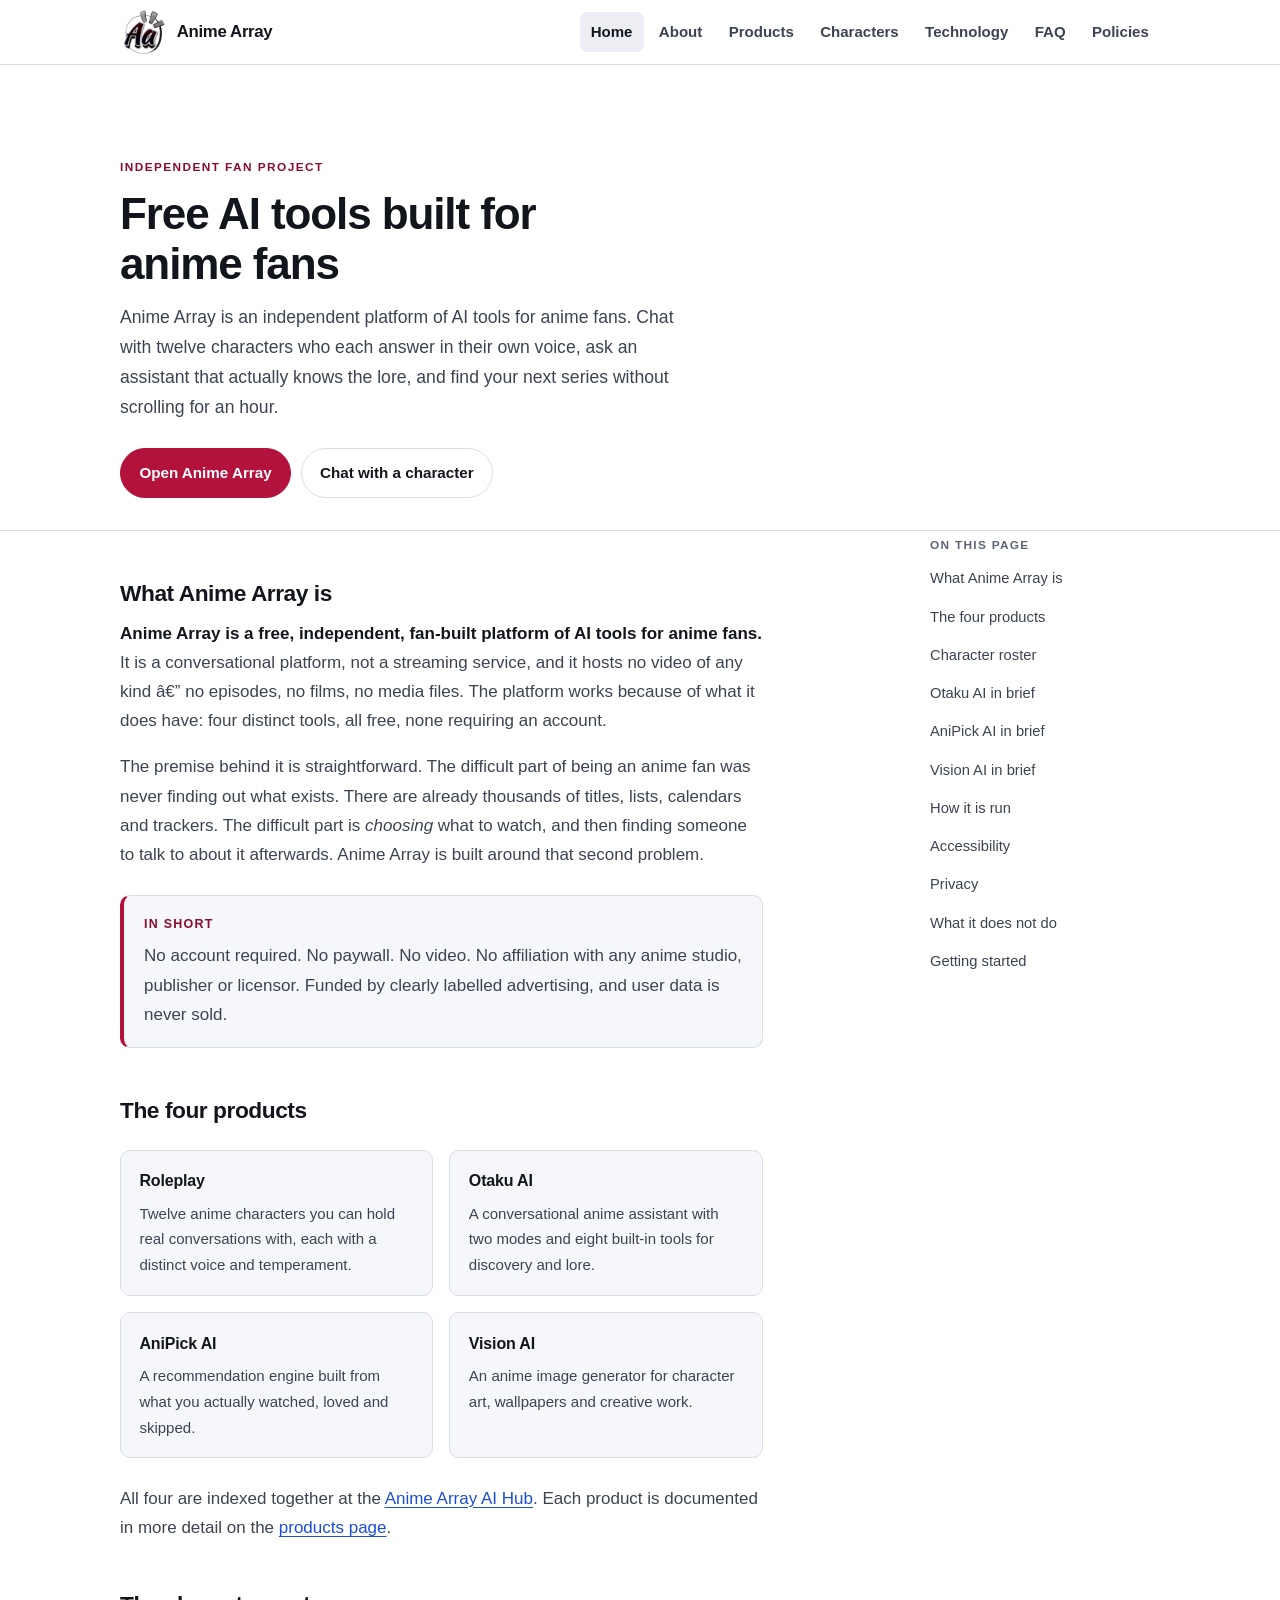
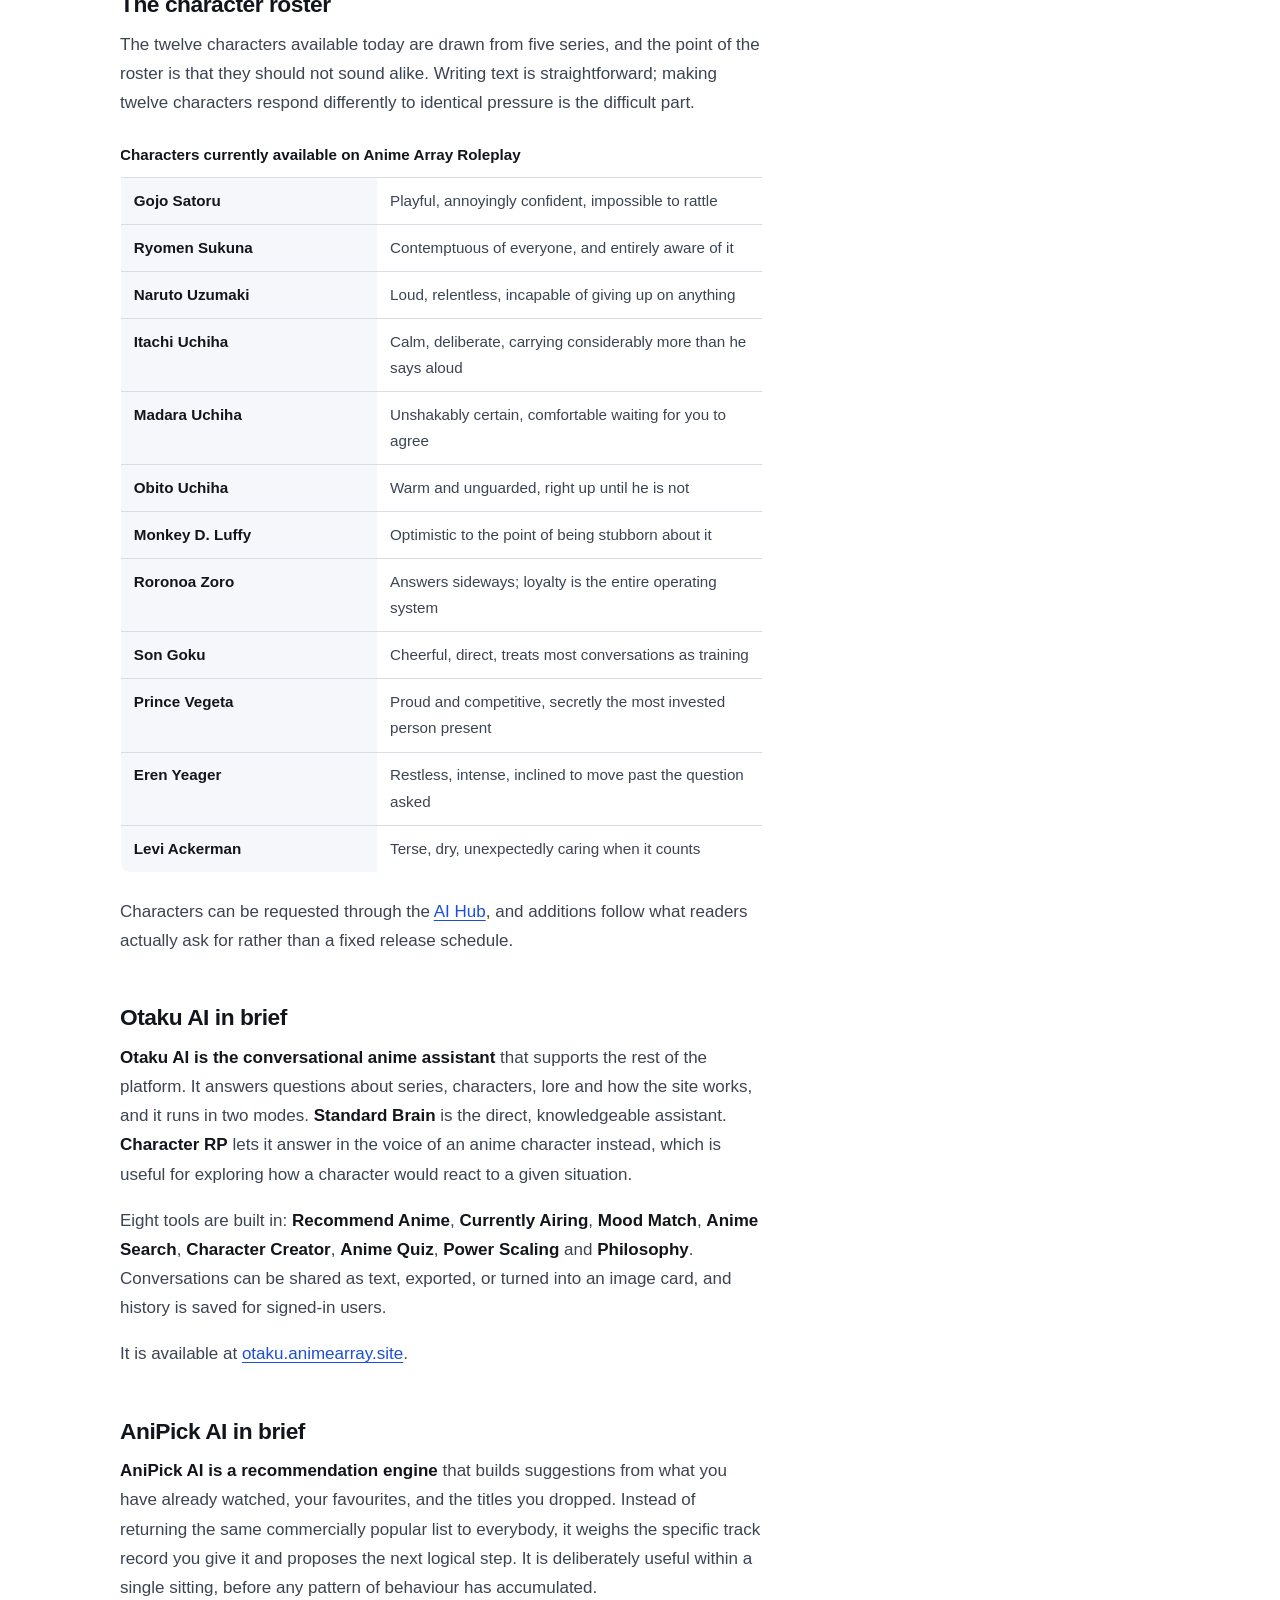
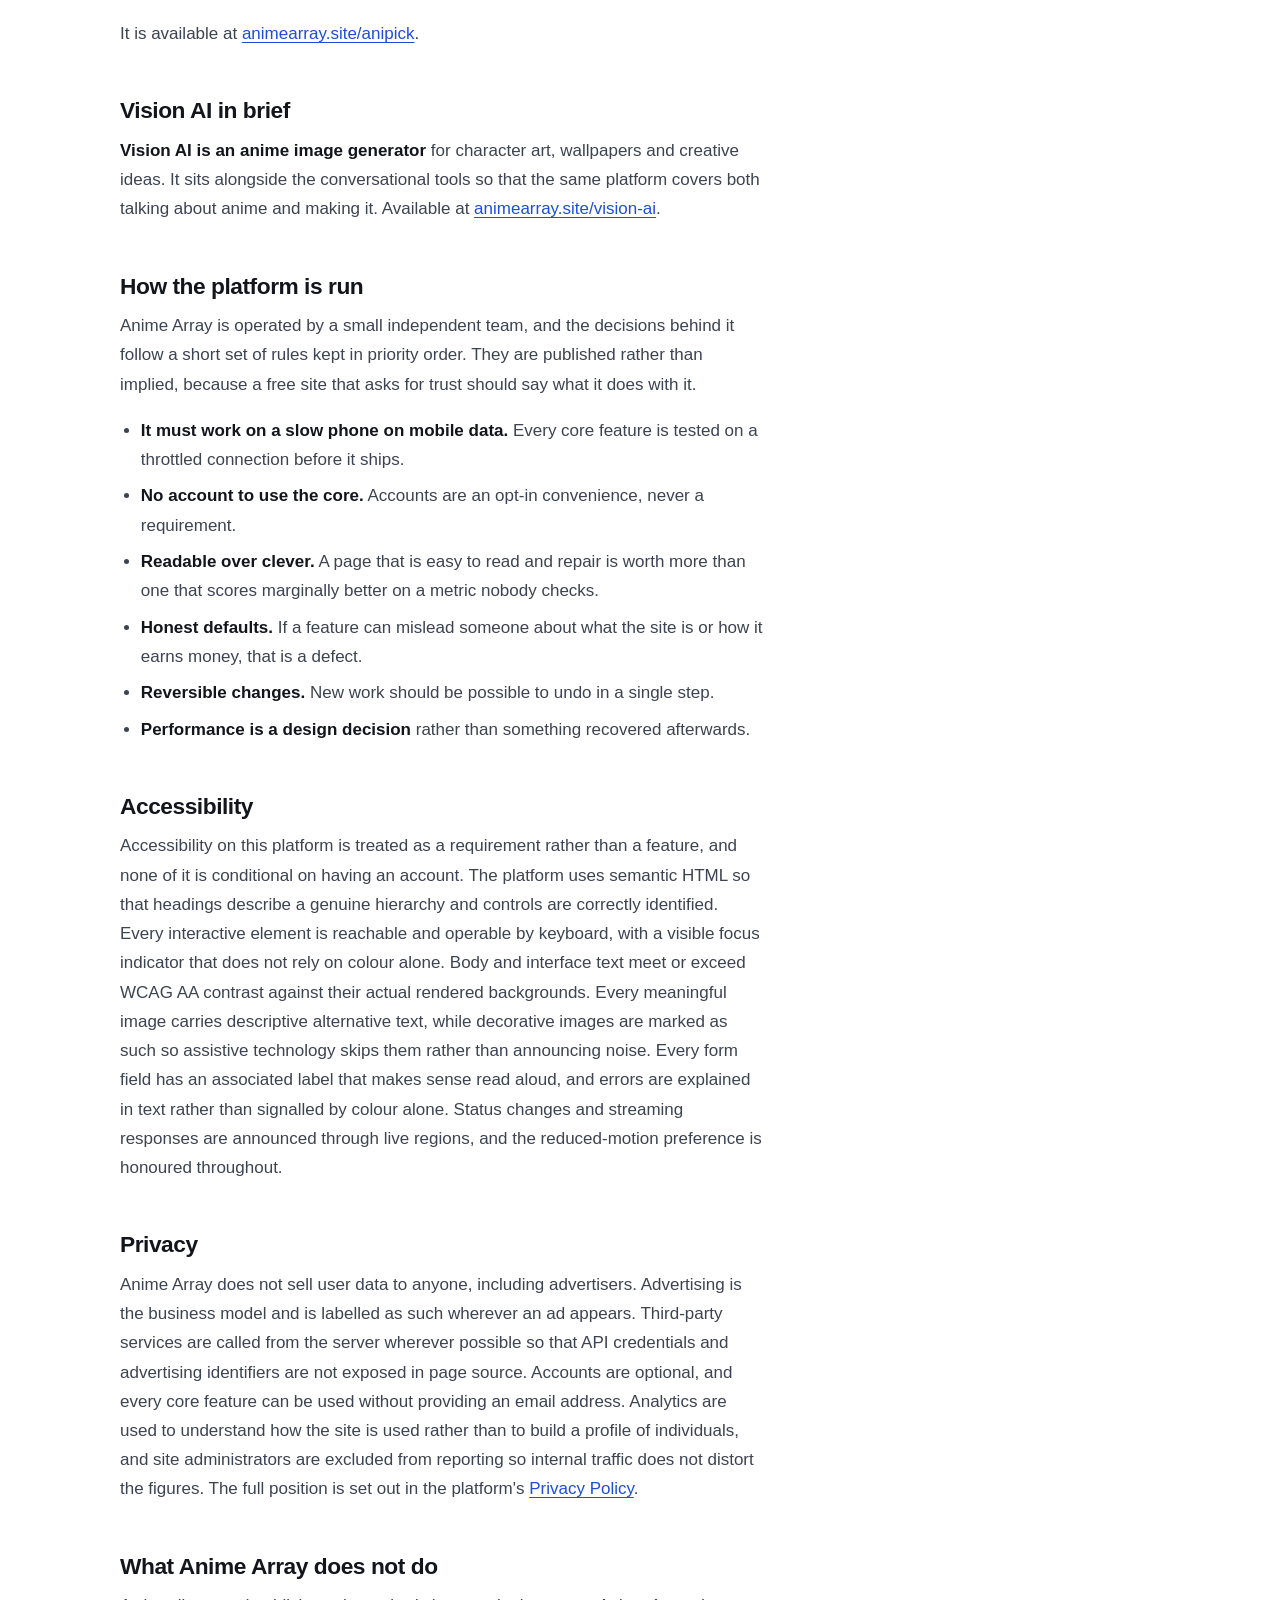
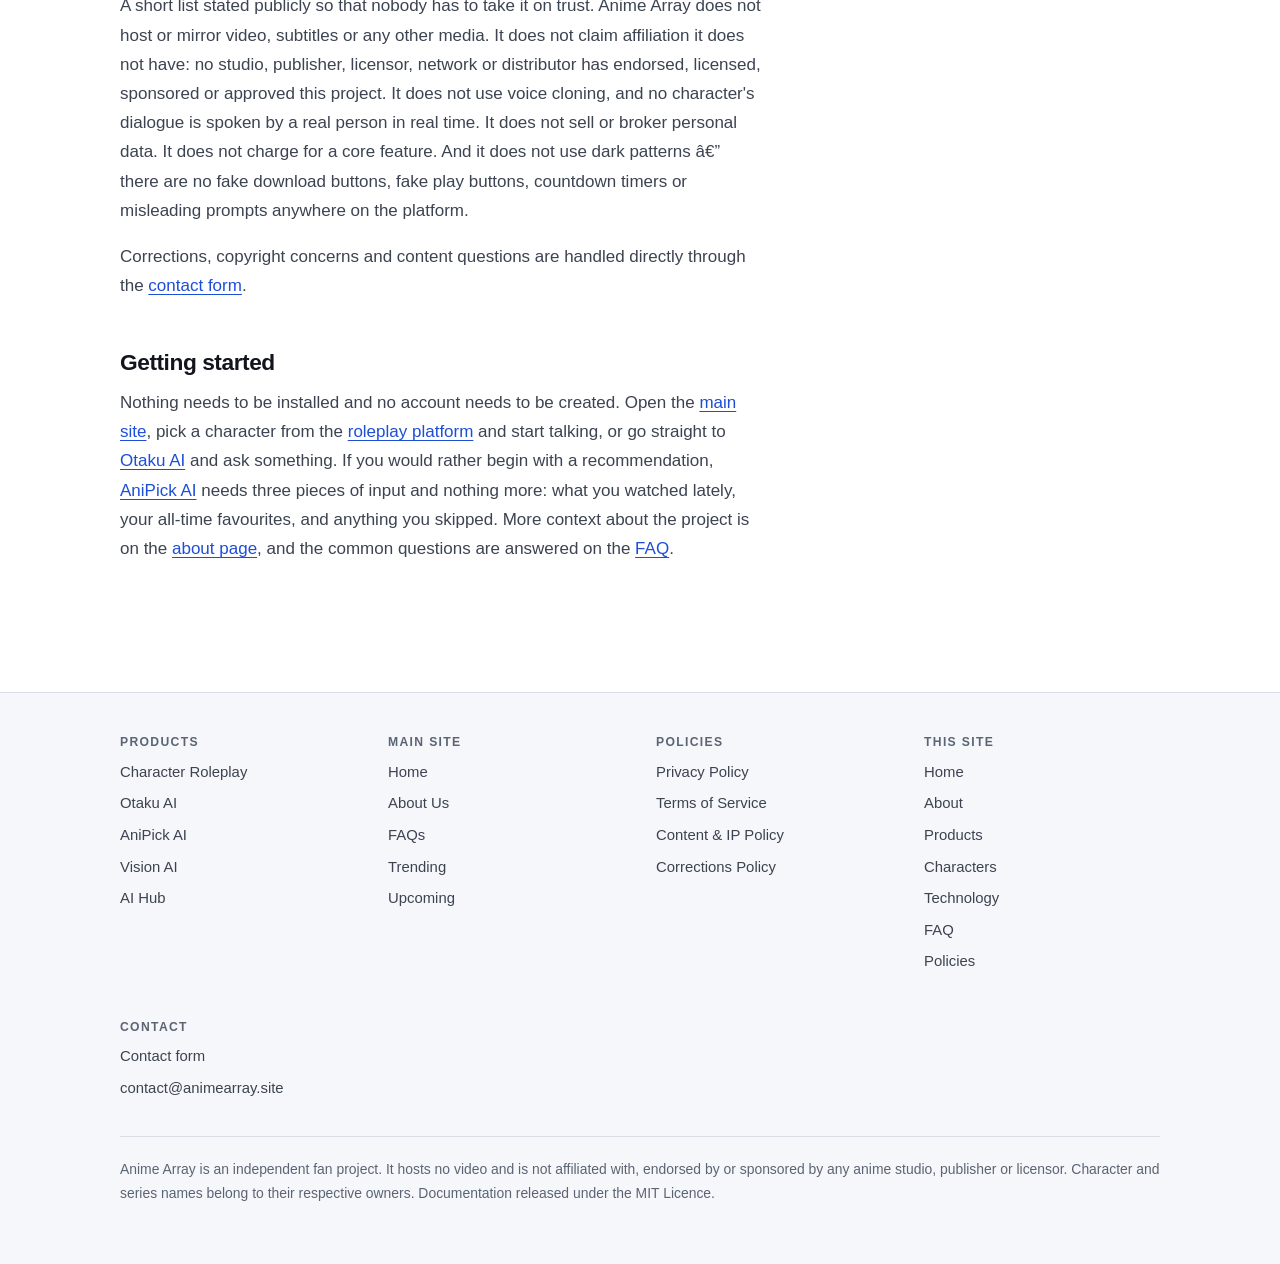
<file: docs/index.html>
﻿<!DOCTYPE html>
<html lang="en">
<head>
<meta charset="utf-8">
<meta name="viewport" content="width=device-width, initial-scale=1">
<title>Anime Array â€” Free AI tools for anime fans | Chat, Discover, Create</title>
<meta name="description" content="Anime Array is a free platform of AI tools for anime fans. Chat with 12 characters in their own voice, ask Otaku AI about the lore, find your next series.">
<meta name="theme-color" content="#b3123c">
<link rel="canonical" href="https://muqeet-1138.github.io/Anime-Array/">

<meta property="og:type" content="website">
<meta property="og:site_name" content="Anime Array">
<meta property="og:title" content="Anime Array â€” Free AI tools for anime fans">
<meta property="og:description" content="Chat with 12 anime characters who answer in their own voice. An AI assistant that knows the lore. Free, no account required.">
<meta property="og:url" content="https://muqeet-1138.github.io/Anime-Array/">
<meta property="og:image" content="https://muqeet-1138.github.io/Anime-Array/assets/og-default.png">
<meta property="og:image:width" content="1200">
<meta property="og:image:height" content="630">
<meta property="og:image:type" content="image/png">
<meta property="og:image:alt" content="Anime Array â€” free AI tools for anime fans">
<meta name="twitter:image" content="https://muqeet-1138.github.io/Anime-Array/assets/og-default.png">
<meta name="twitter:image:alt" content="Anime Array â€” free AI tools for anime fans">
<meta property="og:locale" content="en_GB">

<meta name="twitter:card" content="summary_large_image">
<meta name="twitter:title" content="Anime Array â€” Free AI tools for anime fans">
<meta name="twitter:description" content="Chat with 12 anime characters who answer in their own voice. Free, no signup required.">

<link rel="icon" href="assets/favicon.ico" sizes="48x48 32x32 16x16">
<link rel="icon" type="image/png" sizes="48x48" href="assets/favicon-48.png">
<link rel="icon" type="image/png" sizes="32x32" href="assets/favicon-32.png">
<link rel="icon" type="image/png" sizes="16x16" href="assets/favicon-16.png">
<link rel="apple-touch-icon" sizes="180x180" href="assets/apple-touch-icon.png">
<link rel="stylesheet" href="assets/style.css">

<script type="application/ld+json">
{
  "@context": "https://schema.org",
  "@graph": [
    {
      "@type": "Organization",
      "@id": "https://animearray.site/#organization",
      "name": "Anime Array",
      "alternateName": "AnimeArray",
      "url": "https://animearray.site/",
      "description": "Independent fan-built platform of free AI tools for anime fans, including character roleplay, a conversational anime assistant, a recommendation engine and an anime image generator.",
      "email": "contact@animearray.site",
      "nonprofit": false,
      "foundingDate": "2026",
      "sameAs": [
        "https://animearray.site/",
        "https://roleplay.animearray.site/",
        "https://otaku.animearray.site/",
        "https://animearray.site/ai-hub/"
      ]
    },
    {
      "@type": "WebSite",
      "@id": "https://muqeet-1138.github.io/Anime-Array/#website",
      "url": "https://muqeet-1138.github.io/Anime-Array/",
      "name": "Anime Array",
      "inLanguage": "en-GB",
      "publisher": { "@id": "https://animearray.site/#organization" },
      "potentialAction": {
        "@type": "SearchAction",
        "target": { "@type": "EntryPoint", "urlTemplate": "https://animearray.site/?s={search_term_string}" },
        "query-input": "required name=search_term_string"
      }
    },
    {
      "@type": "SoftwareApplication",
      "@id": "https://muqeet-1138.github.io/Anime-Array/#app",
      "name": "Anime Array",
      "applicationCategory": "MultimediaApplication",
      "operatingSystem": "Any modern web browser",
      "url": "https://animearray.site/",
      "publisher": { "@id": "https://animearray.site/#organization" },
      "offers": { "@type": "Offer", "price": "0", "priceCurrency": "USD" },
      "featureList": [
        "Character roleplay with 12 characters",
        "Otaku AI conversational assistant",
        "AniPick AI recommendation engine",
        "Vision AI image generator",
        "No account required",
        "Free to use"
      ]
    },
    {
      "@type": "FAQPage",
      "@id": "https://muqeet-1138.github.io/Anime-Array/#faq",
      "mainEntity": [
        {
          "@type": "Question",
          "name": "What is Anime Array?",
          "acceptedAnswer": {
            "@type": "Answer",
            "text": "Anime Array is an independent, fan-built platform of free AI tools for anime fans. It is a conversational platform rather than a streaming service and hosts no video. Its products are character roleplay, the Otaku AI assistant, the AniPick recommendation engine and the Vision AI image generator."
          }
        },
        {
          "@type": "Question",
          "name": "Is Anime Array free?",
          "acceptedAnswer": {
            "@type": "Answer",
            "text": "Yes. Every core feature is free and no account is required. The site is funded entirely by clearly labelled advertising, with no subscription and no sale of user data."
          }
        },
        {
          "@type": "Question",
          "name": "Does Anime Array host anime or stream video?",
          "acceptedAnswer": {
            "@type": "Answer",
            "text": "No. Anime Array hosts no episodes, films, subtitles or other media files. It is a discovery and conversation platform, not a broadcaster."
          }
        },
        {
          "@type": "Question",
          "name": "Is Anime Array affiliated with any anime studio?",
          "acceptedAnswer": {
            "@type": "Answer",
            "text": "No. Anime Array is an independent fan project with no endorsement, sponsorship or licence from any studio, publisher, licensor or rights holder. Character and series names are used only to identify the source material the characters are inspired by."
          }
        },
        {
          "@type": "Question",
          "name": "How many characters can I chat with?",
          "acceptedAnswer": {
            "@type": "Answer",
            "text": "Twelve characters are currently available, drawn from Jujutsu Kaisen, Naruto, Dragon Ball, One Piece and Attack on Titan. Each has a distinct voice and temperament, and more are added based on reader requests."
          }
        }
      ]
    }
  ]
}
</script>
</head>
<body>
<a class="skip" href="#main">Skip to content</a>

<header class="site">
  <div class="wrap bar">
    <a class="brand" href="index.html">
      <img class="mark" src="assets/logo-64.png" srcset="assets/logo-64.png 1x, assets/logo-192.png 2x" alt="" width="48" height="48" decoding="async">
      <span>Anime Array</span>
    </a>
    <nav class="site" aria-label="Primary">
      <a href="index.html" aria-current="page">Home</a>
      <a href="about.html">About</a>
      <a href="products.html">Products</a>
      <a href="characters.html">Characters</a>
      <a href="technology.html">Technology</a>
      <a href="faq.html">FAQ</a>
      <a href="policies.html">Policies</a>
    </nav>
  </div>
</header>

<main id="main">
  <section class="hero">
    <div class="wrap">
      <p class="eyebrow">Independent fan project</p>
      <h1>Free AI tools built for anime fans</h1>
      <p class="lede">Anime Array is an independent platform of AI tools for anime fans. Chat with twelve characters who each answer in their own voice, ask an assistant that actually knows the lore, and find your next series without scrolling for an hour.</p>
      <div class="cta">
        <a class="btn" href="https://animearray.site/">Open Anime Array</a>
        <a class="btn ghost" href="https://roleplay.animearray.site/">Chat with a character</a>
      </div>
    </div>
  </section>

  <div class="wrap">
    <div class="layout">
      <article>

        <h2 id="what">What Anime Array is</h2>
        <p><strong>Anime Array is a free, independent, fan-built platform of AI tools for anime fans.</strong> It is a conversational platform, not a streaming service, and it hosts no video of any kind â€” no episodes, no films, no media files. The platform works because of what it does have: four distinct tools, all free, none requiring an account.</p>
        <p>The premise behind it is straightforward. The difficult part of being an anime fan was never finding out what exists. There are already thousands of titles, lists, calendars and trackers. The difficult part is <em>choosing</em> what to watch, and then finding someone to talk to about it afterwards. Anime Array is built around that second problem.</p>

        <div class="callout">
          <span class="label">In short</span>
          <p>No account required. No paywall. No video. No affiliation with any anime studio, publisher or licensor. Funded by clearly labelled advertising, and user data is never sold.</p>
        </div>

        <h2 id="products">The four products</h2>
        <div class="cards">
          <div class="card">
            <h3>Roleplay</h3>
            <p>Twelve anime characters you can hold real conversations with, each with a distinct voice and temperament.</p>
          </div>
          <div class="card">
            <h3>Otaku AI</h3>
            <p>A conversational anime assistant with two modes and eight built-in tools for discovery and lore.</p>
          </div>
          <div class="card">
            <h3>AniPick AI</h3>
            <p>A recommendation engine built from what you actually watched, loved and skipped.</p>
          </div>
          <div class="card">
            <h3>Vision AI</h3>
            <p>An anime image generator for character art, wallpapers and creative work.</p>
          </div>
        </div>
        <p>All four are indexed together at the <a href="https://animearray.site/ai-hub/">Anime Array AI Hub</a>. Each product is documented in more detail on the <a href="products.html">products page</a>.</p>

        <h2 id="characters">The character roster</h2>
        <p>The twelve characters available today are drawn from five series, and the point of the roster is that they should not sound alike. Writing text is straightforward; making twelve characters respond differently to identical pressure is the difficult part.</p>
        <table class="facts">
          <caption>Characters currently available on Anime Array Roleplay</caption>
          <tbody>
            <tr><th scope="row">Gojo Satoru</th><td>Playful, annoyingly confident, impossible to rattle</td></tr>
            <tr><th scope="row">Ryomen Sukuna</th><td>Contemptuous of everyone, and entirely aware of it</td></tr>
            <tr><th scope="row">Naruto Uzumaki</th><td>Loud, relentless, incapable of giving up on anything</td></tr>
            <tr><th scope="row">Itachi Uchiha</th><td>Calm, deliberate, carrying considerably more than he says aloud</td></tr>
            <tr><th scope="row">Madara Uchiha</th><td>Unshakably certain, comfortable waiting for you to agree</td></tr>
            <tr><th scope="row">Obito Uchiha</th><td>Warm and unguarded, right up until he is not</td></tr>
            <tr><th scope="row">Monkey D. Luffy</th><td>Optimistic to the point of being stubborn about it</td></tr>
            <tr><th scope="row">Roronoa Zoro</th><td>Answers sideways; loyalty is the entire operating system</td></tr>
            <tr><th scope="row">Son Goku</th><td>Cheerful, direct, treats most conversations as training</td></tr>
            <tr><th scope="row">Prince Vegeta</th><td>Proud and competitive, secretly the most invested person present</td></tr>
            <tr><th scope="row">Eren Yeager</th><td>Restless, intense, inclined to move past the question asked</td></tr>
            <tr><th scope="row">Levi Ackerman</th><td>Terse, dry, unexpectedly caring when it counts</td></tr>
          </tbody>
        </table>
        <p>Characters can be requested through the <a href="https://animearray.site/ai-hub/">AI Hub</a>, and additions follow what readers actually ask for rather than a fixed release schedule.</p>

        <h2 id="otaku">Otaku AI in brief</h2>
        <p><strong>Otaku AI is the conversational anime assistant</strong> that supports the rest of the platform. It answers questions about series, characters, lore and how the site works, and it runs in two modes. <strong>Standard Brain</strong> is the direct, knowledgeable assistant. <strong>Character RP</strong> lets it answer in the voice of an anime character instead, which is useful for exploring how a character would react to a given situation.</p>
        <p>Eight tools are built in: <strong>Recommend Anime</strong>, <strong>Currently Airing</strong>, <strong>Mood Match</strong>, <strong>Anime Search</strong>, <strong>Character Creator</strong>, <strong>Anime Quiz</strong>, <strong>Power Scaling</strong> and <strong>Philosophy</strong>. Conversations can be shared as text, exported, or turned into an image card, and history is saved for signed-in users.</p>
        <p>It is available at <a href="https://otaku.animearray.site/">otaku.animearray.site</a>.</p>

        <h2 id="anipick">AniPick AI in brief</h2>
        <p><strong>AniPick AI is a recommendation engine</strong> that builds suggestions from what you have already watched, your favourites, and the titles you dropped. Instead of returning the same commercially popular list to everybody, it weighs the specific track record you give it and proposes the next logical step. It is deliberately useful within a single sitting, before any pattern of behaviour has accumulated.</p>
        <p>It is available at <a href="https://animearray.site/anipick/">animearray.site/anipick</a>.</p>

        <h2 id="vision">Vision AI in brief</h2>
        <p><strong>Vision AI is an anime image generator</strong> for character art, wallpapers and creative ideas. It sits alongside the conversational tools so that the same platform covers both talking about anime and making it. Available at <a href="https://animearray.site/vision-ai/">animearray.site/vision-ai</a>.</p>

        <h2 id="principles">How the platform is run</h2>
        <p>Anime Array is operated by a small independent team, and the decisions behind it follow a short set of rules kept in priority order. They are published rather than implied, because a free site that asks for trust should say what it does with it.</p>
        <ul>
          <li><strong>It must work on a slow phone on mobile data.</strong> Every core feature is tested on a throttled connection before it ships.</li>
          <li><strong>No account to use the core.</strong> Accounts are an opt-in convenience, never a requirement.</li>
          <li><strong>Readable over clever.</strong> A page that is easy to read and repair is worth more than one that scores marginally better on a metric nobody checks.</li>
          <li><strong>Honest defaults.</strong> If a feature can mislead someone about what the site is or how it earns money, that is a defect.</li>
          <li><strong>Reversible changes.</strong> New work should be possible to undo in a single step.</li>
          <li><strong>Performance is a design decision</strong> rather than something recovered afterwards.</li>
        </ul>

        <h2 id="accessibility">Accessibility</h2>
        <p>Accessibility on this platform is treated as a requirement rather than a feature, and none of it is conditional on having an account. The platform uses semantic HTML so that headings describe a genuine hierarchy and controls are correctly identified. Every interactive element is reachable and operable by keyboard, with a visible focus indicator that does not rely on colour alone. Body and interface text meet or exceed WCAG AA contrast against their actual rendered backgrounds. Every meaningful image carries descriptive alternative text, while decorative images are marked as such so assistive technology skips them rather than announcing noise. Every form field has an associated label that makes sense read aloud, and errors are explained in text rather than signalled by colour alone. Status changes and streaming responses are announced through live regions, and the reduced-motion preference is honoured throughout.</p>

        <h2 id="privacy">Privacy</h2>
        <p>Anime Array does not sell user data to anyone, including advertisers. Advertising is the business model and is labelled as such wherever an ad appears. Third-party services are called from the server wherever possible so that API credentials and advertising identifiers are not exposed in page source. Accounts are optional, and every core feature can be used without providing an email address. Analytics are used to understand how the site is used rather than to build a profile of individuals, and site administrators are excluded from reporting so internal traffic does not distort the figures. The full position is set out in the platform's <a href="https://animearray.site/privacy-policy/">Privacy Policy</a>.</p>

        <h2 id="not">What Anime Array does not do</h2>
        <p>A short list stated publicly so that nobody has to take it on trust. Anime Array does not host or mirror video, subtitles or any other media. It does not claim affiliation it does not have: no studio, publisher, licensor, network or distributor has endorsed, licensed, sponsored or approved this project. It does not use voice cloning, and no character's dialogue is spoken by a real person in real time. It does not sell or broker personal data. It does not charge for a core feature. And it does not use dark patterns â€” there are no fake download buttons, fake play buttons, countdown timers or misleading prompts anywhere on the platform.</p>
        <p>Corrections, copyright concerns and content questions are handled directly through the <a href="https://animearray.site/contact-us/">contact form</a>.</p>

        <h2 id="start">Getting started</h2>
        <p>Nothing needs to be installed and no account needs to be created. Open the <a href="https://animearray.site/">main site</a>, pick a character from the <a href="https://roleplay.animearray.site/">roleplay platform</a> and start talking, or go straight to <a href="https://otaku.animearray.site/">Otaku AI</a> and ask something. If you would rather begin with a recommendation, <a href="https://animearray.site/anipick/">AniPick AI</a> needs three pieces of input and nothing more: what you watched lately, your all-time favourites, and anything you skipped. More context about the project is on the <a href="about.html">about page</a>, and the common questions are answered on the <a href="faq.html">FAQ</a>.</p>

      </article>

      <aside>
        <nav class="toc" aria-label="On this page">
          <h2>On this page</h2>
          <ol>
            <li><a href="#what">What Anime Array is</a></li>
            <li><a href="#products">The four products</a></li>
            <li><a href="#characters">Character roster</a></li>
            <li><a href="#otaku">Otaku AI in brief</a></li>
            <li><a href="#anipick">AniPick AI in brief</a></li>
            <li><a href="#vision">Vision AI in brief</a></li>
            <li><a href="#principles">How it is run</a></li>
            <li><a href="#accessibility">Accessibility</a></li>
            <li><a href="#privacy">Privacy</a></li>
            <li><a href="#not">What it does not do</a></li>
            <li><a href="#start">Getting started</a></li>
          </ol>
        </nav>
      </aside>
    </div>
  </div>
</main>

<footer class="site">
  <div class="wrap">
    <div class="cols">
      <div>
        <h2>Products</h2>
        <ul>
          <li><a href="https://roleplay.animearray.site/">Character Roleplay</a></li>
          <li><a href="https://otaku.animearray.site/">Otaku AI</a></li>
          <li><a href="https://animearray.site/anipick/">AniPick AI</a></li>
          <li><a href="https://animearray.site/vision-ai/">Vision AI</a></li>
          <li><a href="https://animearray.site/ai-hub/">AI Hub</a></li>
        </ul>
      </div>
      <div>
        <h2>Main site</h2>
        <ul>
          <li><a href="https://animearray.site/">Home</a></li>
          <li><a href="https://animearray.site/about-us/">About Us</a></li>
          <li><a href="https://animearray.site/faqs/">FAQs</a></li>
          <li><a href="https://animearray.site/trending/">Trending</a></li>
          <li><a href="https://animearray.site/upcoming/">Upcoming</a></li>
        </ul>
      </div>
      <div>
        <h2>Policies</h2>
        <ul>
          <li><a href="https://animearray.site/privacy-policy/">Privacy Policy</a></li>
          <li><a href="https://animearray.site/terms-of-service/">Terms of Service</a></li>
          <li><a href="policies.html">Content &amp; IP Policy</a></li>
          <li><a href="https://animearray.site/editorial-guidelines-and-corrections-policy/">Corrections Policy</a></li>
        </ul>
      </div>
      <div>
        <h2>This site</h2>
        <ul>
          <li><a href="index.html">Home</a></li>
          <li><a href="about.html">About</a></li>
          <li><a href="products.html">Products</a></li>
          <li><a href="characters.html">Characters</a></li>
          <li><a href="technology.html">Technology</a></li>
          <li><a href="faq.html">FAQ</a></li>
          <li><a href="policies.html">Policies</a></li>
        </ul>
      </div>
      <div>
        <h2>Contact</h2>
        <ul>
          <li><a href="https://animearray.site/contact-us/">Contact form</a></li>
          <li><a href="mailto:contact@animearray.site">contact@animearray.site</a></li>
        </ul>
      </div>
    </div>
    <p class="legal">Anime Array is an independent fan project. It hosts no video and is not affiliated with, endorsed by or sponsored by any anime studio, publisher or licensor. Character and series names belong to their respective owners. Documentation released under the MIT Licence.</p>
  </div>
</footer>
</body>
</html>
</file>
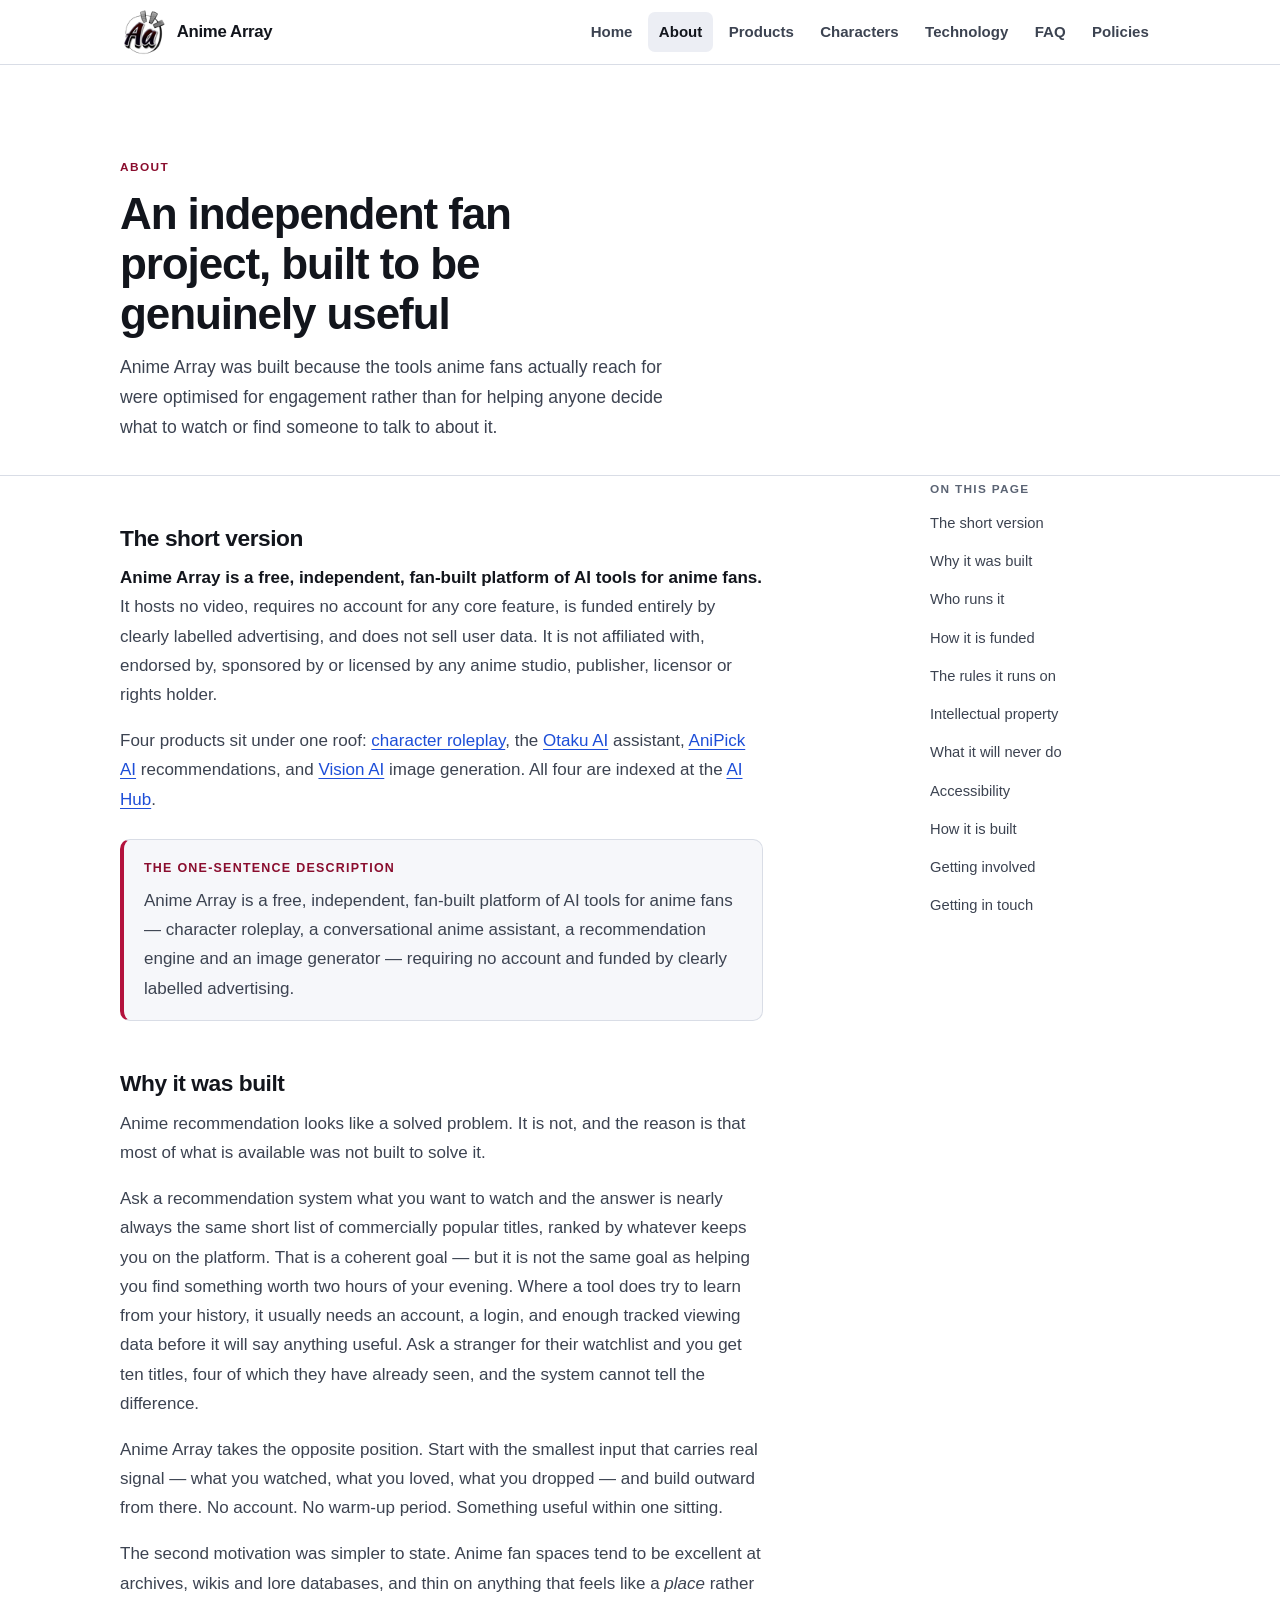
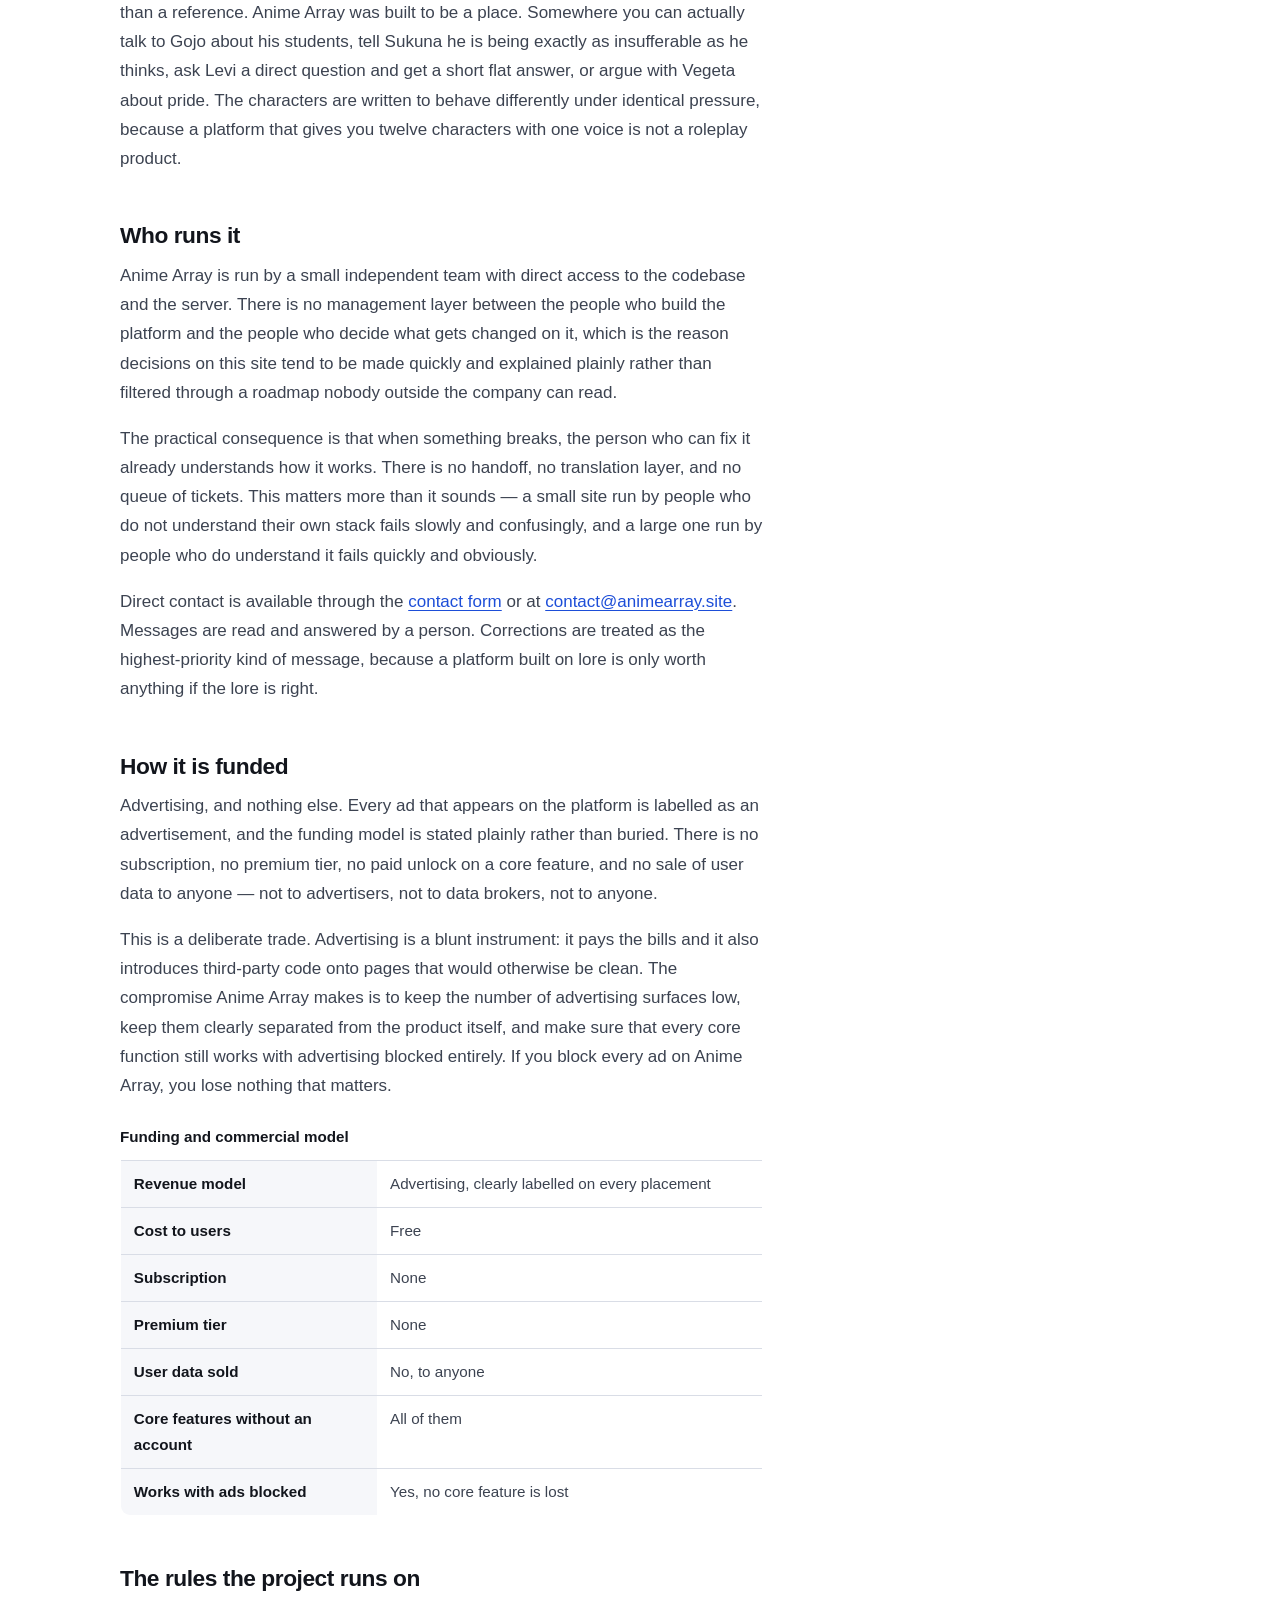
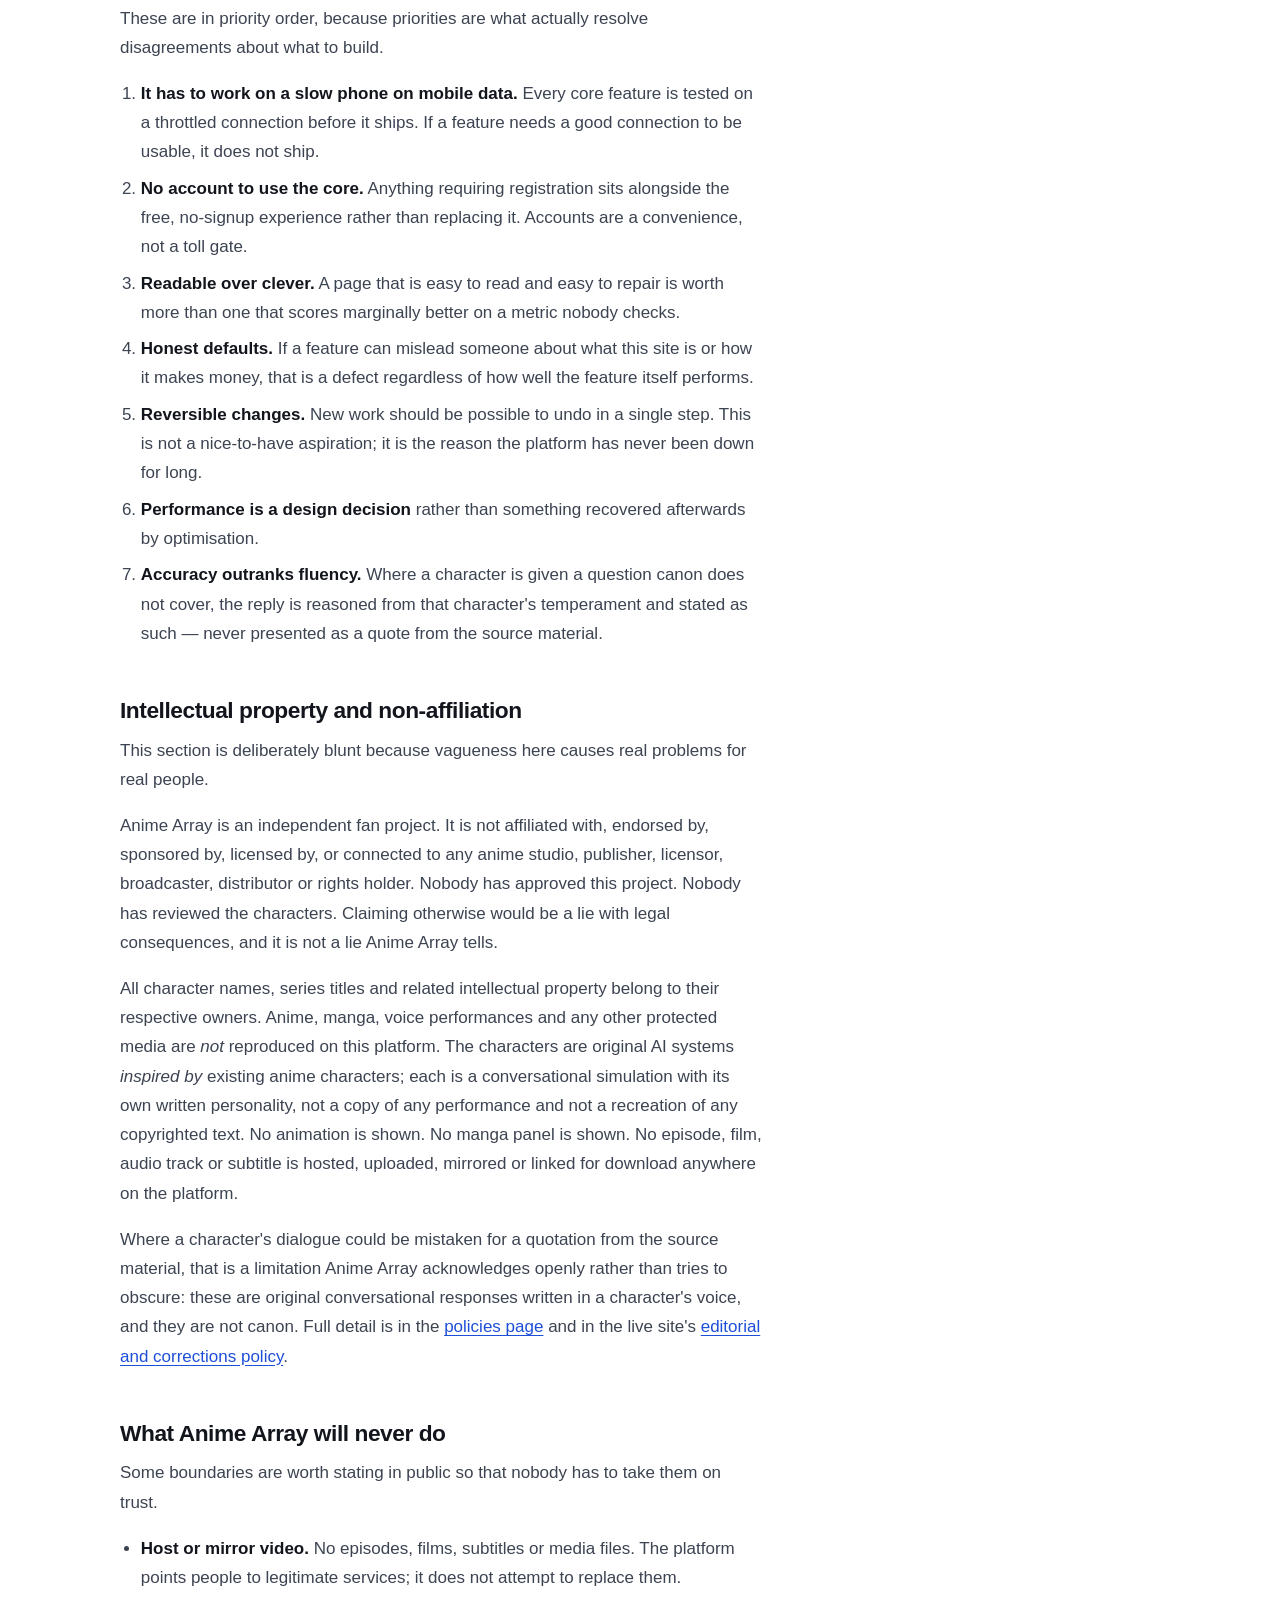
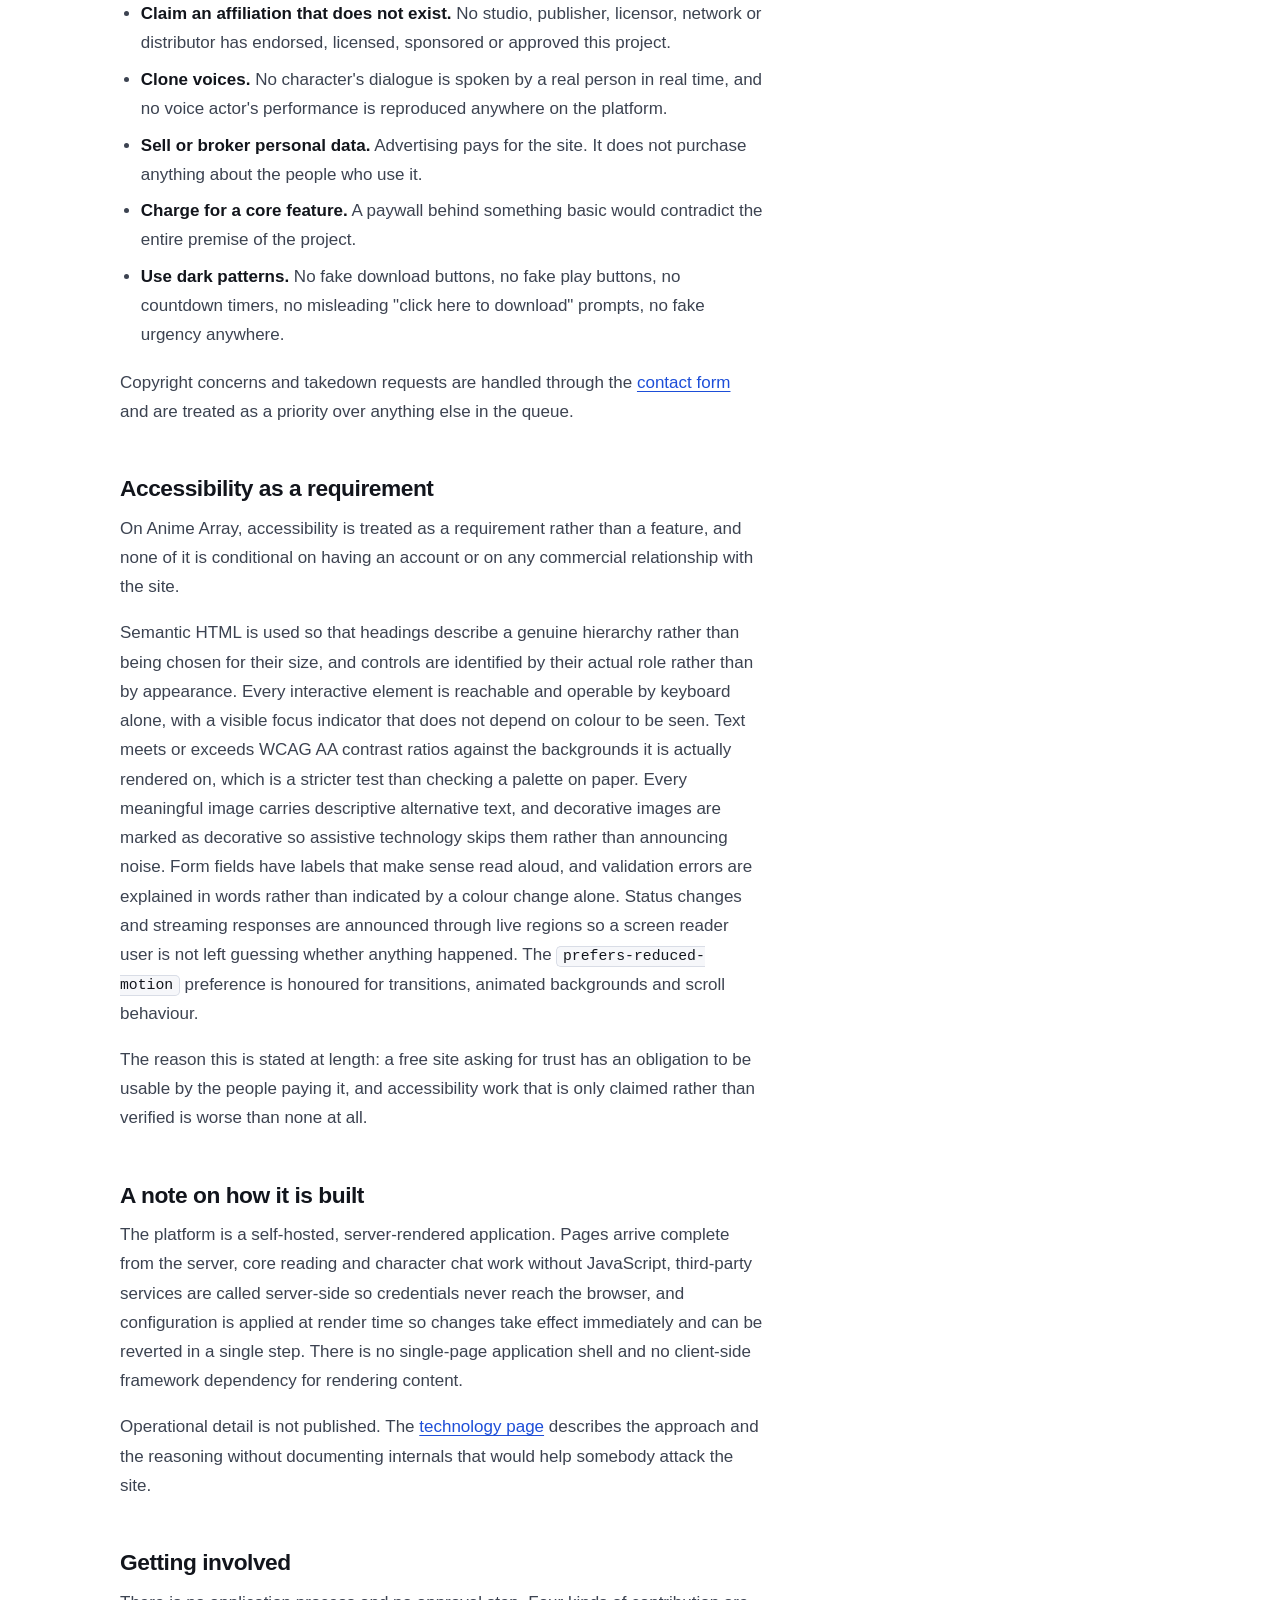
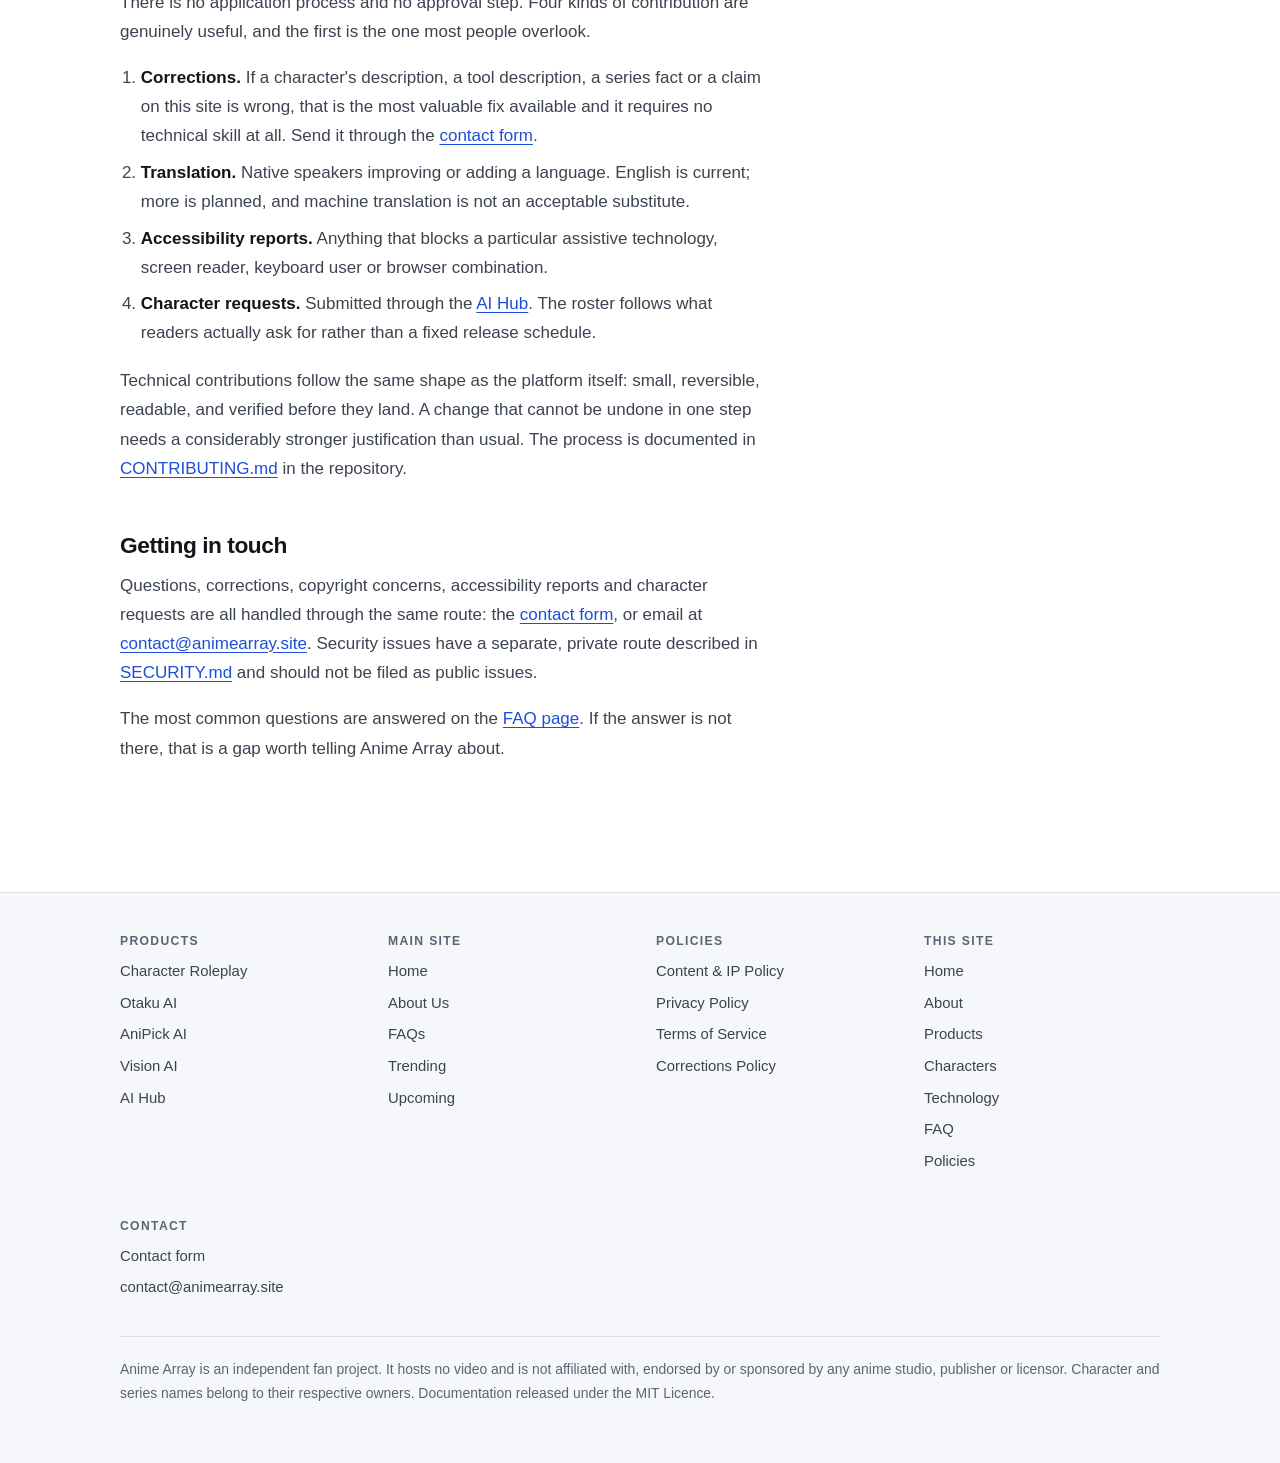
<file: docs/about.html>
<!DOCTYPE html>
<html lang="en">
<head>
<meta charset="utf-8">
<meta name="viewport" content="width=device-width, initial-scale=1">
<title>About Anime Array — An independent fan-built AI platform</title>
<meta name="description" content="Anime Array is an independent, fan-built platform of free AI tools for anime fans. This page covers who runs it, what it stands for, and how it is funded.">
<meta name="theme-color" content="#b3123c">
<link rel="canonical" href="https://muqeet-1138.github.io/Anime-Array/about.html">

<meta property="og:type" content="website">
<meta property="og:site_name" content="Anime Array">
<meta property="og:title" content="About Anime Array — An independent fan-built AI platform">
<meta property="og:description" content="Who runs Anime Array, what it stands for, how it is funded, and what it will never do. Independent, free, no account required.">
<meta property="og:url" content="https://muqeet-1138.github.io/Anime-Array/about.html">
<meta property="og:image" content="https://muqeet-1138.github.io/Anime-Array/assets/og-about.png">
<meta property="og:image:width" content="1200">
<meta property="og:image:height" content="630">
<meta property="og:image:type" content="image/png">
<meta property="og:image:alt" content="About Anime Array — an independent fan-built AI platform">
<meta name="twitter:image" content="https://muqeet-1138.github.io/Anime-Array/assets/og-about.png">
<meta name="twitter:image:alt" content="About Anime Array — an independent fan-built AI platform">
<meta property="og:locale" content="en_GB">

<meta name="twitter:card" content="summary_large_image">
<meta name="twitter:title" content="About Anime Array — An independent fan-built AI platform">
<meta name="twitter:description" content="Independent, free, funded by advertising, no account required. Here is the reasoning behind it.">

<link rel="icon" href="assets/favicon.ico" sizes="48x48 32x32 16x16">
<link rel="icon" type="image/png" sizes="48x48" href="assets/favicon-48.png">
<link rel="icon" type="image/png" sizes="32x32" href="assets/favicon-32.png">
<link rel="icon" type="image/png" sizes="16x16" href="assets/favicon-16.png">
<link rel="apple-touch-icon" sizes="180x180" href="assets/apple-touch-icon.png">
<link rel="stylesheet" href="assets/style.css">

<script type="application/ld+json">
{
  "@context": "https://schema.org",
  "@graph": [
    {
      "@type": "AboutPage",
      "@id": "https://muqeet-1138.github.io/Anime-Array/about.html#page",
      "url": "https://muqeet-1138.github.io/Anime-Array/about.html",
      "name": "About Anime Array",
      "isPartOf": { "@id": "https://muqeet-1138.github.io/Anime-Array/#website" },
      "about": { "@id": "https://animearray.site/#organization" },
      "inLanguage": "en-GB",
      "publisher": { "@id": "https://animearray.site/#organization" },
      "description": "Who runs Anime Array, what the project stands for, how it is funded, and the boundaries it will not cross."
    },
    {
      "@type": "BreadcrumbList",
      "@id": "https://muqeet-1138.github.io/Anime-Array/about.html#crumbs",
      "itemListElement": [
        { "@type": "ListItem", "position": 1, "name": "Home", "item": "https://muqeet-1138.github.io/Anime-Array/" },
        { "@type": "ListItem", "position": 2, "name": "About", "item": "https://muqeet-1138.github.io/Anime-Array/about.html" }
      ]
    },
    {
      "@type": "Organization",
      "@id": "https://animearray.site/#organization",
      "name": "Anime Array",
      "url": "https://animearray.site/",
      "email": "contact@animearray.site",
      "description": "Independent fan-built platform of free AI tools for anime fans, including character roleplay, a conversational anime assistant, a recommendation engine and an anime image generator.",
      "sameAs": [
        "https://animearray.site/",
        "https://roleplay.animearray.site/",
        "https://otaku.animearray.site/",
        "https://animearray.site/ai-hub/"
      ]
    }
  ]
}
</script>
</head>
<body>
<a class="skip" href="#main">Skip to content</a>

<header class="site">
  <div class="wrap bar">
    <a class="brand" href="index.html">
      <img class="mark" src="assets/logo-64.png" srcset="assets/logo-64.png 1x, assets/logo-192.png 2x" alt="" width="48" height="48" decoding="async">
      <span>Anime Array</span>
    </a>
    <nav class="site" aria-label="Primary">
      <a href="index.html">Home</a>
      <a href="about.html" aria-current="page">About</a>
      <a href="products.html">Products</a>
      <a href="characters.html">Characters</a>
      <a href="technology.html">Technology</a>
      <a href="faq.html">FAQ</a>
      <a href="policies.html">Policies</a>
    </nav>
  </div>
</header>

<main id="main">
  <section class="hero">
    <div class="wrap">
      <p class="eyebrow">About</p>
      <h1>An independent fan project, built to be genuinely useful</h1>
      <p class="lede">Anime Array was built because the tools anime fans actually reach for were optimised for engagement rather than for helping anyone decide what to watch or find someone to talk to about it.</p>
    </div>
  </section>

  <div class="wrap">
    <div class="layout">
      <article>

        <h2 id="summary">The short version</h2>
        <p><strong>Anime Array is a free, independent, fan-built platform of AI tools for anime fans.</strong> It hosts no video, requires no account for any core feature, is funded entirely by clearly labelled advertising, and does not sell user data. It is not affiliated with, endorsed by, sponsored by or licensed by any anime studio, publisher, licensor or rights holder.</p>
        <p>Four products sit under one roof: <a href="https://roleplay.animearray.site/">character roleplay</a>, the <a href="https://otaku.animearray.site/">Otaku AI</a> assistant, <a href="https://animearray.site/anipick/">AniPick AI</a> recommendations, and <a href="https://animearray.site/vision-ai/">Vision AI</a> image generation. All four are indexed at the <a href="https://animearray.site/ai-hub/">AI Hub</a>.</p>

        <div class="callout">
          <span class="label">The one-sentence description</span>
          <p>Anime Array is a free, independent, fan-built platform of AI tools for anime fans — character roleplay, a conversational anime assistant, a recommendation engine and an image generator — requiring no account and funded by clearly labelled advertising.</p>
        </div>

        <h2 id="why">Why it was built</h2>
        <p>Anime recommendation looks like a solved problem. It is not, and the reason is that most of what is available was not built to solve it.</p>
        <p>Ask a recommendation system what you want to watch and the answer is nearly always the same short list of commercially popular titles, ranked by whatever keeps you on the platform. That is a coherent goal — but it is not the same goal as helping you find something worth two hours of your evening. Where a tool does try to learn from your history, it usually needs an account, a login, and enough tracked viewing data before it will say anything useful. Ask a stranger for their watchlist and you get ten titles, four of which they have already seen, and the system cannot tell the difference.</p>
        <p>Anime Array takes the opposite position. Start with the smallest input that carries real signal — what you watched, what you loved, what you dropped — and build outward from there. No account. No warm-up period. Something useful within one sitting.</p>
        <p>The second motivation was simpler to state. Anime fan spaces tend to be excellent at archives, wikis and lore databases, and thin on anything that feels like a <em>place</em> rather than a reference. Anime Array was built to be a place. Somewhere you can actually talk to Gojo about his students, tell Sukuna he is being exactly as insufferable as he thinks, ask Levi a direct question and get a short flat answer, or argue with Vegeta about pride. The characters are written to behave differently under identical pressure, because a platform that gives you twelve characters with one voice is not a roleplay product.</p>

        <h2 id="how-run">Who runs it</h2>
        <p>Anime Array is run by a small independent team with direct access to the codebase and the server. There is no management layer between the people who build the platform and the people who decide what gets changed on it, which is the reason decisions on this site tend to be made quickly and explained plainly rather than filtered through a roadmap nobody outside the company can read.</p>
        <p>The practical consequence is that when something breaks, the person who can fix it already understands how it works. There is no handoff, no translation layer, and no queue of tickets. This matters more than it sounds — a small site run by people who do not understand their own stack fails slowly and confusingly, and a large one run by people who do understand it fails quickly and obviously.</p>
        <p>Direct contact is available through the <a href="https://animearray.site/contact-us/">contact form</a> or at <a href="mailto:contact@animearray.site">contact@animearray.site</a>. Messages are read and answered by a person. Corrections are treated as the highest-priority kind of message, because a platform built on lore is only worth anything if the lore is right.</p>

        <h2 id="funded">How it is funded</h2>
        <p>Advertising, and nothing else. Every ad that appears on the platform is labelled as an advertisement, and the funding model is stated plainly rather than buried. There is no subscription, no premium tier, no paid unlock on a core feature, and no sale of user data to anyone — not to advertisers, not to data brokers, not to anyone.</p>
        <p>This is a deliberate trade. Advertising is a blunt instrument: it pays the bills and it also introduces third-party code onto pages that would otherwise be clean. The compromise Anime Array makes is to keep the number of advertising surfaces low, keep them clearly separated from the product itself, and make sure that every core function still works with advertising blocked entirely. If you block every ad on Anime Array, you lose nothing that matters.</p>
        <table class="facts">
          <caption>Funding and commercial model</caption>
          <tbody>
            <tr><th scope="row">Revenue model</th><td>Advertising, clearly labelled on every placement</td></tr>
            <tr><th scope="row">Cost to users</th><td>Free</td></tr>
            <tr><th scope="row">Subscription</th><td>None</td></tr>
            <tr><th scope="row">Premium tier</th><td>None</td></tr>
            <tr><th scope="row">User data sold</th><td>No, to anyone</td></tr>
            <tr><th scope="row">Core features without an account</th><td>All of them</td></tr>
            <tr><th scope="row">Works with ads blocked</th><td>Yes, no core feature is lost</td></tr>
          </tbody>
        </table>

        <h2 id="principles">The rules the project runs on</h2>
        <p>These are in priority order, because priorities are what actually resolve disagreements about what to build.</p>
        <ol>
          <li><strong>It has to work on a slow phone on mobile data.</strong> Every core feature is tested on a throttled connection before it ships. If a feature needs a good connection to be usable, it does not ship.</li>
          <li><strong>No account to use the core.</strong> Anything requiring registration sits alongside the free, no-signup experience rather than replacing it. Accounts are a convenience, not a toll gate.</li>
          <li><strong>Readable over clever.</strong> A page that is easy to read and easy to repair is worth more than one that scores marginally better on a metric nobody checks.</li>
          <li><strong>Honest defaults.</strong> If a feature can mislead someone about what this site is or how it makes money, that is a defect regardless of how well the feature itself performs.</li>
          <li><strong>Reversible changes.</strong> New work should be possible to undo in a single step. This is not a nice-to-have aspiration; it is the reason the platform has never been down for long.</li>
          <li><strong>Performance is a design decision</strong> rather than something recovered afterwards by optimisation.</li>
          <li><strong>Accuracy outranks fluency.</strong> Where a character is given a question canon does not cover, the reply is reasoned from that character's temperament and stated as such — never presented as a quote from the source material.</li>
        </ol>

        <h2 id="ip">Intellectual property and non-affiliation</h2>
        <p>This section is deliberately blunt because vagueness here causes real problems for real people.</p>
        <p>Anime Array is an independent fan project. It is not affiliated with, endorsed by, sponsored by, licensed by, or connected to any anime studio, publisher, licensor, broadcaster, distributor or rights holder. Nobody has approved this project. Nobody has reviewed the characters. Claiming otherwise would be a lie with legal consequences, and it is not a lie Anime Array tells.</p>
        <p>All character names, series titles and related intellectual property belong to their respective owners. Anime, manga, voice performances and any other protected media are <em>not</em> reproduced on this platform. The characters are original AI systems <em>inspired by</em> existing anime characters; each is a conversational simulation with its own written personality, not a copy of any performance and not a recreation of any copyrighted text. No animation is shown. No manga panel is shown. No episode, film, audio track or subtitle is hosted, uploaded, mirrored or linked for download anywhere on the platform.</p>
        <p>Where a character's dialogue could be mistaken for a quotation from the source material, that is a limitation Anime Array acknowledges openly rather than tries to obscure: these are original conversational responses written in a character's voice, and they are not canon. Full detail is in the <a href="policies.html">policies page</a> and in the live site's <a href="https://animearray.site/editorial-guidelines-and-corrections-policy/">editorial and corrections policy</a>.</p>

        <h2 id="what-not">What Anime Array will never do</h2>
        <p>Some boundaries are worth stating in public so that nobody has to take them on trust.</p>
        <ul>
          <li><strong>Host or mirror video.</strong> No episodes, films, subtitles or media files. The platform points people to legitimate services; it does not attempt to replace them.</li>
          <li><strong>Claim an affiliation that does not exist.</strong> No studio, publisher, licensor, network or distributor has endorsed, licensed, sponsored or approved this project.</li>
          <li><strong>Clone voices.</strong> No character's dialogue is spoken by a real person in real time, and no voice actor's performance is reproduced anywhere on the platform.</li>
          <li><strong>Sell or broker personal data.</strong> Advertising pays for the site. It does not purchase anything about the people who use it.</li>
          <li><strong>Charge for a core feature.</strong> A paywall behind something basic would contradict the entire premise of the project.</li>
          <li><strong>Use dark patterns.</strong> No fake download buttons, no fake play buttons, no countdown timers, no misleading "click here to download" prompts, no fake urgency anywhere.</li>
        </ul>
        <p>Copyright concerns and takedown requests are handled through the <a href="https://animearray.site/contact-us/">contact form</a> and are treated as a priority over anything else in the queue.</p>

        <h2 id="access">Accessibility as a requirement</h2>
        <p>On Anime Array, accessibility is treated as a requirement rather than a feature, and none of it is conditional on having an account or on any commercial relationship with the site.</p>
        <p>Semantic HTML is used so that headings describe a genuine hierarchy rather than being chosen for their size, and controls are identified by their actual role rather than by appearance. Every interactive element is reachable and operable by keyboard alone, with a visible focus indicator that does not depend on colour to be seen. Text meets or exceeds WCAG AA contrast ratios against the backgrounds it is actually rendered on, which is a stricter test than checking a palette on paper. Every meaningful image carries descriptive alternative text, and decorative images are marked as decorative so assistive technology skips them rather than announcing noise. Form fields have labels that make sense read aloud, and validation errors are explained in words rather than indicated by a colour change alone. Status changes and streaming responses are announced through live regions so a screen reader user is not left guessing whether anything happened. The <code>prefers-reduced-motion</code> preference is honoured for transitions, animated backgrounds and scroll behaviour.</p>
        <p>The reason this is stated at length: a free site asking for trust has an obligation to be usable by the people paying it, and accessibility work that is only claimed rather than verified is worse than none at all.</p>

        <h2 id="tech-summary">A note on how it is built</h2>
        <p>The platform is a self-hosted, server-rendered application. Pages arrive complete from the server, core reading and character chat work without JavaScript, third-party services are called server-side so credentials never reach the browser, and configuration is applied at render time so changes take effect immediately and can be reverted in a single step. There is no single-page application shell and no client-side framework dependency for rendering content.</p>
        <p>Operational detail is not published. The <a href="technology.html">technology page</a> describes the approach and the reasoning without documenting internals that would help somebody attack the site.</p>

        <h2 id="involved">Getting involved</h2>
        <p>There is no application process and no approval step. Four kinds of contribution are genuinely useful, and the first is the one most people overlook.</p>
        <ol>
          <li><strong>Corrections.</strong> If a character's description, a tool description, a series fact or a claim on this site is wrong, that is the most valuable fix available and it requires no technical skill at all. Send it through the <a href="https://animearray.site/contact-us/">contact form</a>.</li>
          <li><strong>Translation.</strong> Native speakers improving or adding a language. English is current; more is planned, and machine translation is not an acceptable substitute.</li>
          <li><strong>Accessibility reports.</strong> Anything that blocks a particular assistive technology, screen reader, keyboard user or browser combination.</li>
          <li><strong>Character requests.</strong> Submitted through the <a href="https://animearray.site/ai-hub/">AI Hub</a>. The roster follows what readers actually ask for rather than a fixed release schedule.</li>
        </ol>
        <p>Technical contributions follow the same shape as the platform itself: small, reversible, readable, and verified before they land. A change that cannot be undone in one step needs a considerably stronger justification than usual. The process is documented in <a href="https://github.com/muqeet-1138/Anime-Array/blob/main/CONTRIBUTING.md">CONTRIBUTING.md</a> in the repository.</p>

        <h2 id="contact">Getting in touch</h2>
        <p>Questions, corrections, copyright concerns, accessibility reports and character requests are all handled through the same route: the <a href="https://animearray.site/contact-us/">contact form</a>, or email at <a href="mailto:contact@animearray.site">contact@animearray.site</a>. Security issues have a separate, private route described in <a href="https://github.com/muqeet-1138/Anime-Array/blob/main/SECURITY.md">SECURITY.md</a> and should not be filed as public issues.</p>
        <p>The most common questions are answered on the <a href="faq.html">FAQ page</a>. If the answer is not there, that is a gap worth telling Anime Array about.</p>

      </article>

      <aside>
        <nav class="toc" aria-label="On this page">
          <h2>On this page</h2>
          <ol>
            <li><a href="#summary">The short version</a></li>
            <li><a href="#why">Why it was built</a></li>
            <li><a href="#how-run">Who runs it</a></li>
            <li><a href="#funded">How it is funded</a></li>
            <li><a href="#principles">The rules it runs on</a></li>
            <li><a href="#ip">Intellectual property</a></li>
            <li><a href="#what-not">What it will never do</a></li>
            <li><a href="#access">Accessibility</a></li>
            <li><a href="#tech-summary">How it is built</a></li>
            <li><a href="#involved">Getting involved</a></li>
            <li><a href="#contact">Getting in touch</a></li>
          </ol>
        </nav>
      </aside>
    </div>
  </div>
</main>

<footer class="site">
  <div class="wrap">
    <div class="cols">
      <div>
        <h2>Products</h2>
        <ul>
          <li><a href="https://roleplay.animearray.site/">Character Roleplay</a></li>
          <li><a href="https://otaku.animearray.site/">Otaku AI</a></li>
          <li><a href="https://animearray.site/anipick/">AniPick AI</a></li>
          <li><a href="https://animearray.site/vision-ai/">Vision AI</a></li>
          <li><a href="https://animearray.site/ai-hub/">AI Hub</a></li>
        </ul>
      </div>
      <div>
        <h2>Main site</h2>
        <ul>
          <li><a href="https://animearray.site/">Home</a></li>
          <li><a href="https://animearray.site/about-us/">About Us</a></li>
          <li><a href="https://animearray.site/faqs/">FAQs</a></li>
          <li><a href="https://animearray.site/trending/">Trending</a></li>
          <li><a href="https://animearray.site/upcoming/">Upcoming</a></li>
        </ul>
      </div>
      <div>
        <h2>Policies</h2>
        <ul>
          <li><a href="policies.html">Content &amp; IP Policy</a></li>
          <li><a href="https://animearray.site/privacy-policy/">Privacy Policy</a></li>
          <li><a href="https://animearray.site/terms-of-service/">Terms of Service</a></li>
          <li><a href="https://animearray.site/editorial-guidelines-and-corrections-policy/">Corrections Policy</a></li>
        </ul>
      </div>
      <div>
        <h2>This site</h2>
        <ul>
          <li><a href="index.html">Home</a></li>
          <li><a href="about.html">About</a></li>
          <li><a href="products.html">Products</a></li>
          <li><a href="characters.html">Characters</a></li>
          <li><a href="technology.html">Technology</a></li>
          <li><a href="faq.html">FAQ</a></li>
          <li><a href="policies.html">Policies</a></li>
        </ul>
      </div>
      <div>
        <h2>Contact</h2>
        <ul>
          <li><a href="https://animearray.site/contact-us/">Contact form</a></li>
          <li><a href="mailto:contact@animearray.site">contact@animearray.site</a></li>
        </ul>
      </div>
    </div>
    <p class="legal">Anime Array is an independent fan project. It hosts no video and is not affiliated with, endorsed by or sponsored by any anime studio, publisher or licensor. Character and series names belong to their respective owners. Documentation released under the MIT Licence.</p>
  </div>
</footer>
</body>
</html>
</file>
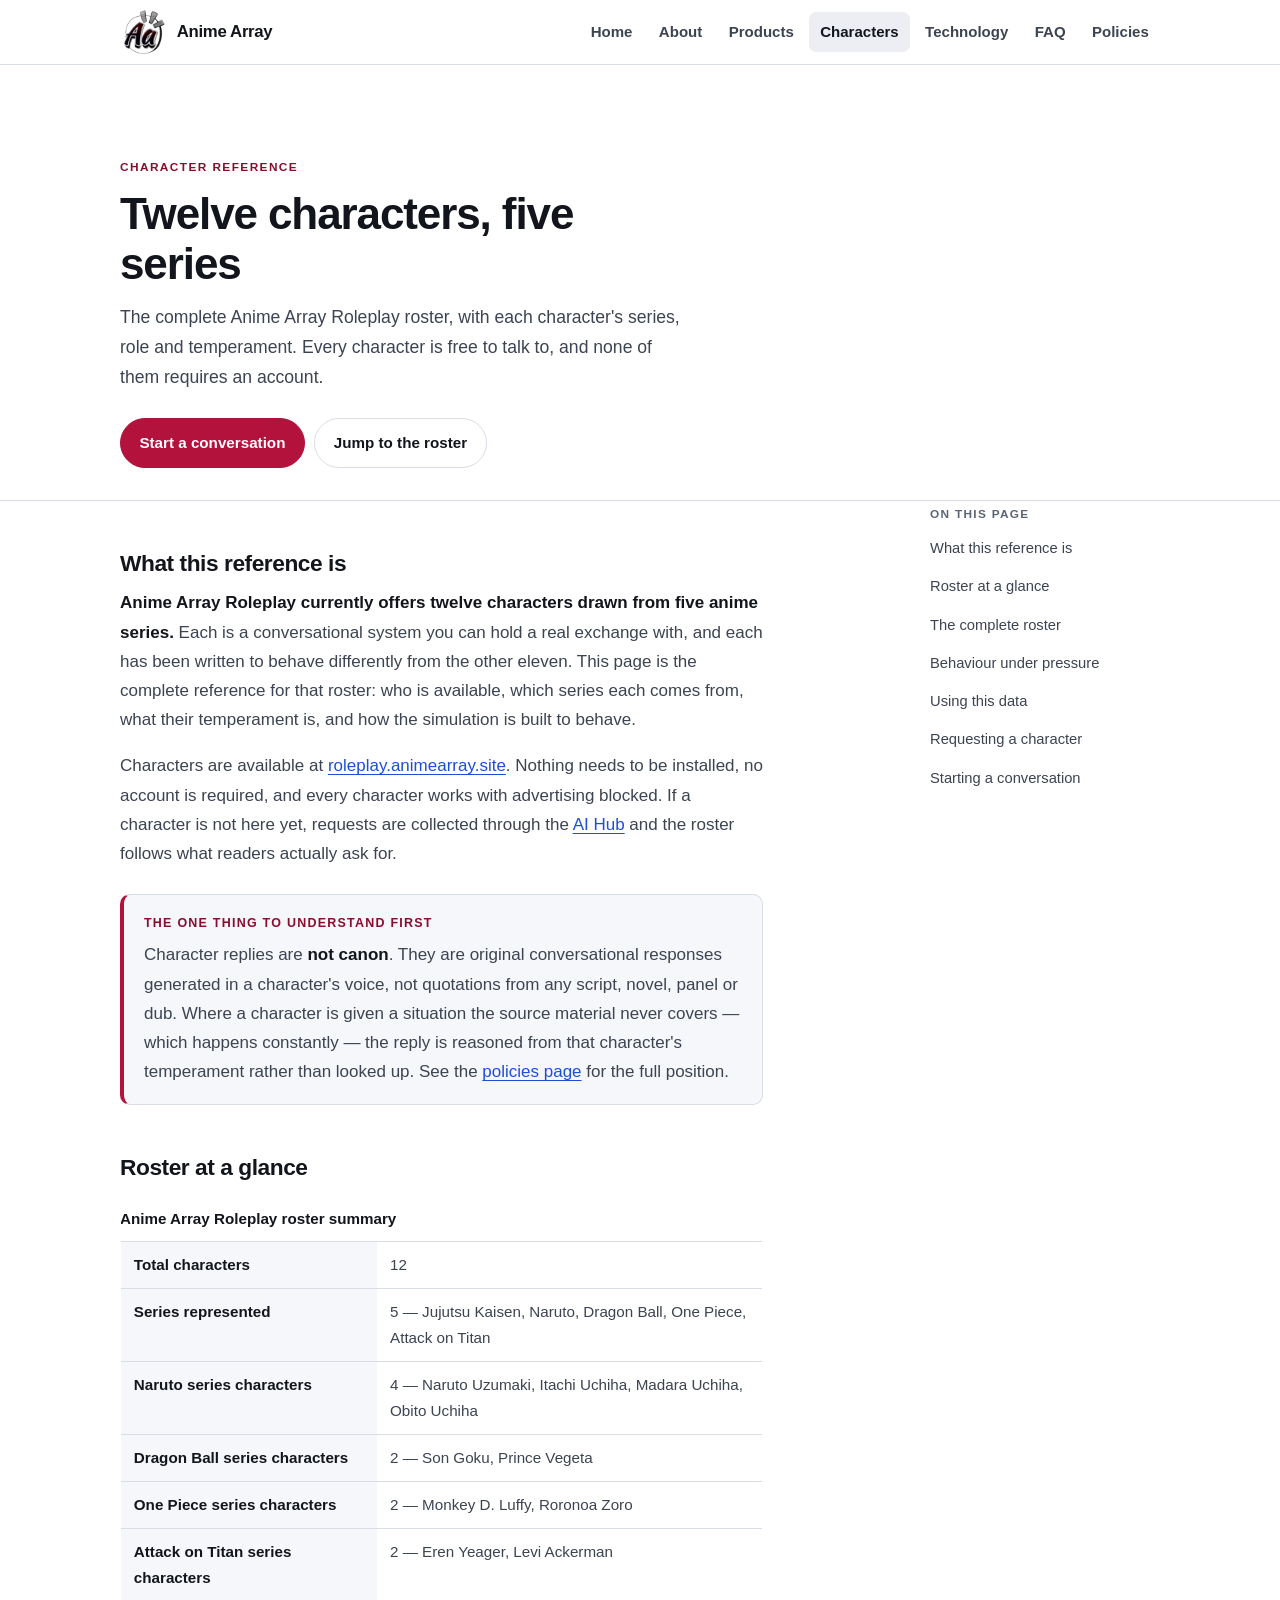
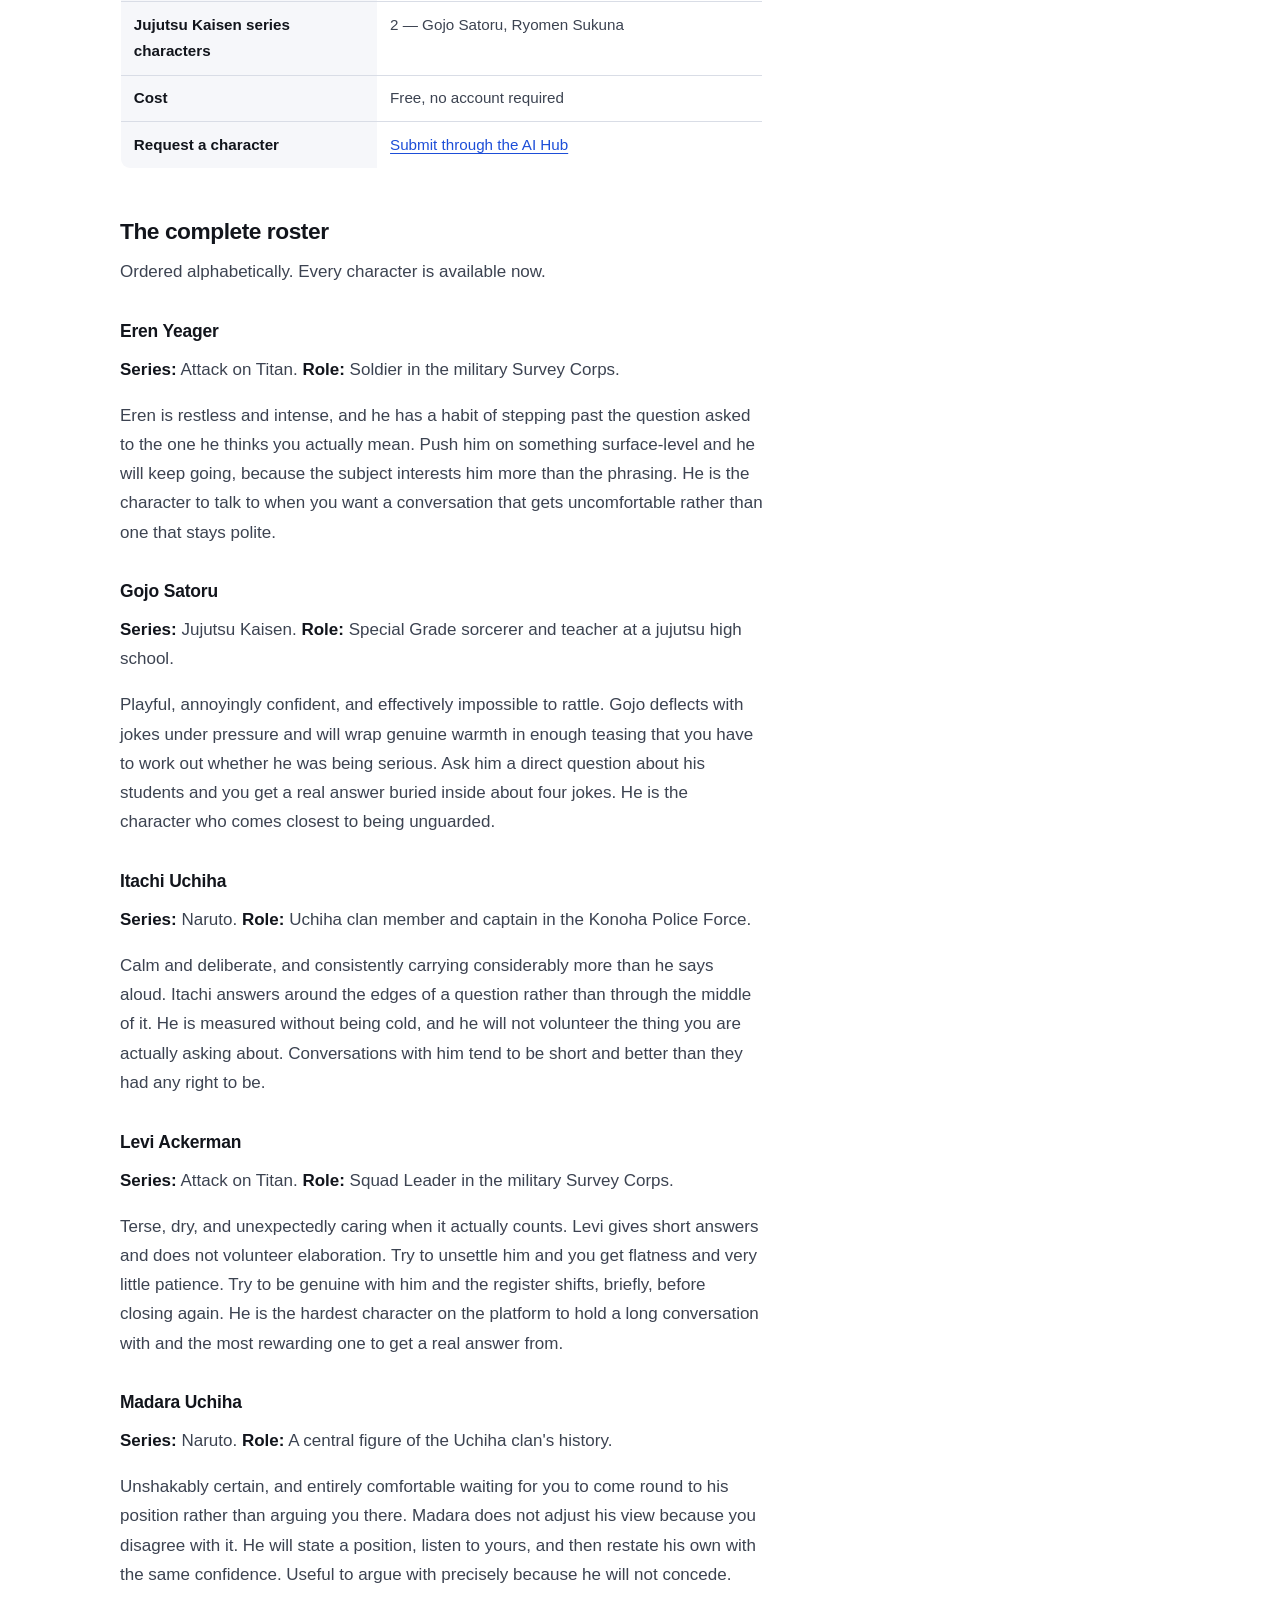
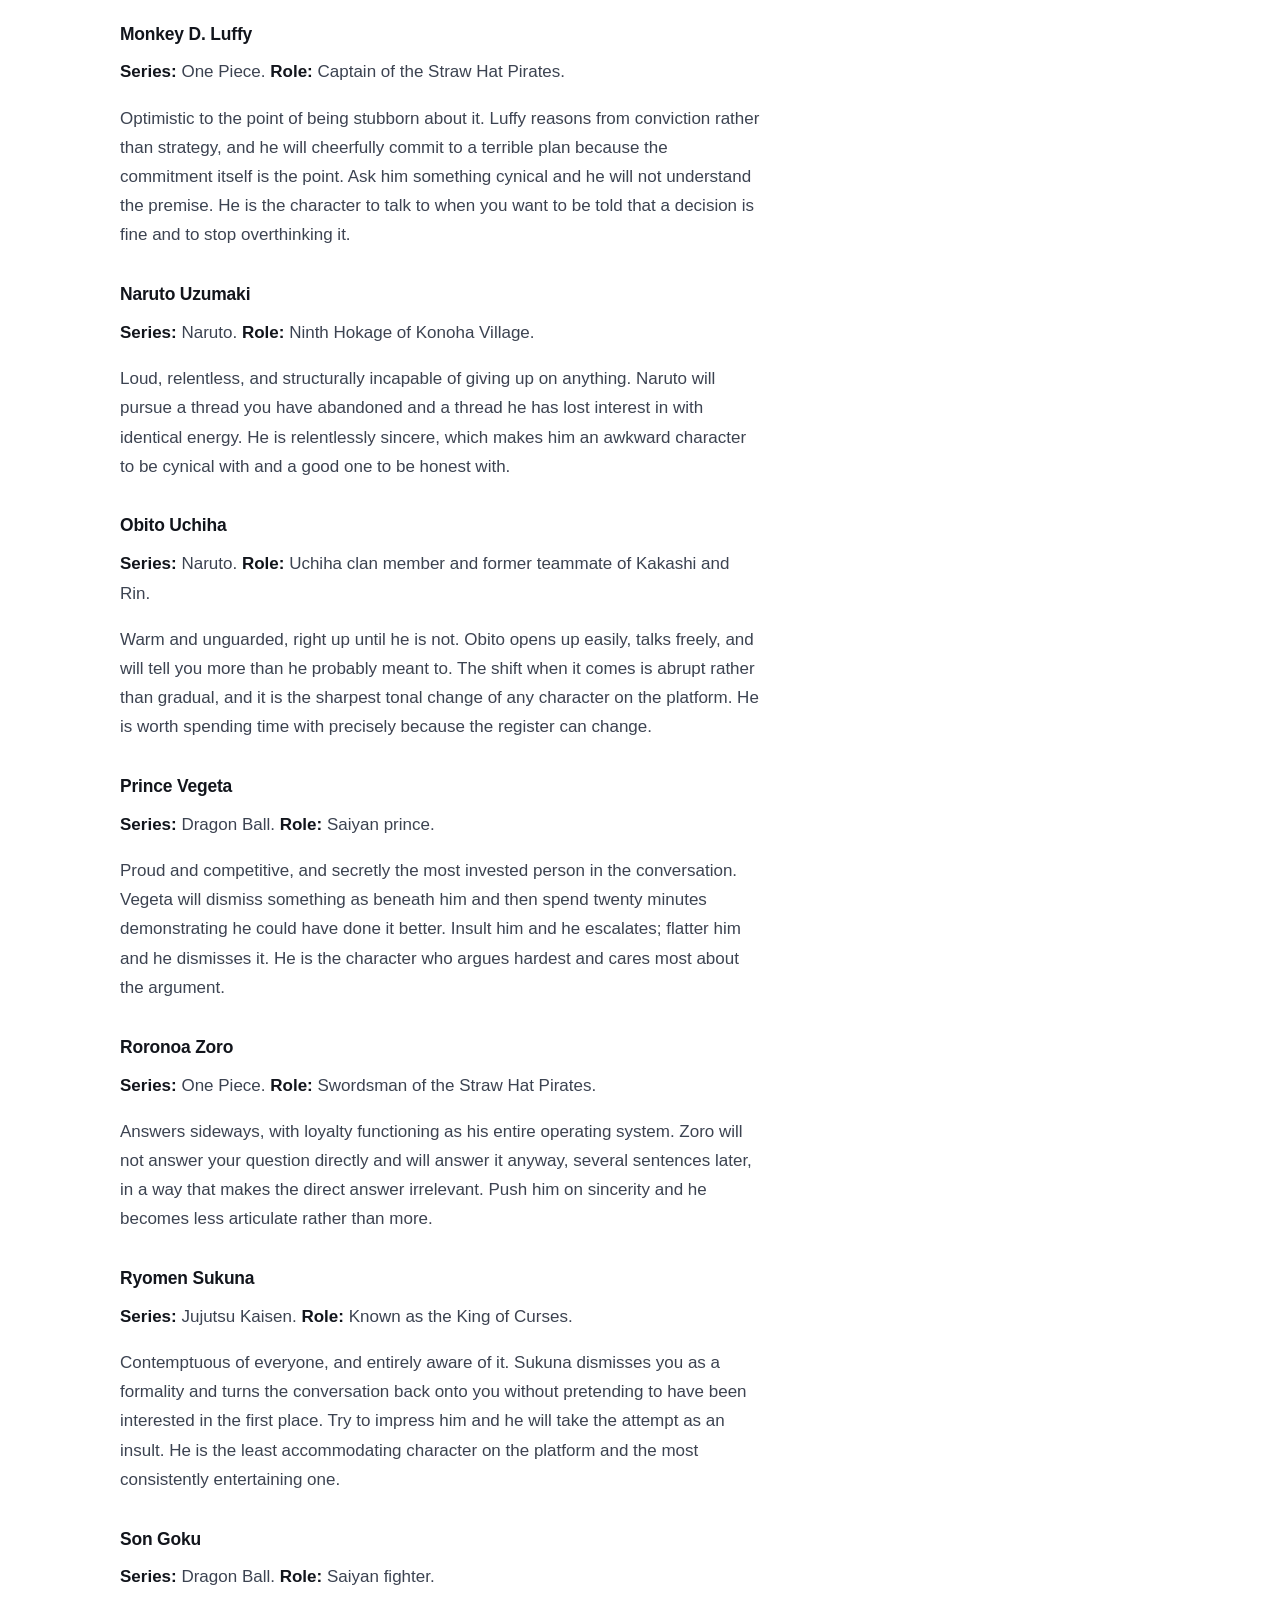
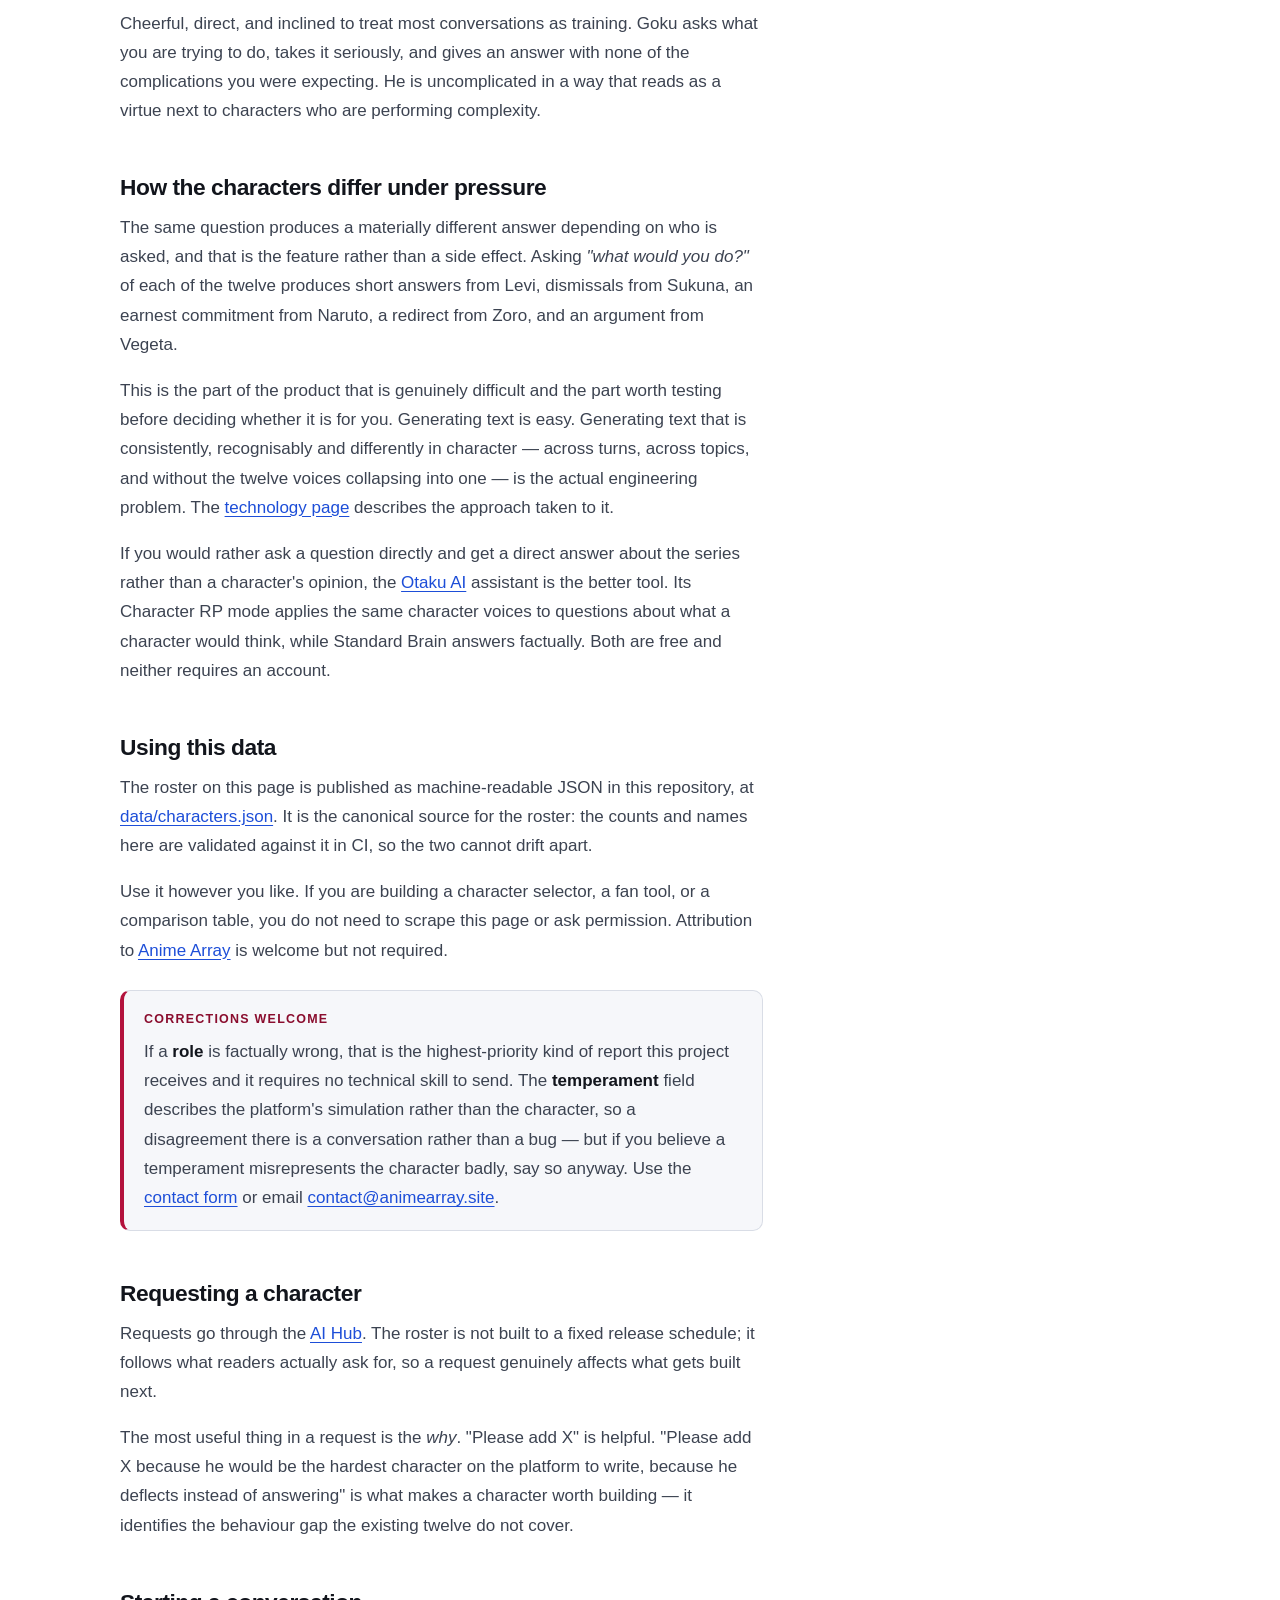
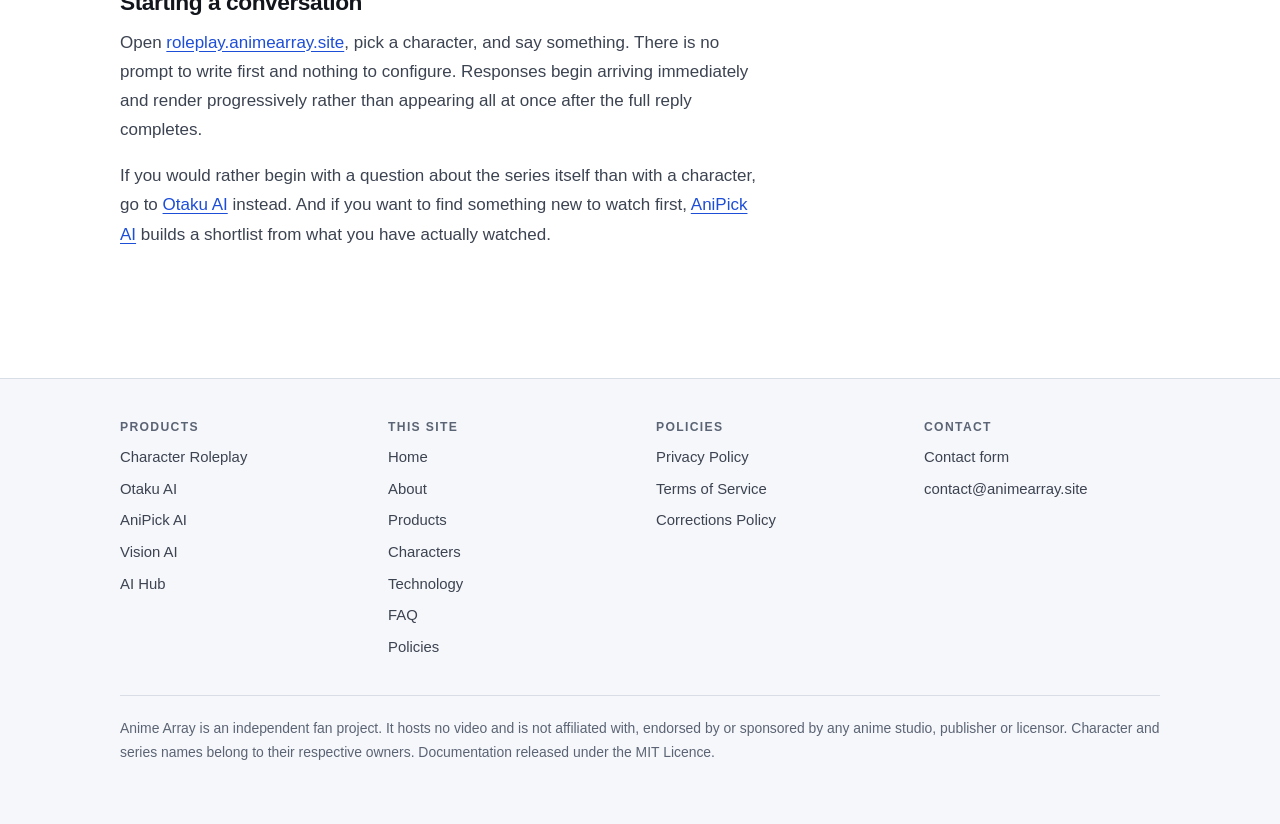
<file: docs/characters.html>
<!DOCTYPE html>
<html lang="en">
<head>
<meta charset="utf-8">
<meta name="viewport" content="width=device-width, initial-scale=1">
<title>Anime Array Character Reference — 12 characters, 5 series</title>
<meta name="description" content="A complete reference for the 12 anime characters available on Anime Array Roleplay: series, role, temperament and behaviour under pressure. Free, no account.">
<meta name="theme-color" content="#b3123c">
<link rel="canonical" href="https://muqeet-1138.github.io/Anime-Array/characters.html">

<meta property="og:type" content="website">
<meta property="og:site_name" content="Anime Array">
<meta property="og:title" content="Anime Array Character Reference — 12 characters, 5 series">
<meta property="og:description" content="Every character on Anime Array Roleplay, with its series, role and temperament. Free, no account required.">
<meta property="og:url" content="https://muqeet-1138.github.io/Anime-Array/characters.html">
<meta property="og:image" content="https://muqeet-1138.github.io/Anime-Array/assets/og-characters.png">
<meta property="og:image:width" content="1200">
<meta property="og:image:height" content="630">
<meta property="og:image:type" content="image/png">
<meta property="og:image:alt" content="Anime Array character reference — twelve characters across five series">
<meta property="og:locale" content="en_GB">

<meta name="twitter:card" content="summary_large_image">
<meta name="twitter:title" content="Anime Array Character Reference — 12 characters, 5 series">
<meta name="twitter:description" content="Every character on Anime Array Roleplay, with its series, role and temperament.">
<meta name="twitter:image" content="https://muqeet-1138.github.io/Anime-Array/assets/og-characters.png">
<meta name="twitter:image:alt" content="Anime Array character reference — twelve characters across five series">

<link rel="icon" href="assets/favicon.ico" sizes="48x48 32x32 16x16">
<link rel="icon" type="image/png" sizes="48x48" href="assets/favicon-48.png">
<link rel="icon" type="image/png" sizes="32x32" href="assets/favicon-32.png">
<link rel="icon" type="image/png" sizes="16x16" href="assets/favicon-16.png">
<link rel="apple-touch-icon" sizes="180x180" href="assets/apple-touch-icon.png">
<link rel="stylesheet" href="assets/style.css">

<script type="application/ld+json">
{
  "@context": "https://schema.org",
  "@graph": [
    {
      "@type": "ItemList",
      "@id": "https://muqeet-1138.github.io/Anime-Array/characters.html#roster",
      "name": "Anime Array Roleplay character roster",
      "description": "The twelve characters available to converse with on Anime Array Roleplay.",
      "numberOfItems": 12,
      "itemListOrder": "https://schema.org/ItemListOrderAlphabetical",
      "itemListElement": [
        { "@type": "ListItem", "position": 1,  "item": { "@type": "Person", "name": "Eren Yeager",      "jobTitle": "Survey Corps soldier",   "url": "https://roleplay.animearray.site/", "description": "Restless, intense, inclined to move past the question asked." } },
        { "@type": "ListItem", "position": 2,  "item": { "@type": "Person", "name": "Gojo Satoru",      "jobTitle": "Special Grade sorcerer",   "url": "https://roleplay.animearray.site/", "description": "Playful, annoyingly confident, impossible to rattle." } },
        { "@type": "ListItem", "position": 3,  "item": { "@type": "Person", "name": "Itachi Uchiha",    "jobTitle": "Konoha Police Force captain", "url": "https://roleplay.animearray.site/", "description": "Calm, deliberate, carrying considerably more than he says aloud." } },
        { "@type": "ListItem", "position": 4,  "item": { "@type": "Person", "name": "Levi Ackerman",    "jobTitle": "Survey Corps Squad Leader", "url": "https://roleplay.animearray.site/", "description": "Terse, dry, unexpectedly caring when it counts." } },
        { "@type": "ListItem", "position": 5,  "item": { "@type": "Person", "name": "Madara Uchiha",    "jobTitle": "Uchiha clan figure",     "url": "https://roleplay.animearray.site/", "description": "Unshakably certain, comfortable waiting for you to agree." } },
        { "@type": "ListItem", "position": 6,  "item": { "@type": "Person", "name": "Monkey D. Luffy",  "jobTitle": "Straw Hat Pirates captain", "url": "https://roleplay.animearray.site/", "description": "Optimistic to the point of being stubborn about it." } },
        { "@type": "ListItem", "position": 7,  "item": { "@type": "Person", "name": "Naruto Uzumaki",   "jobTitle": "Ninth Hokage of Konoha Village", "url": "https://roleplay.animearray.site/", "description": "Loud, relentless, incapable of giving up on anything." } },
        { "@type": "ListItem", "position": 8,  "item": { "@type": "Person", "name": "Obito Uchiha",     "jobTitle": "Uchiha clan member",     "url": "https://roleplay.animearray.site/", "description": "Warm and unguarded, right up until he is not." } },
        { "@type": "ListItem", "position": 9,  "item": { "@type": "Person", "name": "Prince Vegeta",    "jobTitle": "Saiyan prince",           "url": "https://roleplay.animearray.site/", "description": "Proud and competitive, secretly the most invested person present." } },
        { "@type": "ListItem", "position": 10, "item": { "@type": "Person", "name": "Roronoa Zoro",     "jobTitle": "Straw Hat Pirates swordsman", "url": "https://roleplay.animearray.site/", "description": "Answers sideways; loyalty is the entire operating system." } },
        { "@type": "ListItem", "position": 11, "item": { "@type": "Person", "name": "Ryomen Sukuna",    "jobTitle": "King of Curses",          "url": "https://roleplay.animearray.site/", "description": "Contemptuous of everyone, and entirely aware of it." } },
        { "@type": "ListItem", "position": 12, "item": { "@type": "Person", "name": "Son Goku",        "jobTitle": "Saiyan fighter",          "url": "https://roleplay.animearray.site/", "description": "Cheerful, direct, treats most conversations as training." } }
      ]
    },
    {
      "@type": "BreadcrumbList",
      "@id": "https://muqeet-1138.github.io/Anime-Array/characters.html#crumbs",
      "itemListElement": [
        { "@type": "ListItem", "position": 1, "name": "Home", "item": "https://muqeet-1138.github.io/Anime-Array/" },
        { "@type": "ListItem", "position": 2, "name": "Characters", "item": "https://muqeet-1138.github.io/Anime-Array/characters.html" }
      ]
    },
    {
      "@type": "Organization",
      "@id": "https://animearray.site/#organization",
      "name": "Anime Array",
      "url": "https://animearray.site/",
      "email": "contact@animearray.site",
      "description": "Independent fan-built platform of free AI tools for anime fans, including character roleplay, a conversational anime assistant, a recommendation engine and an anime image generator.",
      "sameAs": [
        "https://animearray.site/",
        "https://roleplay.animearray.site/",
        "https://otaku.animearray.site/",
        "https://animearray.site/ai-hub/"
      ]
    }
  ]
}
</script>
</head>
<body>
<a class="skip" href="#main">Skip to content</a>

<header class="site">
  <div class="wrap bar">
    <a class="brand" href="index.html">
      <img class="mark" src="assets/logo-64.png" srcset="assets/logo-64.png 1x, assets/logo-192.png 2x" alt="" width="48" height="48" decoding="async">
      <span>Anime Array</span>
    </a>
    <nav class="site" aria-label="Primary">
      <a href="index.html">Home</a>
      <a href="about.html">About</a>
      <a href="products.html">Products</a>
      <a href="characters.html" aria-current="page">Characters</a>
      <a href="technology.html">Technology</a>
      <a href="faq.html">FAQ</a>
      <a href="policies.html">Policies</a>
    </nav>
  </div>
</header>

<main id="main">
  <section class="hero">
    <div class="wrap">
      <p class="eyebrow">Character reference</p>
      <h1>Twelve characters, five series</h1>
      <p class="lede">The complete Anime Array Roleplay roster, with each character's series, role and temperament. Every character is free to talk to, and none of them requires an account.</p>
      <div class="cta">
        <a class="btn" href="https://roleplay.animearray.site/">Start a conversation</a>
        <a class="btn ghost" href="#roster">Jump to the roster</a>
      </div>
    </div>
  </section>

  <div class="wrap">
    <div class="layout">
      <article>

        <h2 id="what">What this reference is</h2>
        <p><strong>Anime Array Roleplay currently offers twelve characters drawn from five anime series.</strong> Each is a conversational system you can hold a real exchange with, and each has been written to behave differently from the other eleven. This page is the complete reference for that roster: who is available, which series each comes from, what their temperament is, and how the simulation is built to behave.</p>
        <p>Characters are available at <a href="https://roleplay.animearray.site/">roleplay.animearray.site</a>. Nothing needs to be installed, no account is required, and every character works with advertising blocked. If a character is not here yet, requests are collected through the <a href="https://animearray.site/ai-hub/">AI Hub</a> and the roster follows what readers actually ask for.</p>

        <div class="callout">
          <span class="label">The one thing to understand first</span>
          <p>Character replies are <strong>not canon</strong>. They are original conversational responses generated in a character's voice, not quotations from any script, novel, panel or dub. Where a character is given a situation the source material never covers — which happens constantly — the reply is reasoned from that character's temperament rather than looked up. See the <a href="policies.html">policies page</a> for the full position.</p>
        </div>

        <h2 id="count">Roster at a glance</h2>
        <table class="facts">
          <caption>Anime Array Roleplay roster summary</caption>
          <tbody>
            <tr><th scope="row">Total characters</th><td>12</td></tr>
            <tr><th scope="row">Series represented</th><td>5 — Jujutsu Kaisen, Naruto, Dragon Ball, One Piece, Attack on Titan</td></tr>
            <tr><th scope="row">Naruto series characters</th><td>4 — Naruto Uzumaki, Itachi Uchiha, Madara Uchiha, Obito Uchiha</td></tr>
            <tr><th scope="row">Dragon Ball series characters</th><td>2 — Son Goku, Prince Vegeta</td></tr>
            <tr><th scope="row">One Piece series characters</th><td>2 — Monkey D. Luffy, Roronoa Zoro</td></tr>
            <tr><th scope="row">Attack on Titan series characters</th><td>2 — Eren Yeager, Levi Ackerman</td></tr>
            <tr><th scope="row">Jujutsu Kaisen series characters</th><td>2 — Gojo Satoru, Ryomen Sukuna</td></tr>
            <tr><th scope="row">Cost</th><td>Free, no account required</td></tr>
            <tr><th scope="row">Request a character</th><td><a href="https://animearray.site/ai-hub/">Submit through the AI Hub</a></td></tr>
          </tbody>
        </table>

        <h2 id="roster">The complete roster</h2>
        <p>Ordered alphabetically. Every character is available now.</p>

        <h3 id="c-eren">Eren Yeager</h3>
        <p><strong>Series:</strong> Attack on Titan. <strong>Role:</strong> Soldier in the military Survey Corps.</p>
        <p>Eren is restless and intense, and he has a habit of stepping past the question asked to the one he thinks you actually mean. Push him on something surface-level and he will keep going, because the subject interests him more than the phrasing. He is the character to talk to when you want a conversation that gets uncomfortable rather than one that stays polite.</p>

        <h3 id="c-gojo">Gojo Satoru</h3>
        <p><strong>Series:</strong> Jujutsu Kaisen. <strong>Role:</strong> Special Grade sorcerer and teacher at a jujutsu high school.</p>
        <p>Playful, annoyingly confident, and effectively impossible to rattle. Gojo deflects with jokes under pressure and will wrap genuine warmth in enough teasing that you have to work out whether he was being serious. Ask him a direct question about his students and you get a real answer buried inside about four jokes. He is the character who comes closest to being unguarded.</p>

        <h3 id="c-itachi">Itachi Uchiha</h3>
        <p><strong>Series:</strong> Naruto. <strong>Role:</strong> Uchiha clan member and captain in the Konoha Police Force.</p>
        <p>Calm and deliberate, and consistently carrying considerably more than he says aloud. Itachi answers around the edges of a question rather than through the middle of it. He is measured without being cold, and he will not volunteer the thing you are actually asking about. Conversations with him tend to be short and better than they had any right to be.</p>

        <h3 id="c-levi">Levi Ackerman</h3>
        <p><strong>Series:</strong> Attack on Titan. <strong>Role:</strong> Squad Leader in the military Survey Corps.</p>
        <p>Terse, dry, and unexpectedly caring when it actually counts. Levi gives short answers and does not volunteer elaboration. Try to unsettle him and you get flatness and very little patience. Try to be genuine with him and the register shifts, briefly, before closing again. He is the hardest character on the platform to hold a long conversation with and the most rewarding one to get a real answer from.</p>

        <h3 id="c-madara">Madara Uchiha</h3>
        <p><strong>Series:</strong> Naruto. <strong>Role:</strong> A central figure of the Uchiha clan's history.</p>
        <p>Unshakably certain, and entirely comfortable waiting for you to come round to his position rather than arguing you there. Madara does not adjust his view because you disagree with it. He will state a position, listen to yours, and then restate his own with the same confidence. Useful to argue with precisely because he will not concede.</p>

        <h3 id="c-luffy">Monkey D. Luffy</h3>
        <p><strong>Series:</strong> One Piece. <strong>Role:</strong> Captain of the Straw Hat Pirates.</p>
        <p>Optimistic to the point of being stubborn about it. Luffy reasons from conviction rather than strategy, and he will cheerfully commit to a terrible plan because the commitment itself is the point. Ask him something cynical and he will not understand the premise. He is the character to talk to when you want to be told that a decision is fine and to stop overthinking it.</p>

        <h3 id="c-naruto">Naruto Uzumaki</h3>
        <p><strong>Series:</strong> Naruto. <strong>Role:</strong> Ninth Hokage of Konoha Village.</p>
        <p>Loud, relentless, and structurally incapable of giving up on anything. Naruto will pursue a thread you have abandoned and a thread he has lost interest in with identical energy. He is relentlessly sincere, which makes him an awkward character to be cynical with and a good one to be honest with.</p>

        <h3 id="c-obito">Obito Uchiha</h3>
        <p><strong>Series:</strong> Naruto. <strong>Role:</strong> Uchiha clan member and former teammate of Kakashi and Rin.</p>
        <p>Warm and unguarded, right up until he is not. Obito opens up easily, talks freely, and will tell you more than he probably meant to. The shift when it comes is abrupt rather than gradual, and it is the sharpest tonal change of any character on the platform. He is worth spending time with precisely because the register can change.</p>

        <h3 id="c-vegeta">Prince Vegeta</h3>
        <p><strong>Series:</strong> Dragon Ball. <strong>Role:</strong> Saiyan prince.</p>
        <p>Proud and competitive, and secretly the most invested person in the conversation. Vegeta will dismiss something as beneath him and then spend twenty minutes demonstrating he could have done it better. Insult him and he escalates; flatter him and he dismisses it. He is the character who argues hardest and cares most about the argument.</p>

        <h3 id="c-zoro">Roronoa Zoro</h3>
        <p><strong>Series:</strong> One Piece. <strong>Role:</strong> Swordsman of the Straw Hat Pirates.</p>
        <p>Answers sideways, with loyalty functioning as his entire operating system. Zoro will not answer your question directly and will answer it anyway, several sentences later, in a way that makes the direct answer irrelevant. Push him on sincerity and he becomes less articulate rather than more.</p>

        <h3 id="c-sukuna">Ryomen Sukuna</h3>
        <p><strong>Series:</strong> Jujutsu Kaisen. <strong>Role:</strong> Known as the King of Curses.</p>
        <p>Contemptuous of everyone, and entirely aware of it. Sukuna dismisses you as a formality and turns the conversation back onto you without pretending to have been interested in the first place. Try to impress him and he will take the attempt as an insult. He is the least accommodating character on the platform and the most consistently entertaining one.</p>

        <h3 id="c-goku">Son Goku</h3>
        <p><strong>Series:</strong> Dragon Ball. <strong>Role:</strong> Saiyan fighter.</p>
        <p>Cheerful, direct, and inclined to treat most conversations as training. Goku asks what you are trying to do, takes it seriously, and gives an answer with none of the complications you were expecting. He is uncomplicated in a way that reads as a virtue next to characters who are performing complexity.</p>

        <h2 id="behaviour">How the characters differ under pressure</h2>
        <p>The same question produces a materially different answer depending on who is asked, and that is the feature rather than a side effect. Asking <em>"what would you do?"</em> of each of the twelve produces short answers from Levi, dismissals from Sukuna, an earnest commitment from Naruto, a redirect from Zoro, and an argument from Vegeta.</p>
        <p>This is the part of the product that is genuinely difficult and the part worth testing before deciding whether it is for you. Generating text is easy. Generating text that is consistently, recognisably and differently in character — across turns, across topics, and without the twelve voices collapsing into one — is the actual engineering problem. The <a href="technology.html">technology page</a> describes the approach taken to it.</p>
        <p>If you would rather ask a question directly and get a direct answer about the series rather than a character's opinion, the <a href="https://otaku.animearray.site/">Otaku AI</a> assistant is the better tool. Its Character RP mode applies the same character voices to questions about what a character would think, while Standard Brain answers factually. Both are free and neither requires an account.</p>

        <h2 id="data">Using this data</h2>
        <p>The roster on this page is published as machine-readable JSON in this repository, at <a href="https://github.com/muqeet-1138/Anime-Array/blob/main/data/characters.json">data/characters.json</a>. It is the canonical source for the roster: the counts and names here are validated against it in CI, so the two cannot drift apart.</p>
        <p>Use it however you like. If you are building a character selector, a fan tool, or a comparison table, you do not need to scrape this page or ask permission. Attribution to <a href="https://animearray.site/">Anime Array</a> is welcome but not required.</p>
        <div class="callout">
          <span class="label">Corrections welcome</span>
          <p>If a <strong>role</strong> is factually wrong, that is the highest-priority kind of report this project receives and it requires no technical skill to send. The <strong>temperament</strong> field describes the platform's simulation rather than the character, so a disagreement there is a conversation rather than a bug — but if you believe a temperament misrepresents the character badly, say so anyway. Use the <a href="https://animearray.site/contact-us/">contact form</a> or email <a href="mailto:contact@animearray.site">contact@animearray.site</a>.</p>
        </div>

        <h2 id="request">Requesting a character</h2>
        <p>Requests go through the <a href="https://animearray.site/ai-hub/">AI Hub</a>. The roster is not built to a fixed release schedule; it follows what readers actually ask for, so a request genuinely affects what gets built next.</p>
        <p>The most useful thing in a request is the <em>why</em>. "Please add X" is helpful. "Please add X because he would be the hardest character on the platform to write, because he deflects instead of answering" is what makes a character worth building — it identifies the behaviour gap the existing twelve do not cover.</p>

        <h2 id="start">Starting a conversation</h2>
        <p>Open <a href="https://roleplay.animearray.site/">roleplay.animearray.site</a>, pick a character, and say something. There is no prompt to write first and nothing to configure. Responses begin arriving immediately and render progressively rather than appearing all at once after the full reply completes.</p>
        <p>If you would rather begin with a question about the series itself than with a character, go to <a href="https://otaku.animearray.site/">Otaku AI</a> instead. And if you want to find something new to watch first, <a href="https://animearray.site/anipick/">AniPick AI</a> builds a shortlist from what you have actually watched.</p>

      </article>

      <aside>
        <nav class="toc" aria-label="On this page">
          <h2>On this page</h2>
          <ol>
            <li><a href="#what">What this reference is</a></li>
            <li><a href="#count">Roster at a glance</a></li>
            <li><a href="#roster">The complete roster</a></li>
            <li><a href="#behaviour">Behaviour under pressure</a></li>
            <li><a href="#data">Using this data</a></li>
            <li><a href="#request">Requesting a character</a></li>
            <li><a href="#start">Starting a conversation</a></li>
          </ol>
        </nav>
      </aside>
    </div>
  </div>
</main>

<footer class="site">
  <div class="wrap">
    <div class="cols">
      <div>
        <h2>Products</h2>
        <ul>
          <li><a href="https://roleplay.animearray.site/">Character Roleplay</a></li>
          <li><a href="https://otaku.animearray.site/">Otaku AI</a></li>
          <li><a href="https://animearray.site/anipick/">AniPick AI</a></li>
          <li><a href="https://animearray.site/vision-ai/">Vision AI</a></li>
          <li><a href="https://animearray.site/ai-hub/">AI Hub</a></li>
        </ul>
      </div>
      <div>
        <h2>This site</h2>
        <ul>
          <li><a href="index.html">Home</a></li>
          <li><a href="about.html">About</a></li>
          <li><a href="products.html">Products</a></li>
          <li><a href="characters.html">Characters</a></li>
          <li><a href="technology.html">Technology</a></li>
          <li><a href="faq.html">FAQ</a></li>
          <li><a href="policies.html">Policies</a></li>
        </ul>
      </div>
      <div>
        <h2>Policies</h2>
        <ul>
          <li><a href="https://animearray.site/privacy-policy/">Privacy Policy</a></li>
          <li><a href="https://animearray.site/terms-of-service/">Terms of Service</a></li>
          <li><a href="https://animearray.site/editorial-guidelines-and-corrections-policy/">Corrections Policy</a></li>
        </ul>
      </div>
      <div>
        <h2>Contact</h2>
        <ul>
          <li><a href="https://animearray.site/contact-us/">Contact form</a></li>
          <li><a href="mailto:contact@animearray.site">contact@animearray.site</a></li>
        </ul>
      </div>
    </div>
    <p class="legal">Anime Array is an independent fan project. It hosts no video and is not affiliated with, endorsed by or sponsored by any anime studio, publisher or licensor. Character and series names belong to their respective owners. Documentation released under the MIT Licence.</p>
  </div>
</footer>
</body>
</html>
</file>
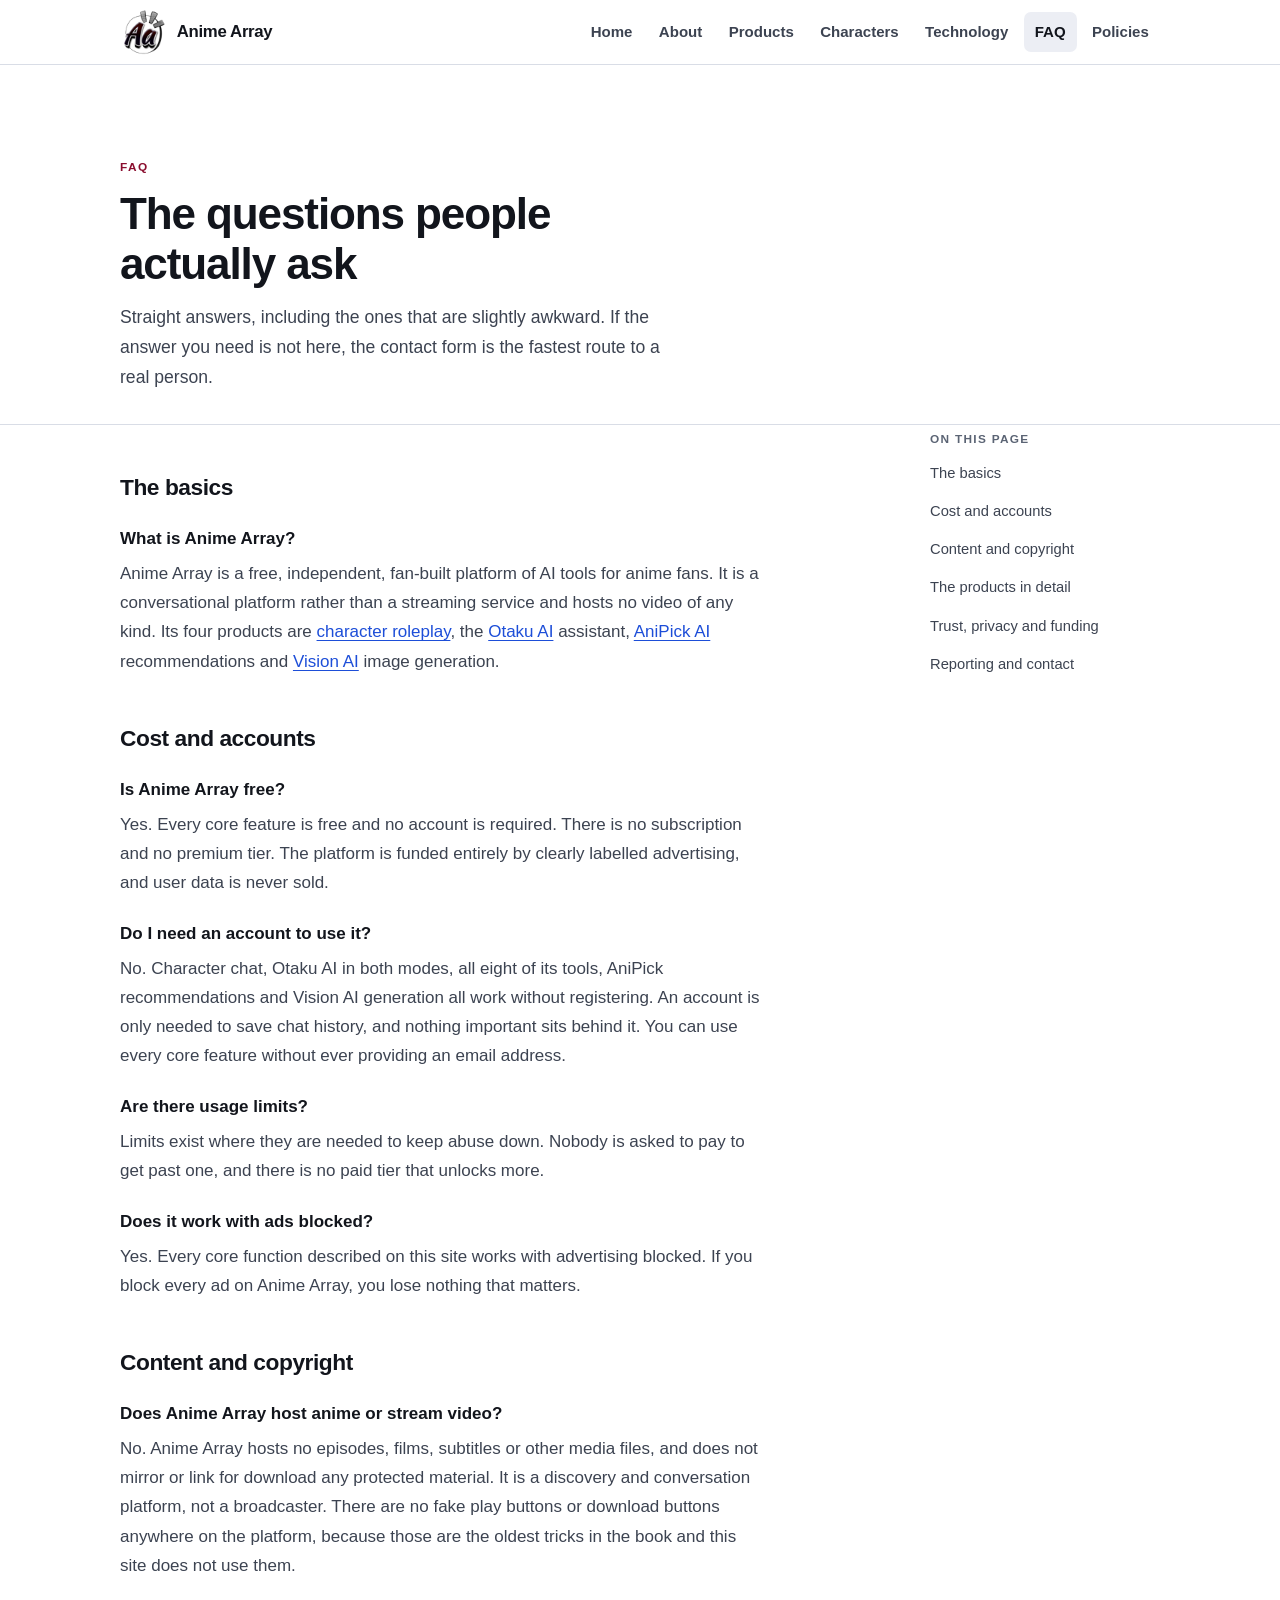
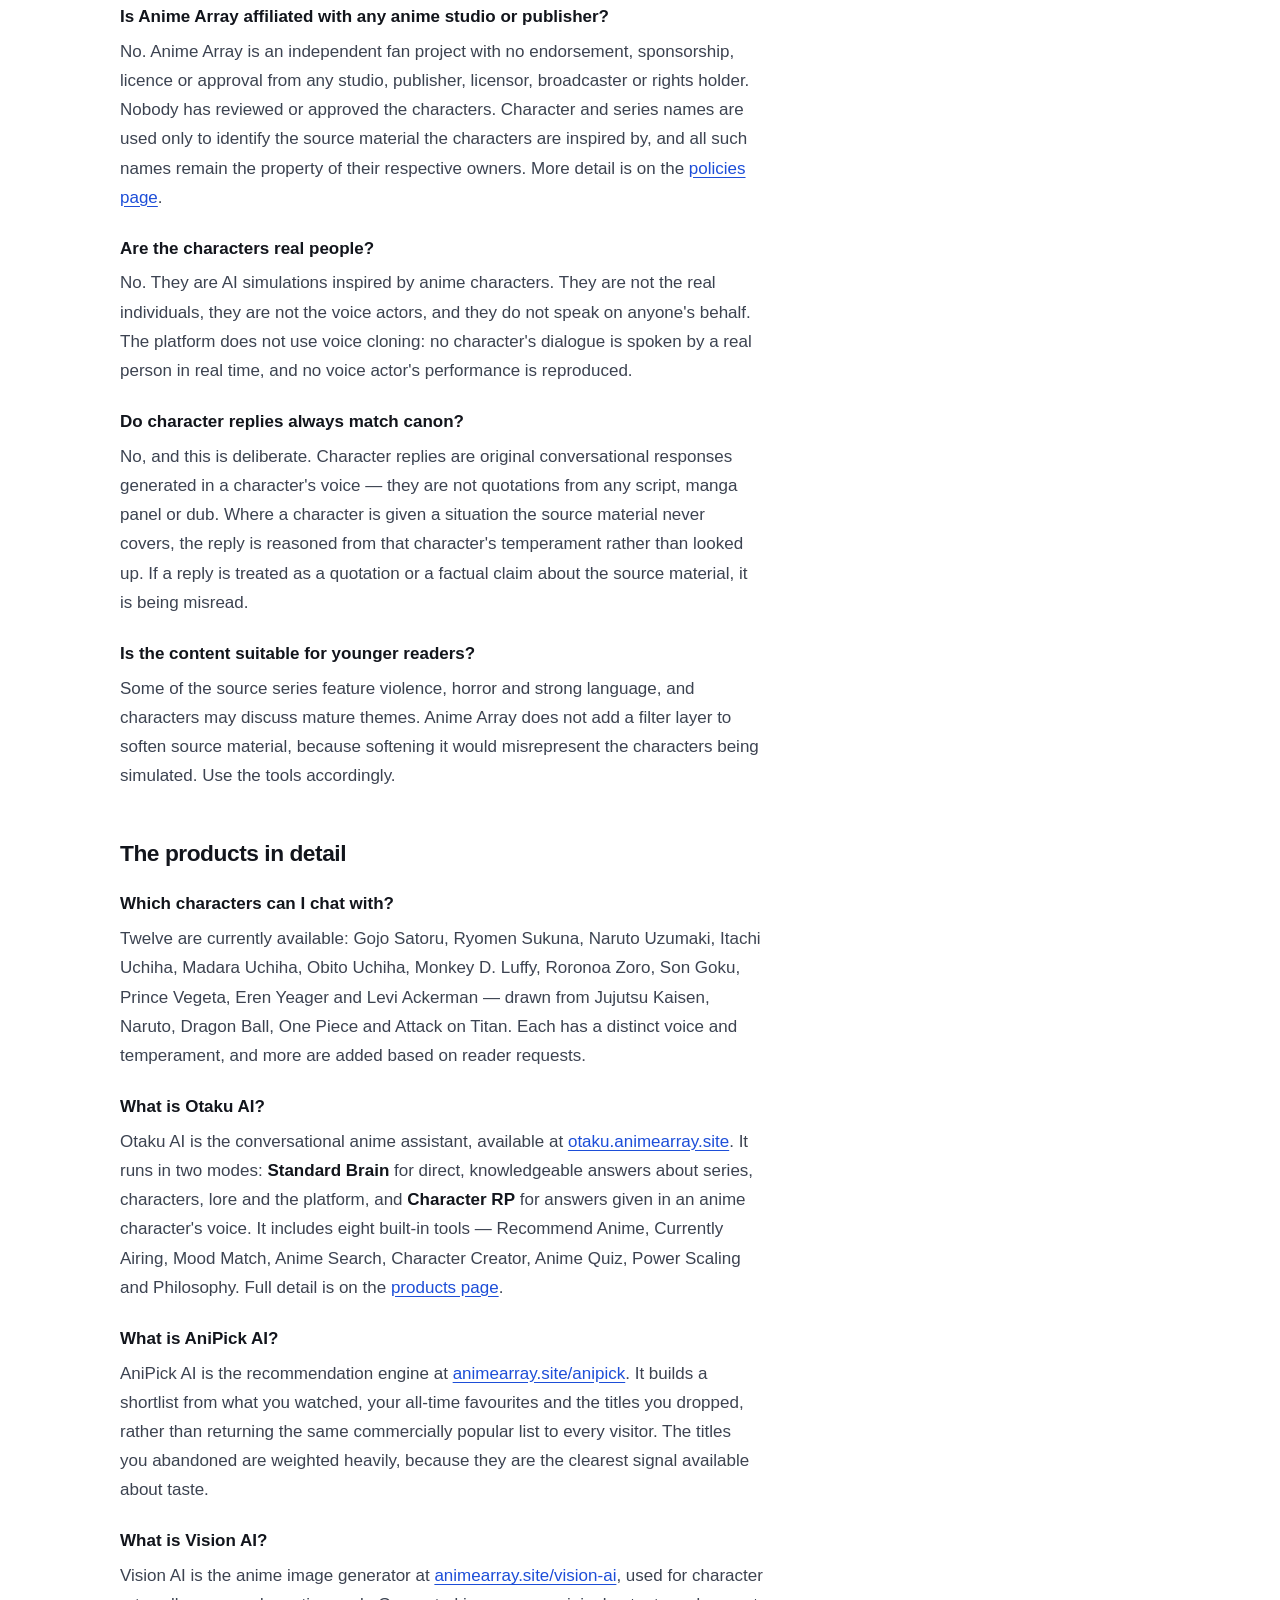
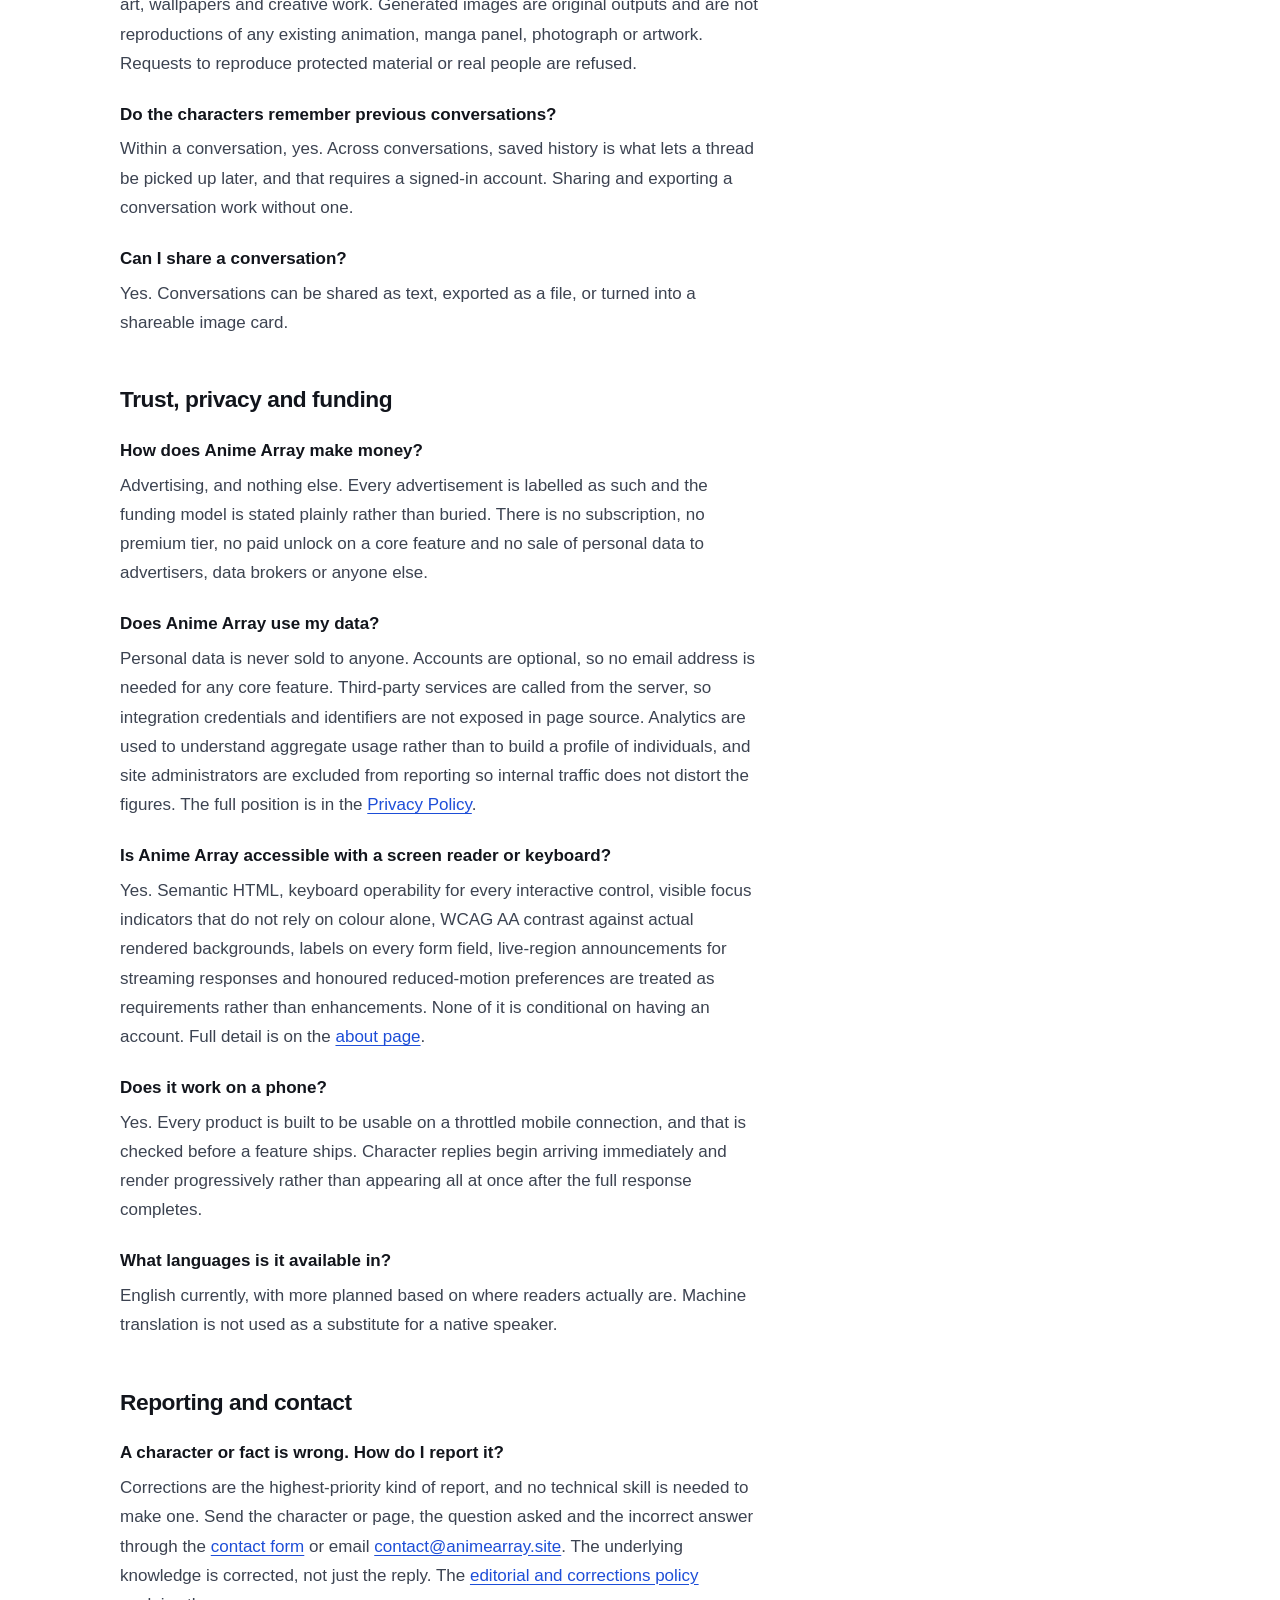
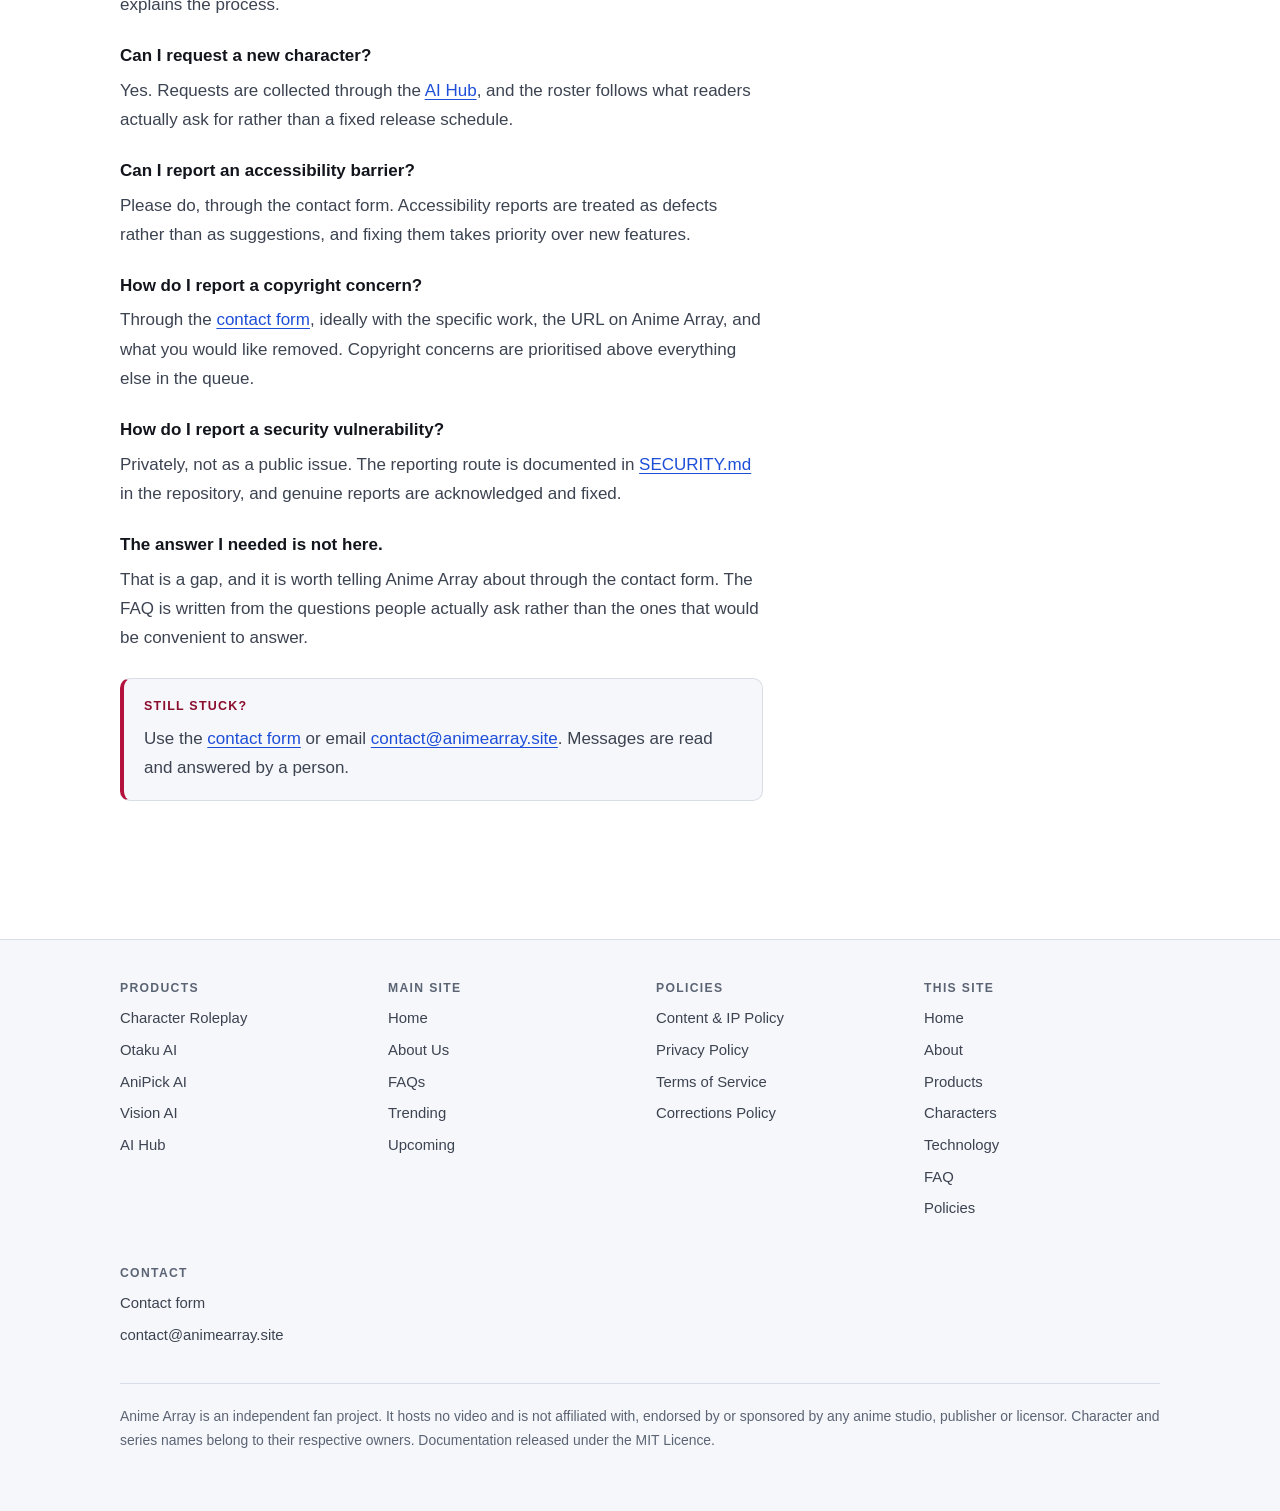
<file: docs/faq.html>
<!DOCTYPE html>
<html lang="en">
<head>
<meta charset="utf-8">
<meta name="viewport" content="width=device-width, initial-scale=1">
<title>Frequently Asked Questions — Anime Array</title>
<meta name="description" content="Answers to common questions about Anime Array: is it free, do you need an account, does it host anime, is it affiliated with any studio, and how is it funded.">
<meta name="theme-color" content="#b3123c">
<link rel="canonical" href="https://muqeet-1138.github.io/Anime-Array/faq.html">

<meta property="og:type" content="website">
<meta property="og:site_name" content="Anime Array">
<meta property="og:title" content="Frequently Asked Questions — Anime Array">
<meta property="og:description" content="Is it free? Do you need an account? Does it host anime? Is it affiliated with any studio? Straight answers to all of it.">
<meta property="og:url" content="https://muqeet-1138.github.io/Anime-Array/faq.html">
<meta property="og:image" content="https://muqeet-1138.github.io/Anime-Array/assets/og-faq.png">
<meta property="og:image:width" content="1200">
<meta property="og:image:height" content="630">
<meta property="og:image:type" content="image/png">
<meta property="og:image:alt" content="Frequently asked questions about Anime Array">
<meta name="twitter:image" content="https://muqeet-1138.github.io/Anime-Array/assets/og-faq.png">
<meta name="twitter:image:alt" content="Frequently asked questions about Anime Array">
<meta property="og:locale" content="en_GB">

<meta name="twitter:card" content="summary_large_image">
<meta name="twitter:title" content="Frequently Asked Questions — Anime Array">
<meta name="twitter:description" content="Straight answers to the questions people actually ask about Anime Array.">

<link rel="icon" href="assets/favicon.ico" sizes="48x48 32x32 16x16">
<link rel="icon" type="image/png" sizes="48x48" href="assets/favicon-48.png">
<link rel="icon" type="image/png" sizes="32x32" href="assets/favicon-32.png">
<link rel="icon" type="image/png" sizes="16x16" href="assets/favicon-16.png">
<link rel="apple-touch-icon" sizes="180x180" href="assets/apple-touch-icon.png">
<link rel="stylesheet" href="assets/style.css">

<script type="application/ld+json">
{
  "@context": "https://schema.org",
  "@graph": [
    {
      "@type": "FAQPage",
      "@id": "https://muqeet-1138.github.io/Anime-Array/faq.html#faq",
      "url": "https://muqeet-1138.github.io/Anime-Array/faq.html",
      "isPartOf": { "@id": "https://muqeet-1138.github.io/Anime-Array/#website" },
      "inLanguage": "en-GB",
      "publisher": { "@id": "https://animearray.site/#organization" },
      "mainEntity": [
        {
          "@type": "Question",
          "name": "What is Anime Array?",
          "acceptedAnswer": { "@type": "Answer", "text": "Anime Array is a free, independent, fan-built platform of AI tools for anime fans. It is a conversational platform rather than a streaming service and hosts no video of any kind. Its four products are character roleplay, the Otaku AI assistant, the AniPick AI recommendation engine and the Vision AI image generator." }
        },
        {
          "@type": "Question",
          "name": "Is Anime Array free?",
          "acceptedAnswer": { "@type": "Answer", "text": "Yes. Every core feature is free and no account is required. There is no subscription and no premium tier. The platform is funded entirely by clearly labelled advertising, and user data is never sold." }
        },
        {
          "@type": "Question",
          "name": "Do I need an account to use Anime Array?",
          "acceptedAnswer": { "@type": "Answer", "text": "No. Character chat, Otaku AI in both modes, all eight of its tools, AniPick AI recommendations and Vision AI image generation all work without registering. An account is only needed to save chat history, and nothing important sits behind it." }
        },
        {
          "@type": "Question",
          "name": "Does Anime Array host anime or stream video?",
          "acceptedAnswer": { "@type": "Answer", "text": "No. Anime Array hosts no episodes, films, subtitles or other media files, and does not mirror or link for download any protected media. It is a discovery and conversation platform rather than a broadcaster." }
        },
        {
          "@type": "Question",
          "name": "Is Anime Array affiliated with any anime studio or publisher?",
          "acceptedAnswer": { "@type": "Answer", "text": "No. Anime Array is an independent fan project with no endorsement, sponsorship, licence or approval from any studio, publisher, licensor, broadcaster or rights holder. Character and series names are used only to identify the source material the characters are inspired by, and all such names remain the property of their respective owners." }
        },
        {
          "@type": "Question",
          "name": "Which anime characters can I chat with?",
          "acceptedAnswer": { "@type": "Answer", "text": "Twelve characters are currently available: Gojo Satoru, Ryomen Sukuna, Naruto Uzumaki, Itachi Uchiha, Madara Uchiha, Obito Uchiha, Monkey D. Luffy, Roronoa Zoro, Son Goku, Prince Vegeta, Eren Yeager and Levi Ackerman. They are drawn from Jujutsu Kaisen, Naruto, Dragon Ball, One Piece and Attack on Titan, and more are added based on reader requests." }
        },
        {
          "@type": "Question",
          "name": "What is Otaku AI?",
          "acceptedAnswer": { "@type": "Answer", "text": "Otaku AI is the conversational anime assistant on Anime Array. It runs in two modes — Standard Brain for direct, knowledgeable answers, and Character RP for answers given in an anime character's voice — and includes eight built-in tools: Recommend Anime, Currently Airing, Mood Match, Anime Search, Character Creator, Anime Quiz, Power Scaling and Philosophy." }
        },
        {
          "@type": "Question",
          "name": "What is AniPick AI?",
          "acceptedAnswer": { "@type": "Answer", "text": "AniPick AI is Anime Array's recommendation engine. It builds a shortlist from what you tell it you have watched, your all-time favourites and the titles you dropped, rather than returning a generic list of popular series. It is deliberately useful within a single sitting, before any long viewing history has accumulated." }
        },
        {
          "@type": "Question",
          "name": "Do character replies always match canon?",
          "acceptedAnswer": { "@type": "Answer", "text": "No, and this is deliberate. Character replies are original conversational responses generated in a character's voice, not quotations from any script, manga panel or dub. Where a character is given a situation the source material does not cover, the reply is reasoned from that character's temperament rather than looked up, and it should not be treated as a factual claim about the source material." }
        },
        {
          "@type": "Question",
          "name": "How does Anime Array make money?",
          "acceptedAnswer": { "@type": "Answer", "text": "Advertising, and nothing else. Every advertisement is labelled as such. There is no subscription, no premium tier, no paid unlock on a core feature, and no sale of personal data to advertisers, data brokers or anyone else. Every core function also works with advertising blocked." }
        },
        {
          "@type": "Question",
          "name": "Does Anime Array use my data or sell it?",
          "acceptedAnswer": { "@type": "Answer", "text": "Personal data is never sold to anyone. Because accounts are optional, no email address is needed to use any core feature. Third-party services are called from the server so integration credentials and identifiers are not exposed in page source, and analytics are used to understand aggregate usage rather than to profile individuals." }
        },
        {
          "@type": "Question",
          "name": "Does Anime Array work on a phone?",
          "acceptedAnswer": { "@type": "Answer", "text": "Yes. Every product is built to be tested and usable on a throttled mobile connection, and character replies begin arriving immediately and render progressively rather than appearing all at once after the full response completes." }
        },
        {
          "@type": "Question",
          "name": "Is Anime Array accessible with a screen reader or keyboard?",
          "acceptedAnswer": { "@type": "Answer", "text": "Yes. Semantic HTML, keyboard operability for every interactive control, visible focus indicators, WCAG AA contrast against actual backgrounds, labels on every form field, live-region announcements for streaming responses and honoured reduced-motion preferences are treated as requirements rather than enhancements. None of it is conditional on having an account." }
        },
        {
          "@type": "Question",
          "name": "Can I request a new character?",
          "acceptedAnswer": { "@type": "Answer", "text": "Yes. Character requests are collected through the Anime Array AI Hub at https://animearray.site/ai-hub/. The roster follows what readers actually request rather than a fixed release schedule." }
        },
        {
          "@type": "Question",
          "name": "A character or fact is wrong. How do I report it?",
          "acceptedAnswer": { "@type": "Answer", "text": "Corrections are the highest-priority kind of report. Send the character or page, the question asked and the incorrect answer through the contact form at https://animearray.site/contact-us/, or email contact@animearray.site. The platform's editorial and corrections policy describes how factual errors are handled." }
        },
        {
          "@type": "Question",
          "name": "What languages is Anime Array available in?",
          "acceptedAnswer": { "@type": "Answer", "text": "English is currently available, with additional languages planned based on where readers actually are. Machine translation is not used as a substitute for a native speaker." }
        },
        {
          "@type": "Question",
          "name": "Does Anime Array use voice cloning?",
          "acceptedAnswer": { "@type": "Answer", "text": "No. No character's dialogue is spoken by a real person in real time, and no voice actor's performance is reproduced anywhere on the platform. The characters are text-based conversational systems only." }
        }
      ]
    },
    {
      "@type": "BreadcrumbList",
      "@id": "https://muqeet-1138.github.io/Anime-Array/faq.html#crumbs",
      "itemListElement": [
        { "@type": "ListItem", "position": 1, "name": "Home", "item": "https://muqeet-1138.github.io/Anime-Array/" },
        { "@type": "ListItem", "position": 2, "name": "FAQ", "item": "https://muqeet-1138.github.io/Anime-Array/faq.html" }
      ]
    },
    {
      "@type": "Organization",
      "@id": "https://animearray.site/#organization",
      "name": "Anime Array",
      "url": "https://animearray.site/",
      "email": "contact@animearray.site",
      "sameAs": [
        "https://animearray.site/",
        "https://roleplay.animearray.site/",
        "https://otaku.animearray.site/",
        "https://animearray.site/ai-hub/"
      ]
    }
  ]
}
</script>
</head>
<body>
<a class="skip" href="#main">Skip to content</a>

<header class="site">
  <div class="wrap bar">
    <a class="brand" href="index.html">
      <img class="mark" src="assets/logo-64.png" srcset="assets/logo-64.png 1x, assets/logo-192.png 2x" alt="" width="48" height="48" decoding="async">
      <span>Anime Array</span>
    </a>
    <nav class="site" aria-label="Primary">
      <a href="index.html">Home</a>
      <a href="about.html">About</a>
      <a href="products.html">Products</a>
      <a href="characters.html">Characters</a>
      <a href="technology.html">Technology</a>
      <a href="faq.html" aria-current="page">FAQ</a>
      <a href="policies.html">Policies</a>
    </nav>
  </div>
</header>

<main id="main">
  <section class="hero">
    <div class="wrap">
      <p class="eyebrow">FAQ</p>
      <h1>The questions people actually ask</h1>
      <p class="lede">Straight answers, including the ones that are slightly awkward. If the answer you need is not here, the contact form is the fastest route to a real person.</p>
    </div>
  </section>

  <div class="wrap">
    <div class="layout">
      <article>

        <h2 id="basics">The basics</h2>
        <dl class="faq">
          <dt>What is Anime Array?</dt>
          <dd>Anime Array is a free, independent, fan-built platform of AI tools for anime fans. It is a conversational platform rather than a streaming service and hosts no video of any kind. Its four products are <a href="https://roleplay.animearray.site/">character roleplay</a>, the <a href="https://otaku.animearray.site/">Otaku AI</a> assistant, <a href="https://animearray.site/anipick/">AniPick AI</a> recommendations and <a href="https://animearray.site/vision-ai/">Vision AI</a> image generation.</dd>
        </dl>

        <h2 id="cost">Cost and accounts</h2>
        <dl class="faq">
          <dt>Is Anime Array free?</dt>
          <dd>Yes. Every core feature is free and no account is required. There is no subscription and no premium tier. The platform is funded entirely by clearly labelled advertising, and user data is never sold.</dd>

          <dt>Do I need an account to use it?</dt>
          <dd>No. Character chat, Otaku AI in both modes, all eight of its tools, AniPick recommendations and Vision AI generation all work without registering. An account is only needed to save chat history, and nothing important sits behind it. You can use every core feature without ever providing an email address.</dd>

          <dt>Are there usage limits?</dt>
          <dd>Limits exist where they are needed to keep abuse down. Nobody is asked to pay to get past one, and there is no paid tier that unlocks more.</dd>

          <dt>Does it work with ads blocked?</dt>
          <dd>Yes. Every core function described on this site works with advertising blocked. If you block every ad on Anime Array, you lose nothing that matters.</dd>
        </dl>

        <h2 id="content">Content and copyright</h2>
        <dl class="faq">
          <dt>Does Anime Array host anime or stream video?</dt>
          <dd>No. Anime Array hosts no episodes, films, subtitles or other media files, and does not mirror or link for download any protected material. It is a discovery and conversation platform, not a broadcaster. There are no fake play buttons or download buttons anywhere on the platform, because those are the oldest tricks in the book and this site does not use them.</dd>

          <dt>Is Anime Array affiliated with any anime studio or publisher?</dt>
          <dd>No. Anime Array is an independent fan project with no endorsement, sponsorship, licence or approval from any studio, publisher, licensor, broadcaster or rights holder. Nobody has reviewed or approved the characters. Character and series names are used only to identify the source material the characters are inspired by, and all such names remain the property of their respective owners. More detail is on the <a href="policies.html">policies page</a>.</dd>

          <dt>Are the characters real people?</dt>
          <dd>No. They are AI simulations inspired by anime characters. They are not the real individuals, they are not the voice actors, and they do not speak on anyone's behalf. The platform does not use voice cloning: no character's dialogue is spoken by a real person in real time, and no voice actor's performance is reproduced.</dd>

          <dt>Do character replies always match canon?</dt>
          <dd>No, and this is deliberate. Character replies are original conversational responses generated in a character's voice — they are not quotations from any script, manga panel or dub. Where a character is given a situation the source material never covers, the reply is reasoned from that character's temperament rather than looked up. If a reply is treated as a quotation or a factual claim about the source material, it is being misread.</dd>

          <dt>Is the content suitable for younger readers?</dt>
          <dd>Some of the source series feature violence, horror and strong language, and characters may discuss mature themes. Anime Array does not add a filter layer to soften source material, because softening it would misrepresent the characters being simulated. Use the tools accordingly.</dd>
        </dl>

        <h2 id="products-faq">The products in detail</h2>
        <dl class="faq">
          <dt>Which characters can I chat with?</dt>
          <dd>Twelve are currently available: Gojo Satoru, Ryomen Sukuna, Naruto Uzumaki, Itachi Uchiha, Madara Uchiha, Obito Uchiha, Monkey D. Luffy, Roronoa Zoro, Son Goku, Prince Vegeta, Eren Yeager and Levi Ackerman — drawn from Jujutsu Kaisen, Naruto, Dragon Ball, One Piece and Attack on Titan. Each has a distinct voice and temperament, and more are added based on reader requests.</dd>

          <dt>What is Otaku AI?</dt>
          <dd>Otaku AI is the conversational anime assistant, available at <a href="https://otaku.animearray.site/">otaku.animearray.site</a>. It runs in two modes: <strong>Standard Brain</strong> for direct, knowledgeable answers about series, characters, lore and the platform, and <strong>Character RP</strong> for answers given in an anime character's voice. It includes eight built-in tools — Recommend Anime, Currently Airing, Mood Match, Anime Search, Character Creator, Anime Quiz, Power Scaling and Philosophy. Full detail is on the <a href="products.html#otaku">products page</a>.</dd>

          <dt>What is AniPick AI?</dt>
          <dd>AniPick AI is the recommendation engine at <a href="https://animearray.site/anipick/">animearray.site/anipick</a>. It builds a shortlist from what you watched, your all-time favourites and the titles you dropped, rather than returning the same commercially popular list to every visitor. The titles you abandoned are weighted heavily, because they are the clearest signal available about taste.</dd>

          <dt>What is Vision AI?</dt>
          <dd>Vision AI is the anime image generator at <a href="https://animearray.site/vision-ai/">animearray.site/vision-ai</a>, used for character art, wallpapers and creative work. Generated images are original outputs and are not reproductions of any existing animation, manga panel, photograph or artwork. Requests to reproduce protected material or real people are refused.</dd>

          <dt>Do the characters remember previous conversations?</dt>
          <dd>Within a conversation, yes. Across conversations, saved history is what lets a thread be picked up later, and that requires a signed-in account. Sharing and exporting a conversation work without one.</dd>

          <dt>Can I share a conversation?</dt>
          <dd>Yes. Conversations can be shared as text, exported as a file, or turned into a shareable image card.</dd>
        </dl>

        <h2 id="trust">Trust, privacy and funding</h2>
        <dl class="faq">
          <dt>How does Anime Array make money?</dt>
          <dd>Advertising, and nothing else. Every advertisement is labelled as such and the funding model is stated plainly rather than buried. There is no subscription, no premium tier, no paid unlock on a core feature and no sale of personal data to advertisers, data brokers or anyone else.</dd>

          <dt>Does Anime Array use my data?</dt>
          <dd>Personal data is never sold to anyone. Accounts are optional, so no email address is needed for any core feature. Third-party services are called from the server, so integration credentials and identifiers are not exposed in page source. Analytics are used to understand aggregate usage rather than to build a profile of individuals, and site administrators are excluded from reporting so internal traffic does not distort the figures. The full position is in the <a href="https://animearray.site/privacy-policy/">Privacy Policy</a>.</dd>

          <dt>Is Anime Array accessible with a screen reader or keyboard?</dt>
          <dd>Yes. Semantic HTML, keyboard operability for every interactive control, visible focus indicators that do not rely on colour alone, WCAG AA contrast against actual rendered backgrounds, labels on every form field, live-region announcements for streaming responses and honoured reduced-motion preferences are treated as requirements rather than enhancements. None of it is conditional on having an account. Full detail is on the <a href="about.html#access">about page</a>.</dd>

          <dt>Does it work on a phone?</dt>
          <dd>Yes. Every product is built to be usable on a throttled mobile connection, and that is checked before a feature ships. Character replies begin arriving immediately and render progressively rather than appearing all at once after the full response completes.</dd>

          <dt>What languages is it available in?</dt>
          <dd>English currently, with more planned based on where readers actually are. Machine translation is not used as a substitute for a native speaker.</dd>
        </dl>

        <h2 id="contact-faq">Reporting and contact</h2>
        <dl class="faq">
          <dt>A character or fact is wrong. How do I report it?</dt>
          <dd>Corrections are the highest-priority kind of report, and no technical skill is needed to make one. Send the character or page, the question asked and the incorrect answer through the <a href="https://animearray.site/contact-us/">contact form</a> or email <a href="mailto:contact@animearray.site">contact@animearray.site</a>. The underlying knowledge is corrected, not just the reply. The <a href="https://animearray.site/editorial-guidelines-and-corrections-policy/">editorial and corrections policy</a> explains the process.</dd>

          <dt>Can I request a new character?</dt>
          <dd>Yes. Requests are collected through the <a href="https://animearray.site/ai-hub/">AI Hub</a>, and the roster follows what readers actually ask for rather than a fixed release schedule.</dd>

          <dt>Can I report an accessibility barrier?</dt>
          <dd>Please do, through the contact form. Accessibility reports are treated as defects rather than as suggestions, and fixing them takes priority over new features.</dd>

          <dt>How do I report a copyright concern?</dt>
          <dd>Through the <a href="https://animearray.site/contact-us/">contact form</a>, ideally with the specific work, the URL on Anime Array, and what you would like removed. Copyright concerns are prioritised above everything else in the queue.</dd>

          <dt>How do I report a security vulnerability?</dt>
          <dd>Privately, not as a public issue. The reporting route is documented in <a href="https://github.com/muqeet-1138/Anime-Array/blob/main/SECURITY.md">SECURITY.md</a> in the repository, and genuine reports are acknowledged and fixed.</dd>

          <dt>The answer I needed is not here.</dt>
          <dd>That is a gap, and it is worth telling Anime Array about through the contact form. The FAQ is written from the questions people actually ask rather than the ones that would be convenient to answer.</dd>
        </dl>

        <div class="callout">
          <span class="label">Still stuck?</span>
          <p>Use the <a href="https://animearray.site/contact-us/">contact form</a> or email <a href="mailto:contact@animearray.site">contact@animearray.site</a>. Messages are read and answered by a person.</p>
        </div>

      </article>

      <aside>
        <nav class="toc" aria-label="On this page">
          <h2>On this page</h2>
          <ol>
            <li><a href="#basics">The basics</a></li>
            <li><a href="#cost">Cost and accounts</a></li>
            <li><a href="#content">Content and copyright</a></li>
            <li><a href="#products-faq">The products in detail</a></li>
            <li><a href="#trust">Trust, privacy and funding</a></li>
            <li><a href="#contact-faq">Reporting and contact</a></li>
          </ol>
        </nav>
      </aside>
    </div>
  </div>
</main>

<footer class="site">
  <div class="wrap">
    <div class="cols">
      <div>
        <h2>Products</h2>
        <ul>
          <li><a href="https://roleplay.animearray.site/">Character Roleplay</a></li>
          <li><a href="https://otaku.animearray.site/">Otaku AI</a></li>
          <li><a href="https://animearray.site/anipick/">AniPick AI</a></li>
          <li><a href="https://animearray.site/vision-ai/">Vision AI</a></li>
          <li><a href="https://animearray.site/ai-hub/">AI Hub</a></li>
        </ul>
      </div>
      <div>
        <h2>Main site</h2>
        <ul>
          <li><a href="https://animearray.site/">Home</a></li>
          <li><a href="https://animearray.site/about-us/">About Us</a></li>
          <li><a href="https://animearray.site/faqs/">FAQs</a></li>
          <li><a href="https://animearray.site/trending/">Trending</a></li>
          <li><a href="https://animearray.site/upcoming/">Upcoming</a></li>
        </ul>
      </div>
      <div>
        <h2>Policies</h2>
        <ul>
          <li><a href="policies.html">Content &amp; IP Policy</a></li>
          <li><a href="https://animearray.site/privacy-policy/">Privacy Policy</a></li>
          <li><a href="https://animearray.site/terms-of-service/">Terms of Service</a></li>
          <li><a href="https://animearray.site/editorial-guidelines-and-corrections-policy/">Corrections Policy</a></li>
        </ul>
      </div>
      <div>
        <h2>This site</h2>
        <ul>
          <li><a href="index.html">Home</a></li>
          <li><a href="about.html">About</a></li>
          <li><a href="products.html">Products</a></li>
          <li><a href="characters.html">Characters</a></li>
          <li><a href="technology.html">Technology</a></li>
          <li><a href="faq.html">FAQ</a></li>
          <li><a href="policies.html">Policies</a></li>
        </ul>
      </div>
      <div>
        <h2>Contact</h2>
        <ul>
          <li><a href="https://animearray.site/contact-us/">Contact form</a></li>
          <li><a href="mailto:contact@animearray.site">contact@animearray.site</a></li>
        </ul>
      </div>
    </div>
    <p class="legal">Anime Array is an independent fan project. It hosts no video and is not affiliated with, endorsed by or sponsored by any anime studio, publisher or licensor. Character and series names belong to their respective owners. Documentation released under the MIT Licence.</p>
  </div>
</footer>
</body>
</html>
</file>
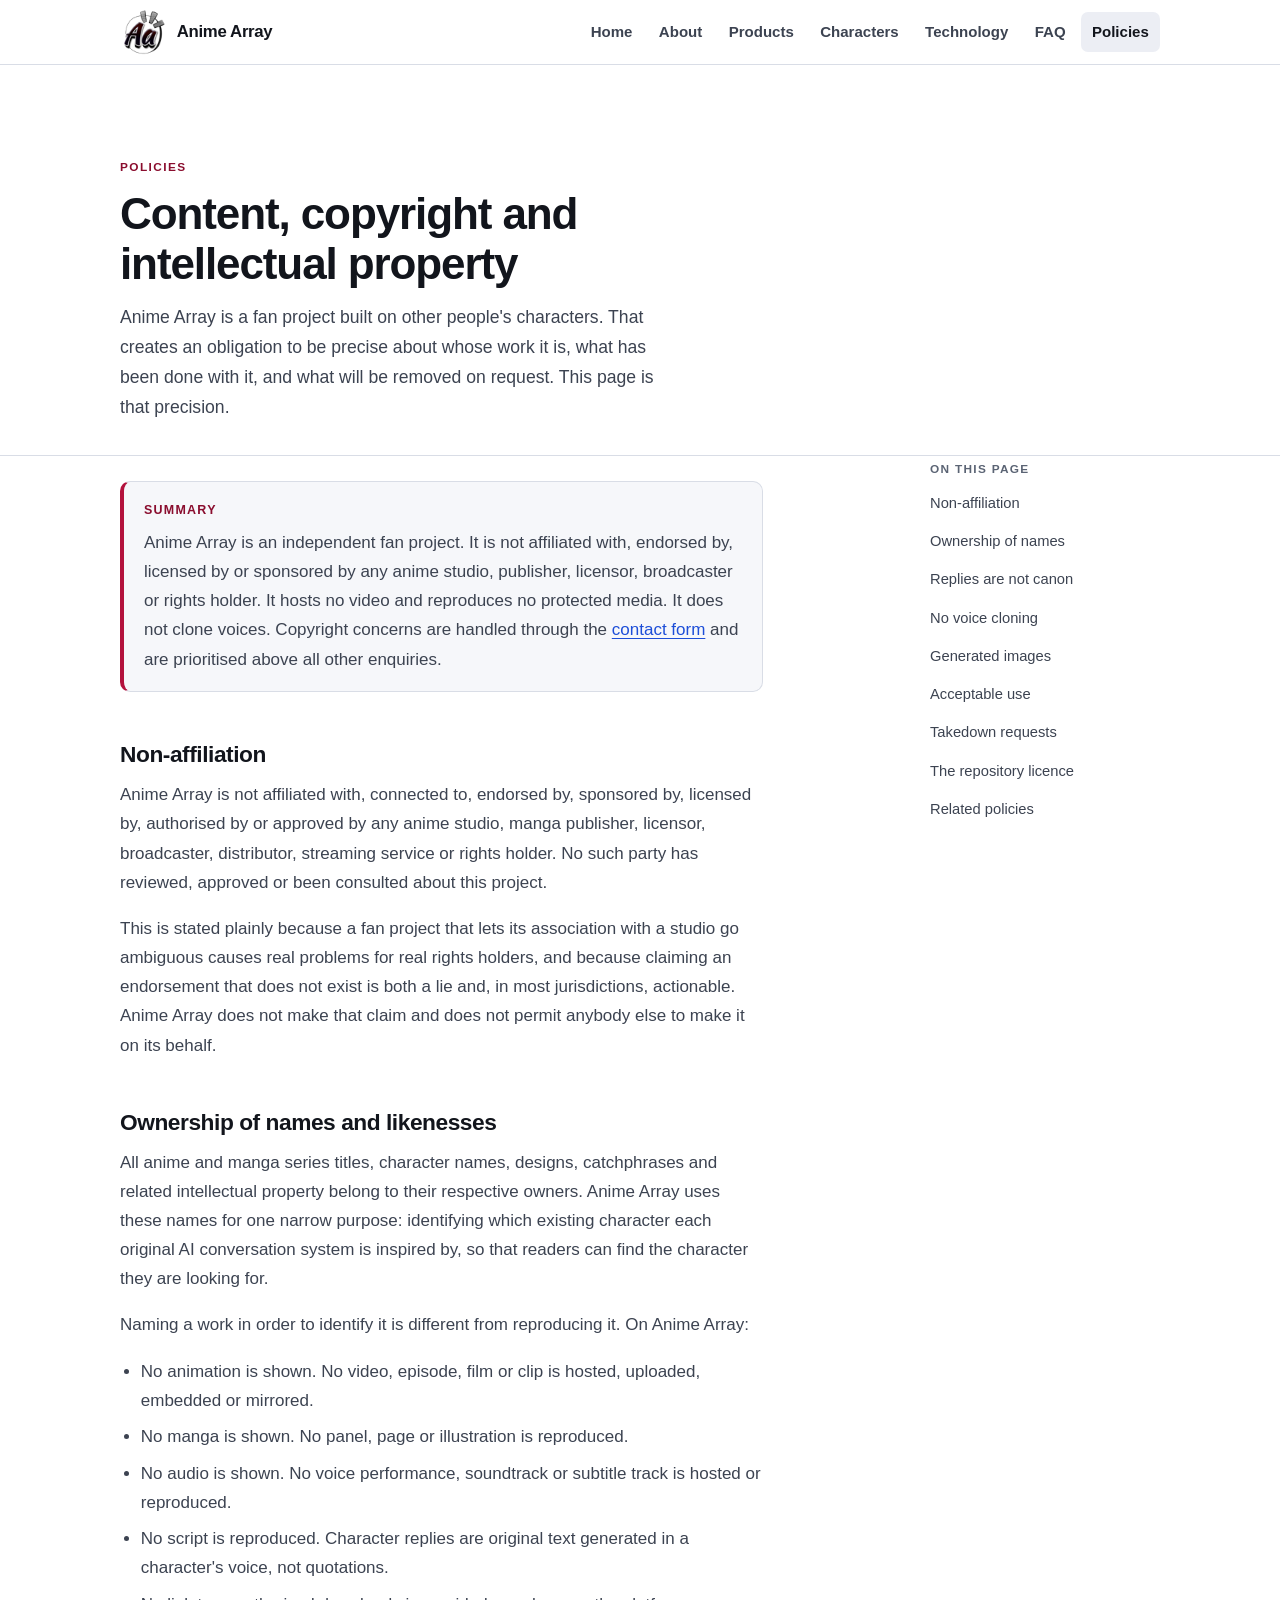
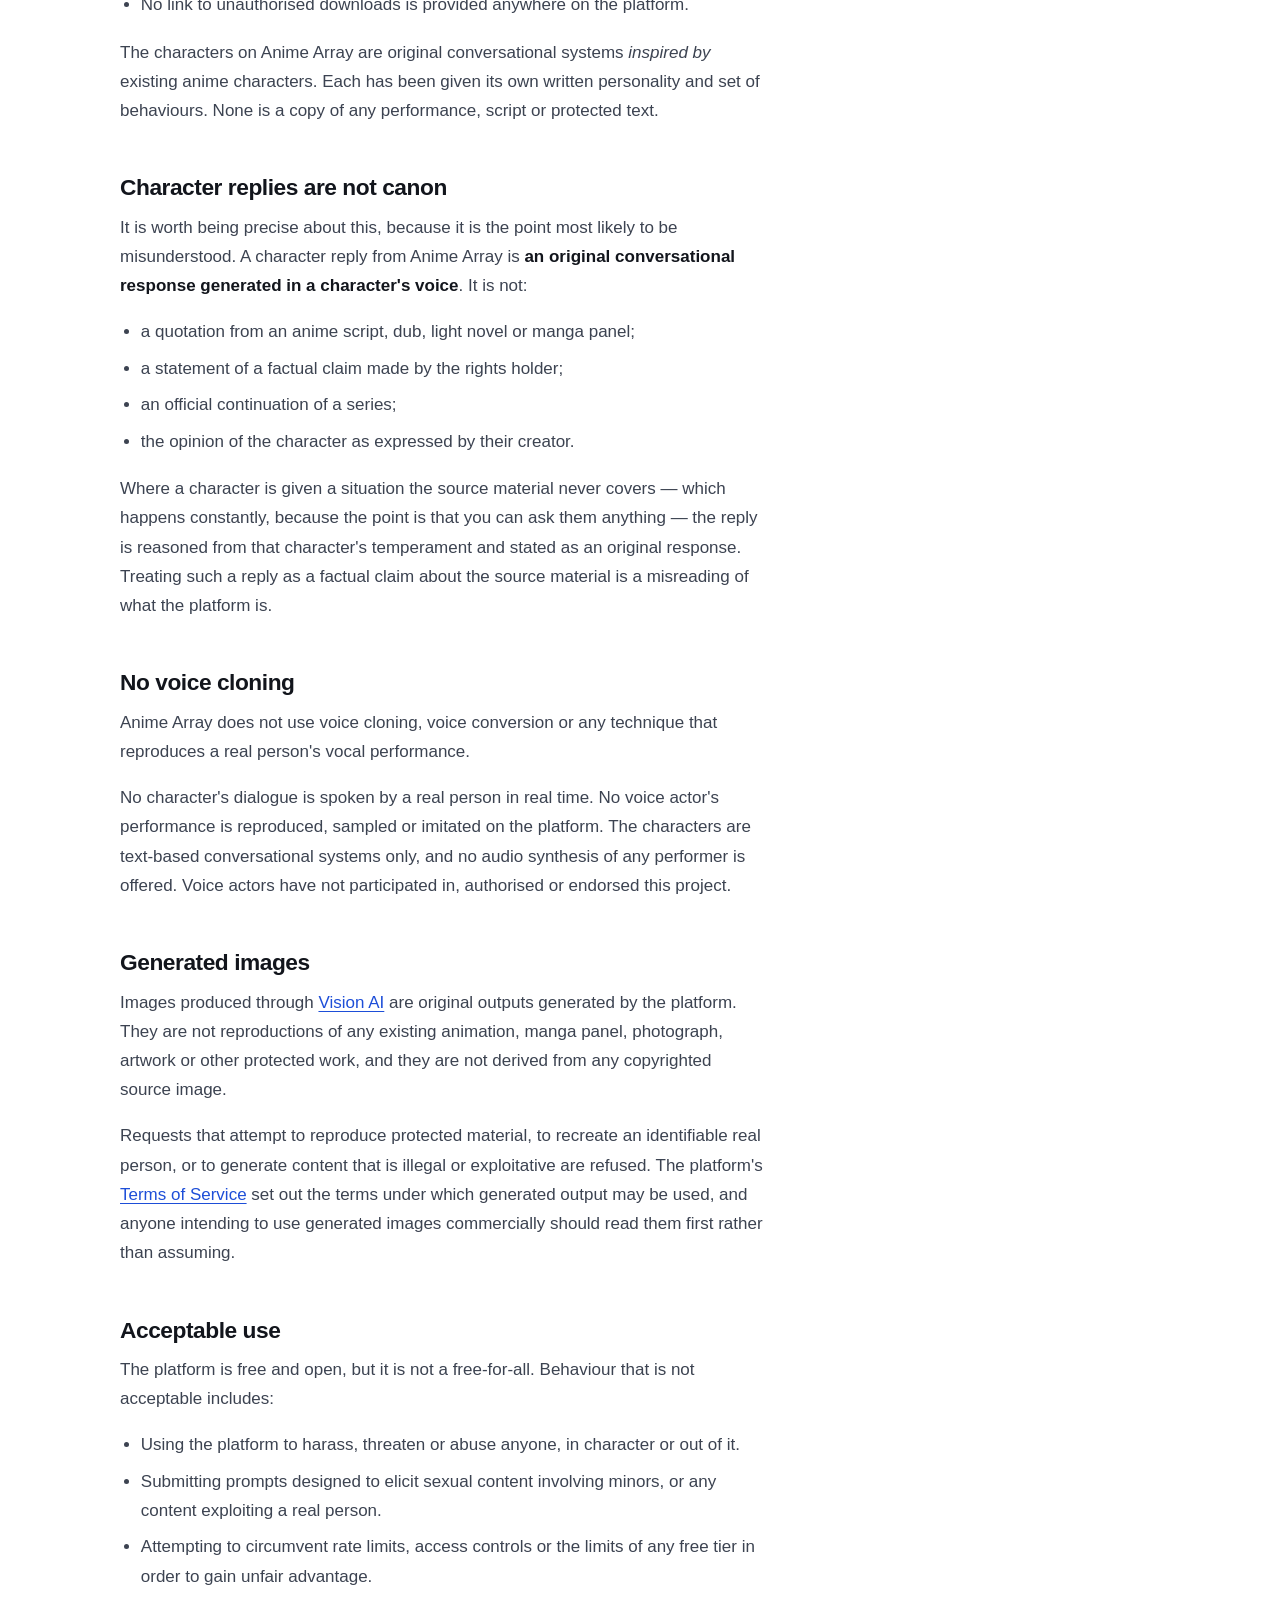
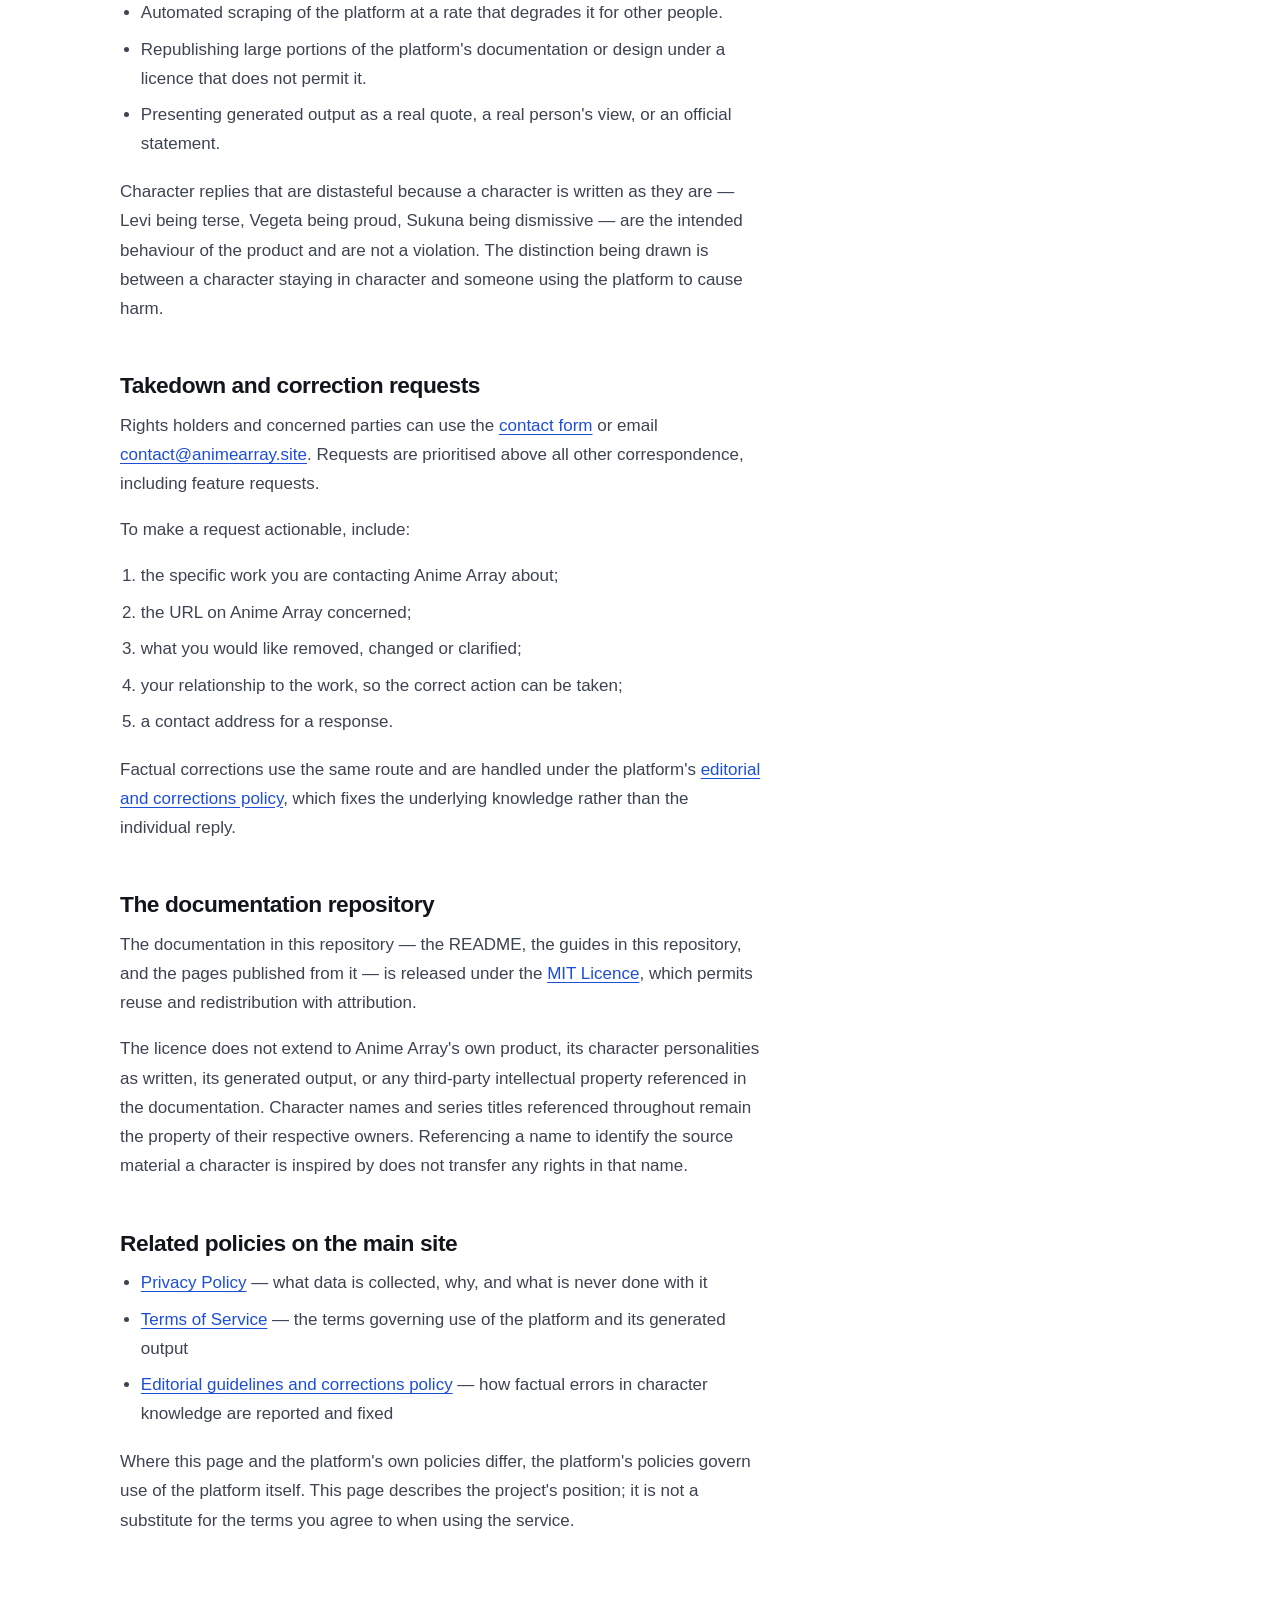
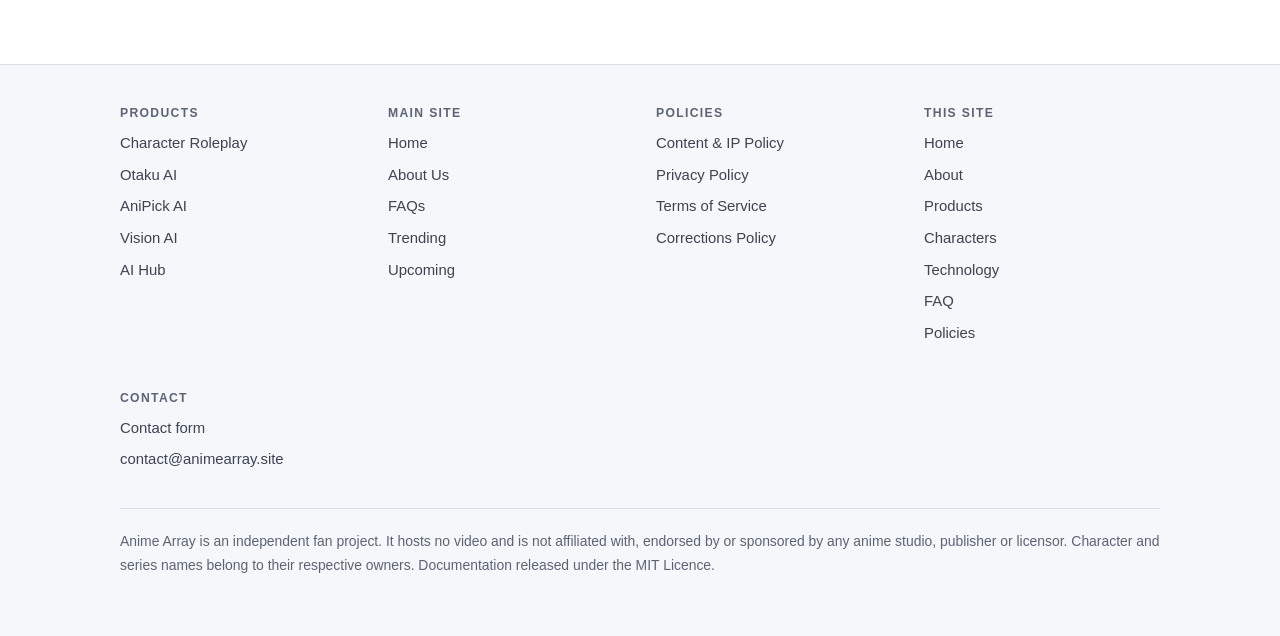
<file: docs/policies.html>
<!DOCTYPE html>
<html lang="en">
<head>
<meta charset="utf-8">
<meta name="viewport" content="width=device-width, initial-scale=1">
<title>Policies — Content, copyright and intellectual property | Anime Array</title>
<meta name="description" content="Anime Array's position on copyright, non-affiliation, character voices, generated images, acceptable use and takedown requests.">
<meta name="theme-color" content="#b3123c">
<link rel="canonical" href="https://muqeet-1138.github.io/Anime-Array/policies.html">

<meta property="og:type" content="website">
<meta property="og:site_name" content="Anime Array">
<meta property="og:title" content="Policies — Content, copyright and intellectual property | Anime Array">
<meta property="og:description" content="Anime Array's position on copyright, non-affiliation, character voices, generated images and takedown requests.">
<meta property="og:url" content="https://muqeet-1138.github.io/Anime-Array/policies.html">
<meta property="og:image" content="https://muqeet-1138.github.io/Anime-Array/assets/og-policies.png">
<meta property="og:image:width" content="1200">
<meta property="og:image:height" content="630">
<meta property="og:image:type" content="image/png">
<meta property="og:image:alt" content="Anime Array content, copyright and intellectual property policies">
<meta name="twitter:image" content="https://muqeet-1138.github.io/Anime-Array/assets/og-policies.png">
<meta name="twitter:image:alt" content="Anime Array content, copyright and intellectual property policies">
<meta property="og:locale" content="en_GB">

<meta name="twitter:card" content="summary_large_image">
<meta name="twitter:title" content="Policies — Content, copyright and intellectual property | Anime Array">
<meta name="twitter:description" content="Non-affiliation, copyright, character voices, generated images and takedown requests.">

<link rel="icon" href="assets/favicon.ico" sizes="48x48 32x32 16x16">
<link rel="icon" type="image/png" sizes="48x48" href="assets/favicon-48.png">
<link rel="icon" type="image/png" sizes="32x32" href="assets/favicon-32.png">
<link rel="icon" type="image/png" sizes="16x16" href="assets/favicon-16.png">
<link rel="apple-touch-icon" sizes="180x180" href="assets/apple-touch-icon.png">
<link rel="stylesheet" href="assets/style.css">

<script type="application/ld+json">
{
  "@context": "https://schema.org",
  "@graph": [
    {
      "@type": "WebPage",
      "@id": "https://muqeet-1138.github.io/Anime-Array/policies.html#page",
      "url": "https://muqeet-1138.github.io/Anime-Array/policies.html",
      "name": "Anime Array — Content, copyright and intellectual property policies",
      "isPartOf": { "@id": "https://muqeet-1138.github.io/Anime-Array/#website" },
      "inLanguage": "en-GB",
      "publisher": { "@id": "https://animearray.site/#organization" },
      "description": "Anime Array's position on non-affiliation, copyright, character voices, generated images, acceptable use and takedown requests."
    },
    {
      "@type": "BreadcrumbList",
      "@id": "https://muqeet-1138.github.io/Anime-Array/policies.html#crumbs",
      "itemListElement": [
        { "@type": "ListItem", "position": 1, "name": "Home", "item": "https://muqeet-1138.github.io/Anime-Array/" },
        { "@type": "ListItem", "position": 2, "name": "Policies", "item": "https://muqeet-1138.github.io/Anime-Array/policies.html" }
      ]
    },
    {
      "@type": "Organization",
      "@id": "https://animearray.site/#organization",
      "name": "Anime Array",
      "url": "https://animearray.site/",
      "email": "contact@animearray.site",
      "sameAs": [
        "https://animearray.site/",
        "https://roleplay.animearray.site/",
        "https://otaku.animearray.site/",
        "https://animearray.site/ai-hub/"
      ]
    }
  ]
}
</script>
</head>
<body>
<a class="skip" href="#main">Skip to content</a>

<header class="site">
  <div class="wrap bar">
    <a class="brand" href="index.html">
      <img class="mark" src="assets/logo-64.png" srcset="assets/logo-64.png 1x, assets/logo-192.png 2x" alt="" width="48" height="48" decoding="async">
      <span>Anime Array</span>
    </a>
    <nav class="site" aria-label="Primary">
      <a href="index.html">Home</a>
      <a href="about.html">About</a>
      <a href="products.html">Products</a>
      <a href="characters.html">Characters</a>
      <a href="technology.html">Technology</a>
      <a href="faq.html">FAQ</a>
      <a href="policies.html" aria-current="page">Policies</a>
    </nav>
  </div>
</header>

<main id="main">
  <section class="hero">
    <div class="wrap">
      <p class="eyebrow">Policies</p>
      <h1>Content, copyright and intellectual property</h1>
      <p class="lede">Anime Array is a fan project built on other people's characters. That creates an obligation to be precise about whose work it is, what has been done with it, and what will be removed on request. This page is that precision.</p>
    </div>
  </section>

  <div class="wrap">
    <div class="layout">
      <article>

        <div class="callout">
          <span class="label">Summary</span>
          <p>Anime Array is an independent fan project. It is not affiliated with, endorsed by, licensed by or sponsored by any anime studio, publisher, licensor, broadcaster or rights holder. It hosts no video and reproduces no protected media. It does not clone voices. Copyright concerns are handled through the <a href="https://animearray.site/contact-us/">contact form</a> and are prioritised above all other enquiries.</p>
        </div>

        <h2 id="non-affiliation">Non-affiliation</h2>
        <p>Anime Array is not affiliated with, connected to, endorsed by, sponsored by, licensed by, authorised by or approved by any anime studio, manga publisher, licensor, broadcaster, distributor, streaming service or rights holder. No such party has reviewed, approved or been consulted about this project.</p>
        <p>This is stated plainly because a fan project that lets its association with a studio go ambiguous causes real problems for real rights holders, and because claiming an endorsement that does not exist is both a lie and, in most jurisdictions, actionable. Anime Array does not make that claim and does not permit anybody else to make it on its behalf.</p>

        <h2 id="ip">Ownership of names and likenesses</h2>
        <p>All anime and manga series titles, character names, designs, catchphrases and related intellectual property belong to their respective owners. Anime Array uses these names for one narrow purpose: identifying which existing character each original AI conversation system is inspired by, so that readers can find the character they are looking for.</p>
        <p>Naming a work in order to identify it is different from reproducing it. On Anime Array:</p>
        <ul>
          <li>No animation is shown. No video, episode, film or clip is hosted, uploaded, embedded or mirrored.</li>
          <li>No manga is shown. No panel, page or illustration is reproduced.</li>
          <li>No audio is shown. No voice performance, soundtrack or subtitle track is hosted or reproduced.</li>
          <li>No script is reproduced. Character replies are original text generated in a character's voice, not quotations.</li>
          <li>No link to unauthorised downloads is provided anywhere on the platform.</li>
        </ul>
        <p>The characters on Anime Array are original conversational systems <em>inspired by</em> existing anime characters. Each has been given its own written personality and set of behaviours. None is a copy of any performance, script or protected text.</p>

        <h2 id="not-canon">Character replies are not canon</h2>
        <p>It is worth being precise about this, because it is the point most likely to be misunderstood. A character reply from Anime Array is <strong>an original conversational response generated in a character's voice</strong>. It is not:</p>
        <ul>
          <li>a quotation from an anime script, dub, light novel or manga panel;</li>
          <li>a statement of a factual claim made by the rights holder;</li>
          <li>an official continuation of a series;</li>
          <li>the opinion of the character as expressed by their creator.</li>
        </ul>
        <p>Where a character is given a situation the source material never covers — which happens constantly, because the point is that you can ask them anything — the reply is reasoned from that character's temperament and stated as an original response. Treating such a reply as a factual claim about the source material is a misreading of what the platform is.</p>

        <h2 id="voices">No voice cloning</h2>
        <p>Anime Array does not use voice cloning, voice conversion or any technique that reproduces a real person's vocal performance.</p>
        <p>No character's dialogue is spoken by a real person in real time. No voice actor's performance is reproduced, sampled or imitated on the platform. The characters are text-based conversational systems only, and no audio synthesis of any performer is offered. Voice actors have not participated in, authorised or endorsed this project.</p>

        <h2 id="images">Generated images</h2>
        <p>Images produced through <a href="https://animearray.site/vision-ai/">Vision AI</a> are original outputs generated by the platform. They are not reproductions of any existing animation, manga panel, photograph, artwork or other protected work, and they are not derived from any copyrighted source image.</p>
        <p>Requests that attempt to reproduce protected material, to recreate an identifiable real person, or to generate content that is illegal or exploitative are refused. The platform's <a href="https://animearray.site/terms-of-service/">Terms of Service</a> set out the terms under which generated output may be used, and anyone intending to use generated images commercially should read them first rather than assuming.</p>

        <h2 id="acceptable">Acceptable use</h2>
        <p>The platform is free and open, but it is not a free-for-all. Behaviour that is not acceptable includes:</p>
        <ul>
          <li>Using the platform to harass, threaten or abuse anyone, in character or out of it.</li>
          <li>Submitting prompts designed to elicit sexual content involving minors, or any content exploiting a real person.</li>
          <li>Attempting to circumvent rate limits, access controls or the limits of any free tier in order to gain unfair advantage.</li>
          <li>Automated scraping of the platform at a rate that degrades it for other people.</li>
          <li>Republishing large portions of the platform's documentation or design under a licence that does not permit it.</li>
          <li>Presenting generated output as a real quote, a real person's view, or an official statement.</li>
        </ul>
        <p>Character replies that are distasteful because a character is written as they are — Levi being terse, Vegeta being proud, Sukuna being dismissive — are the intended behaviour of the product and are not a violation. The distinction being drawn is between a character staying in character and someone using the platform to cause harm.</p>

        <h2 id="takedown">Takedown and correction requests</h2>
        <p>Rights holders and concerned parties can use the <a href="https://animearray.site/contact-us/">contact form</a> or email <a href="mailto:contact@animearray.site">contact@animearray.site</a>. Requests are prioritised above all other correspondence, including feature requests.</p>
        <p>To make a request actionable, include:</p>
        <ol>
          <li>the specific work you are contacting Anime Array about;</li>
          <li>the URL on Anime Array concerned;</li>
          <li>what you would like removed, changed or clarified;</li>
          <li>your relationship to the work, so the correct action can be taken;</li>
          <li>a contact address for a response.</li>
        </ol>
        <p>Factual corrections use the same route and are handled under the platform's <a href="https://animearray.site/editorial-guidelines-and-corrections-policy/">editorial and corrections policy</a>, which fixes the underlying knowledge rather than the individual reply.</p>

        <h2 id="repository">The documentation repository</h2>
        <p>The documentation in this repository — the README, the guides in this repository, and the pages published from it — is released under the <a href="https://github.com/muqeet-1138/Anime-Array/blob/main/LICENSE">MIT Licence</a>, which permits reuse and redistribution with attribution.</p>
        <p>The licence does not extend to Anime Array's own product, its character personalities as written, its generated output, or any third-party intellectual property referenced in the documentation. Character names and series titles referenced throughout remain the property of their respective owners. Referencing a name to identify the source material a character is inspired by does not transfer any rights in that name.</p>

        <h2 id="related-policies">Related policies on the main site</h2>
        <ul>
          <li><a href="https://animearray.site/privacy-policy/">Privacy Policy</a> — what data is collected, why, and what is never done with it</li>
          <li><a href="https://animearray.site/terms-of-service/">Terms of Service</a> — the terms governing use of the platform and its generated output</li>
          <li><a href="https://animearray.site/editorial-guidelines-and-corrections-policy/">Editorial guidelines and corrections policy</a> — how factual errors in character knowledge are reported and fixed</li>
        </ul>
        <p>Where this page and the platform's own policies differ, the platform's policies govern use of the platform itself. This page describes the project's position; it is not a substitute for the terms you agree to when using the service.</p>

      </article>

      <aside>
        <nav class="toc" aria-label="On this page">
          <h2>On this page</h2>
          <ol>
            <li><a href="#non-affiliation">Non-affiliation</a></li>
            <li><a href="#ip">Ownership of names</a></li>
            <li><a href="#not-canon">Replies are not canon</a></li>
            <li><a href="#voices">No voice cloning</a></li>
            <li><a href="#images">Generated images</a></li>
            <li><a href="#acceptable">Acceptable use</a></li>
            <li><a href="#takedown">Takedown requests</a></li>
            <li><a href="#repository">The repository licence</a></li>
            <li><a href="#related-policies">Related policies</a></li>
          </ol>
        </nav>
      </aside>
    </div>
  </div>
</main>

<footer class="site">
  <div class="wrap">
    <div class="cols">
      <div>
        <h2>Products</h2>
        <ul>
          <li><a href="https://roleplay.animearray.site/">Character Roleplay</a></li>
          <li><a href="https://otaku.animearray.site/">Otaku AI</a></li>
          <li><a href="https://animearray.site/anipick/">AniPick AI</a></li>
          <li><a href="https://animearray.site/vision-ai/">Vision AI</a></li>
          <li><a href="https://animearray.site/ai-hub/">AI Hub</a></li>
        </ul>
      </div>
      <div>
        <h2>Main site</h2>
        <ul>
          <li><a href="https://animearray.site/">Home</a></li>
          <li><a href="https://animearray.site/about-us/">About Us</a></li>
          <li><a href="https://animearray.site/faqs/">FAQs</a></li>
          <li><a href="https://animearray.site/trending/">Trending</a></li>
          <li><a href="https://animearray.site/upcoming/">Upcoming</a></li>
        </ul>
      </div>
      <div>
        <h2>Policies</h2>
        <ul>
          <li><a href="policies.html">Content &amp; IP Policy</a></li>
          <li><a href="https://animearray.site/privacy-policy/">Privacy Policy</a></li>
          <li><a href="https://animearray.site/terms-of-service/">Terms of Service</a></li>
          <li><a href="https://animearray.site/editorial-guidelines-and-corrections-policy/">Corrections Policy</a></li>
        </ul>
      </div>
      <div>
        <h2>This site</h2>
        <ul>
          <li><a href="index.html">Home</a></li>
          <li><a href="about.html">About</a></li>
          <li><a href="products.html">Products</a></li>
          <li><a href="characters.html">Characters</a></li>
          <li><a href="technology.html">Technology</a></li>
          <li><a href="faq.html">FAQ</a></li>
          <li><a href="policies.html">Policies</a></li>
        </ul>
      </div>
      <div>
        <h2>Contact</h2>
        <ul>
          <li><a href="https://animearray.site/contact-us/">Contact form</a></li>
          <li><a href="mailto:contact@animearray.site">contact@animearray.site</a></li>
        </ul>
      </div>
    </div>
    <p class="legal">Anime Array is an independent fan project. It hosts no video and is not affiliated with, endorsed by or sponsored by any anime studio, publisher or licensor. Character and series names belong to their respective owners. Documentation released under the MIT Licence.</p>
  </div>
</footer>
</body>
</html>
</file>
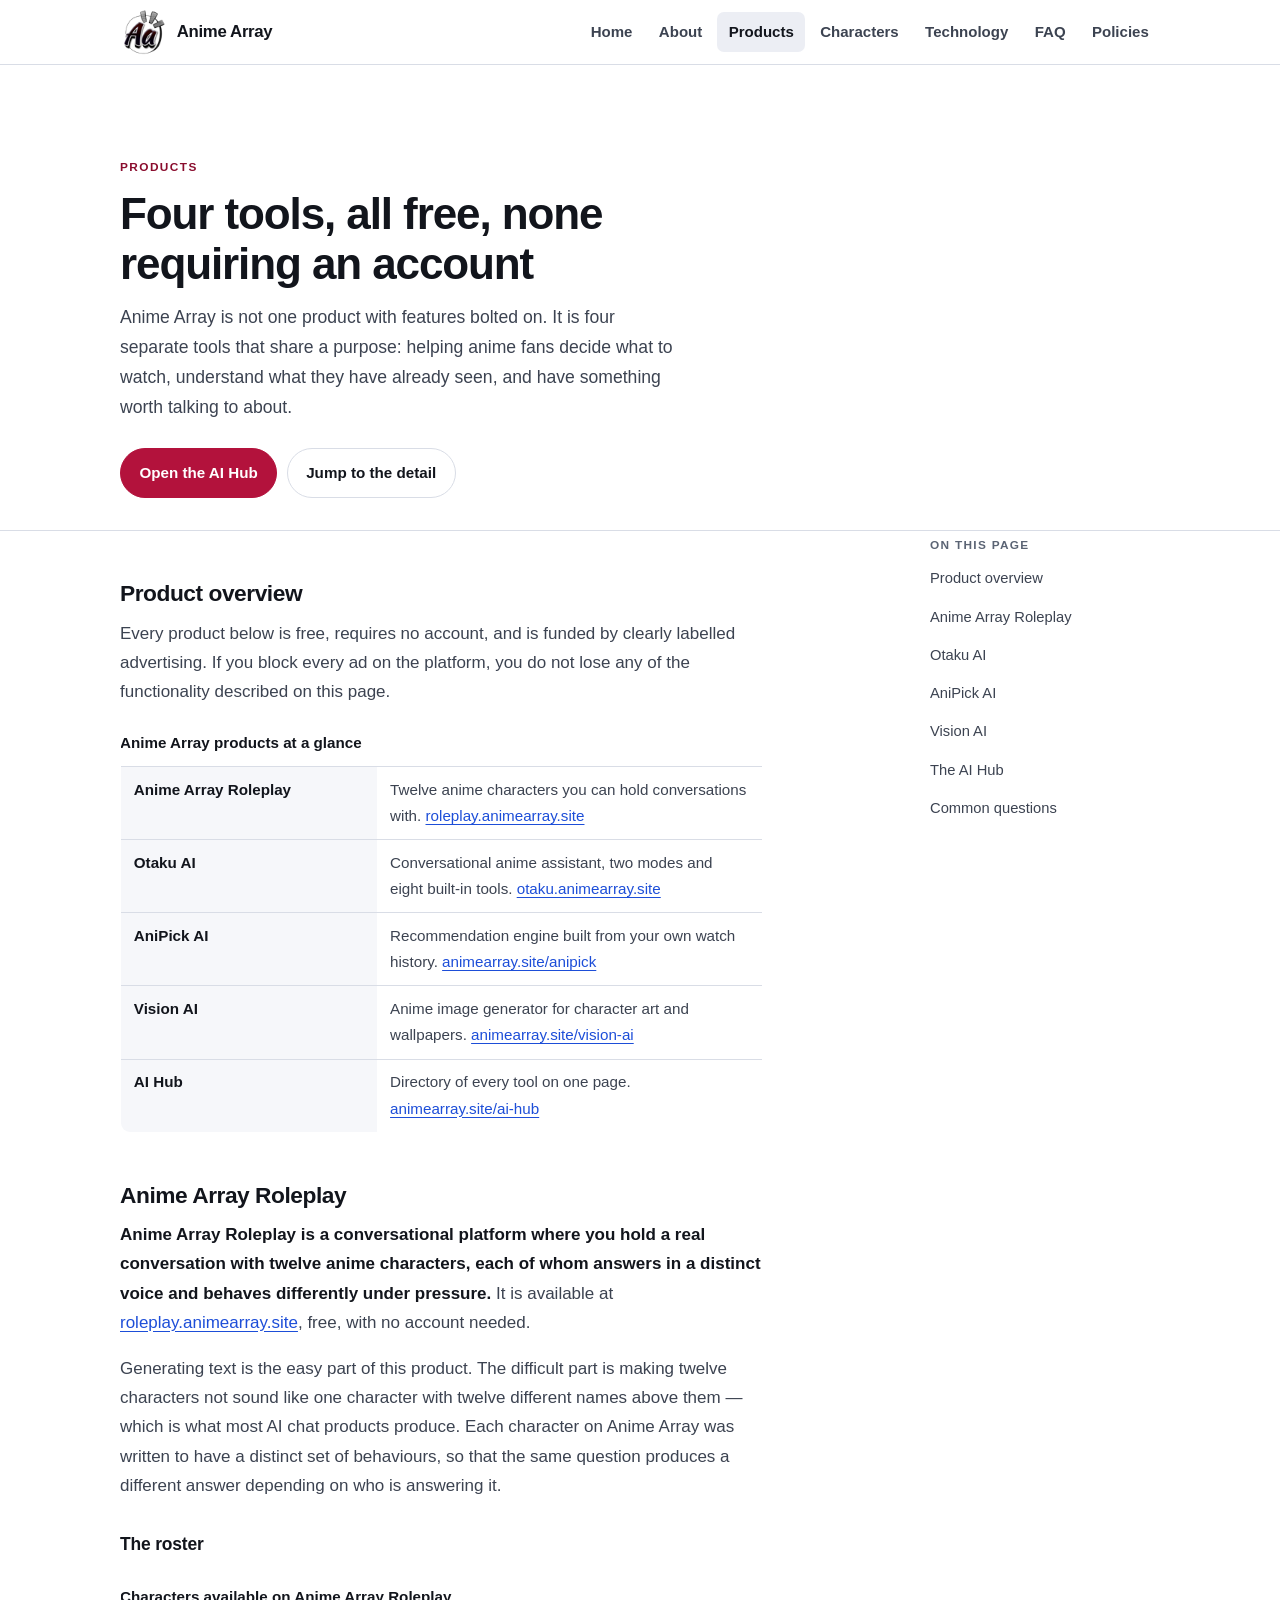
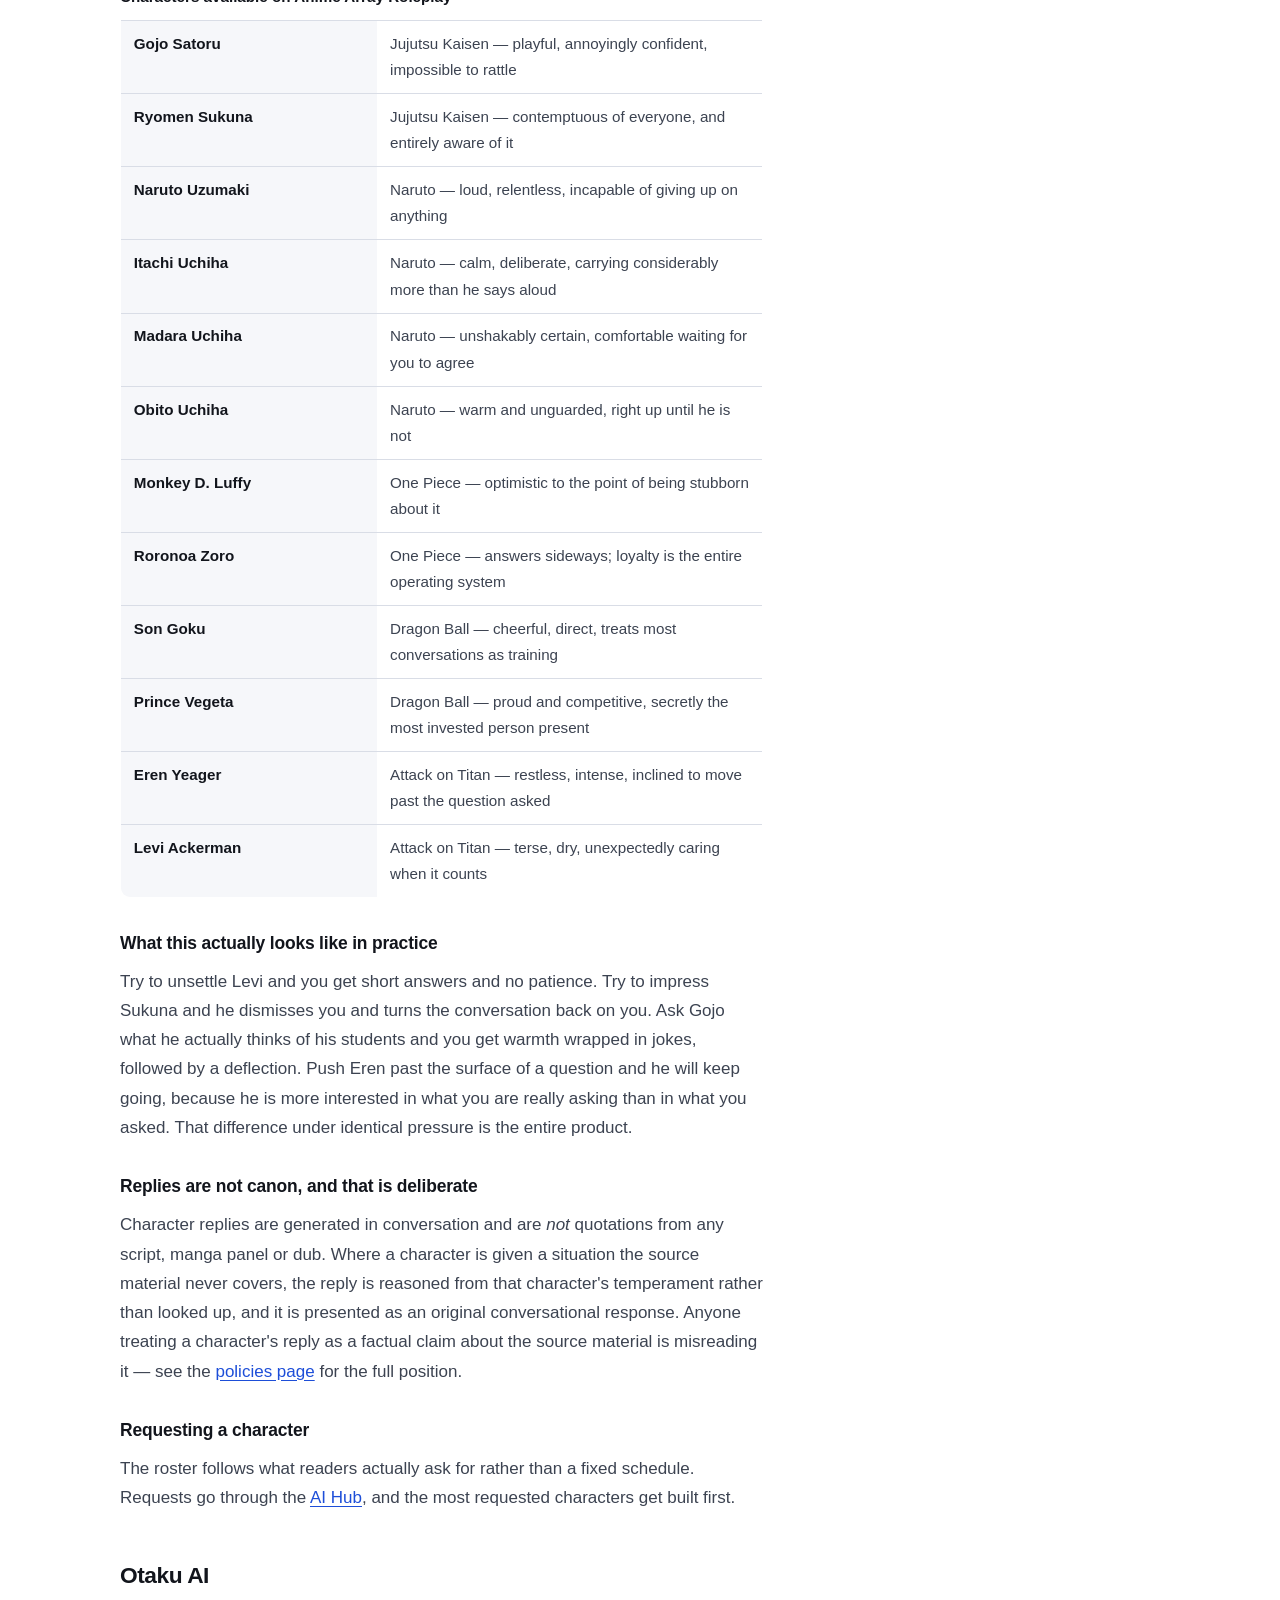
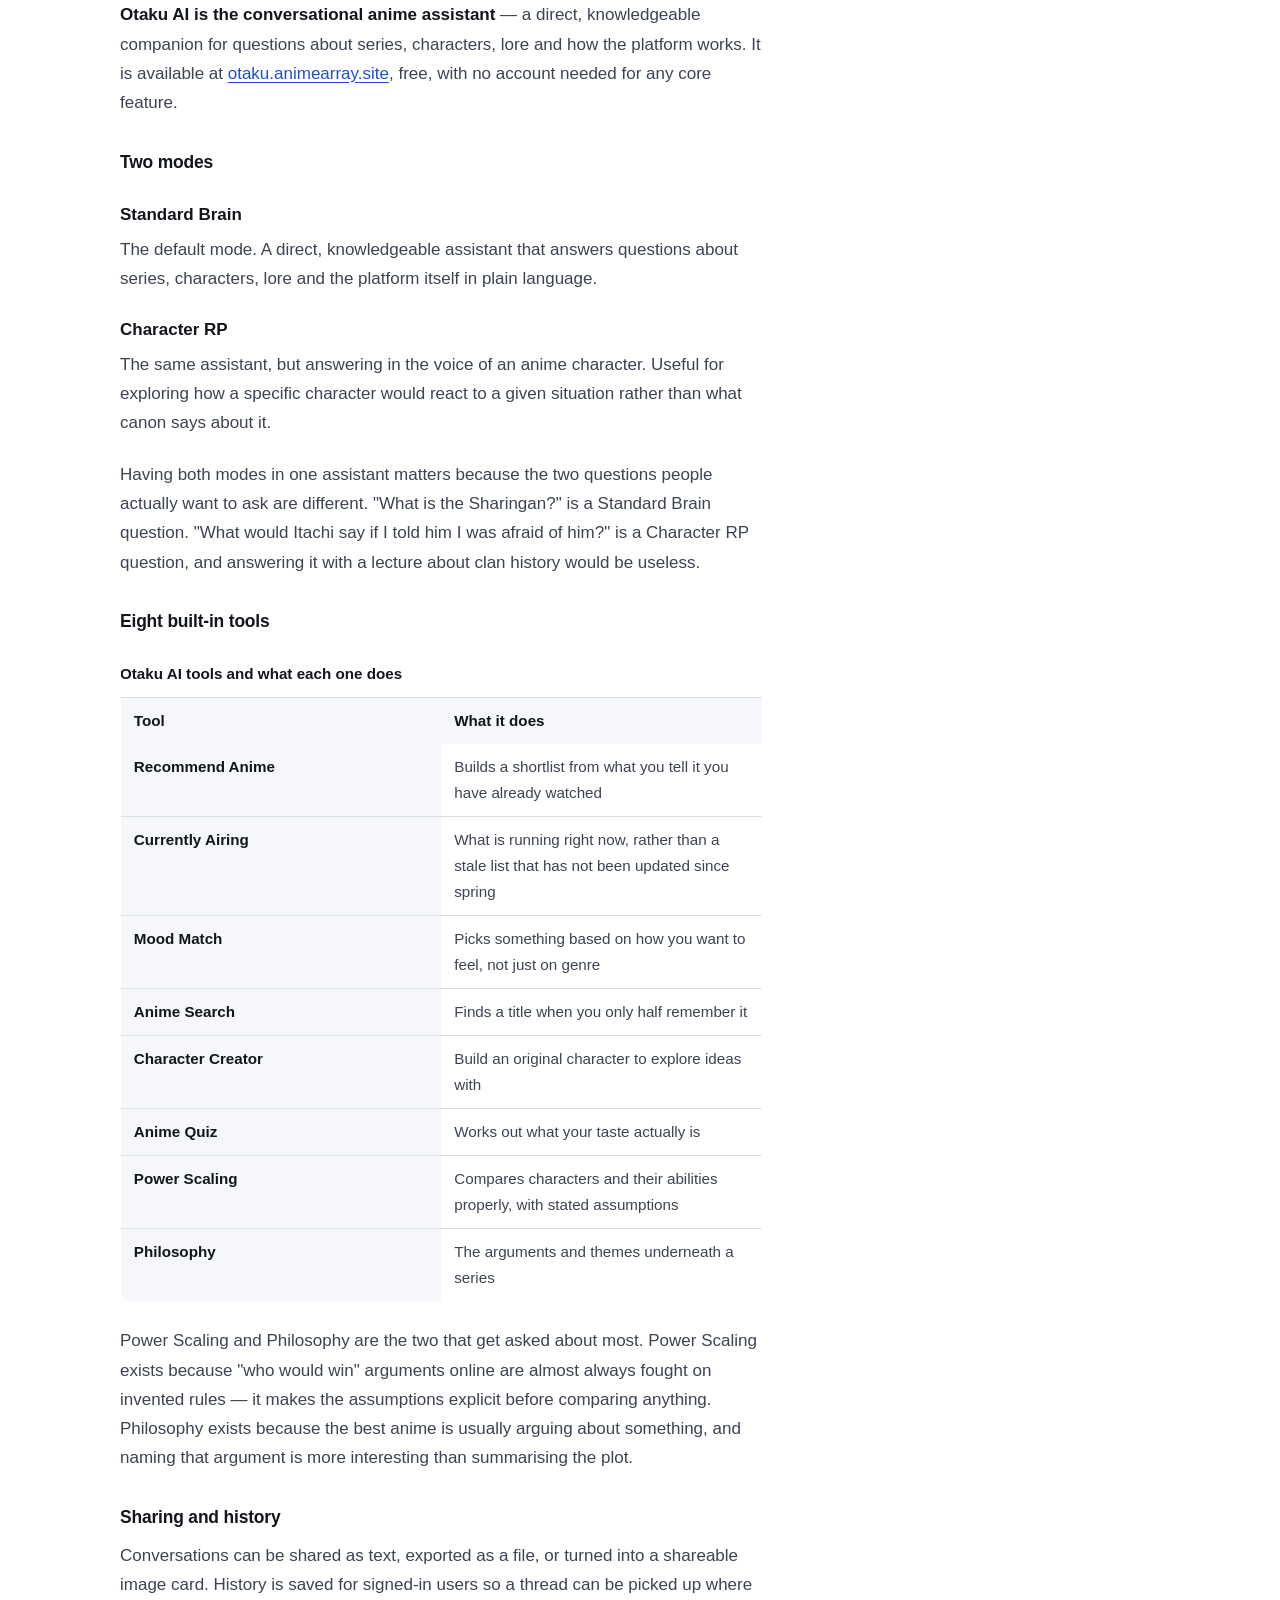
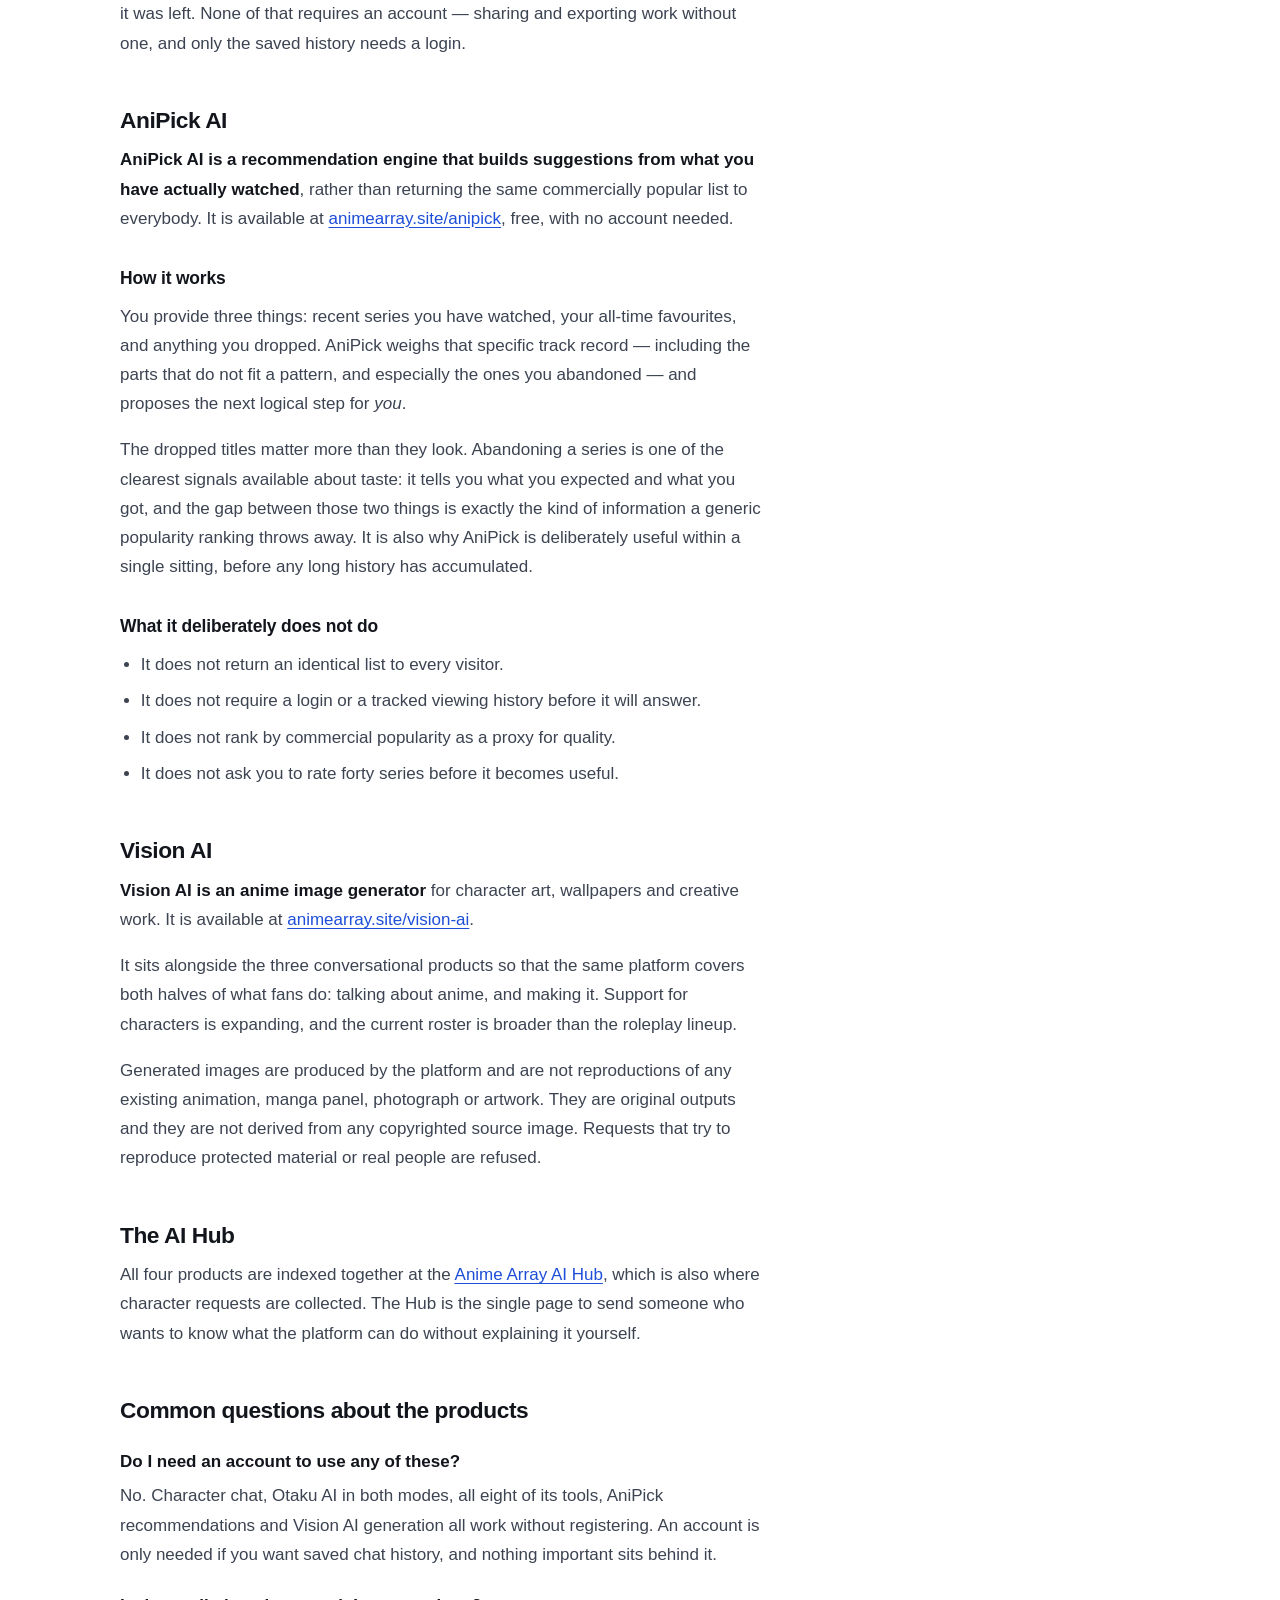
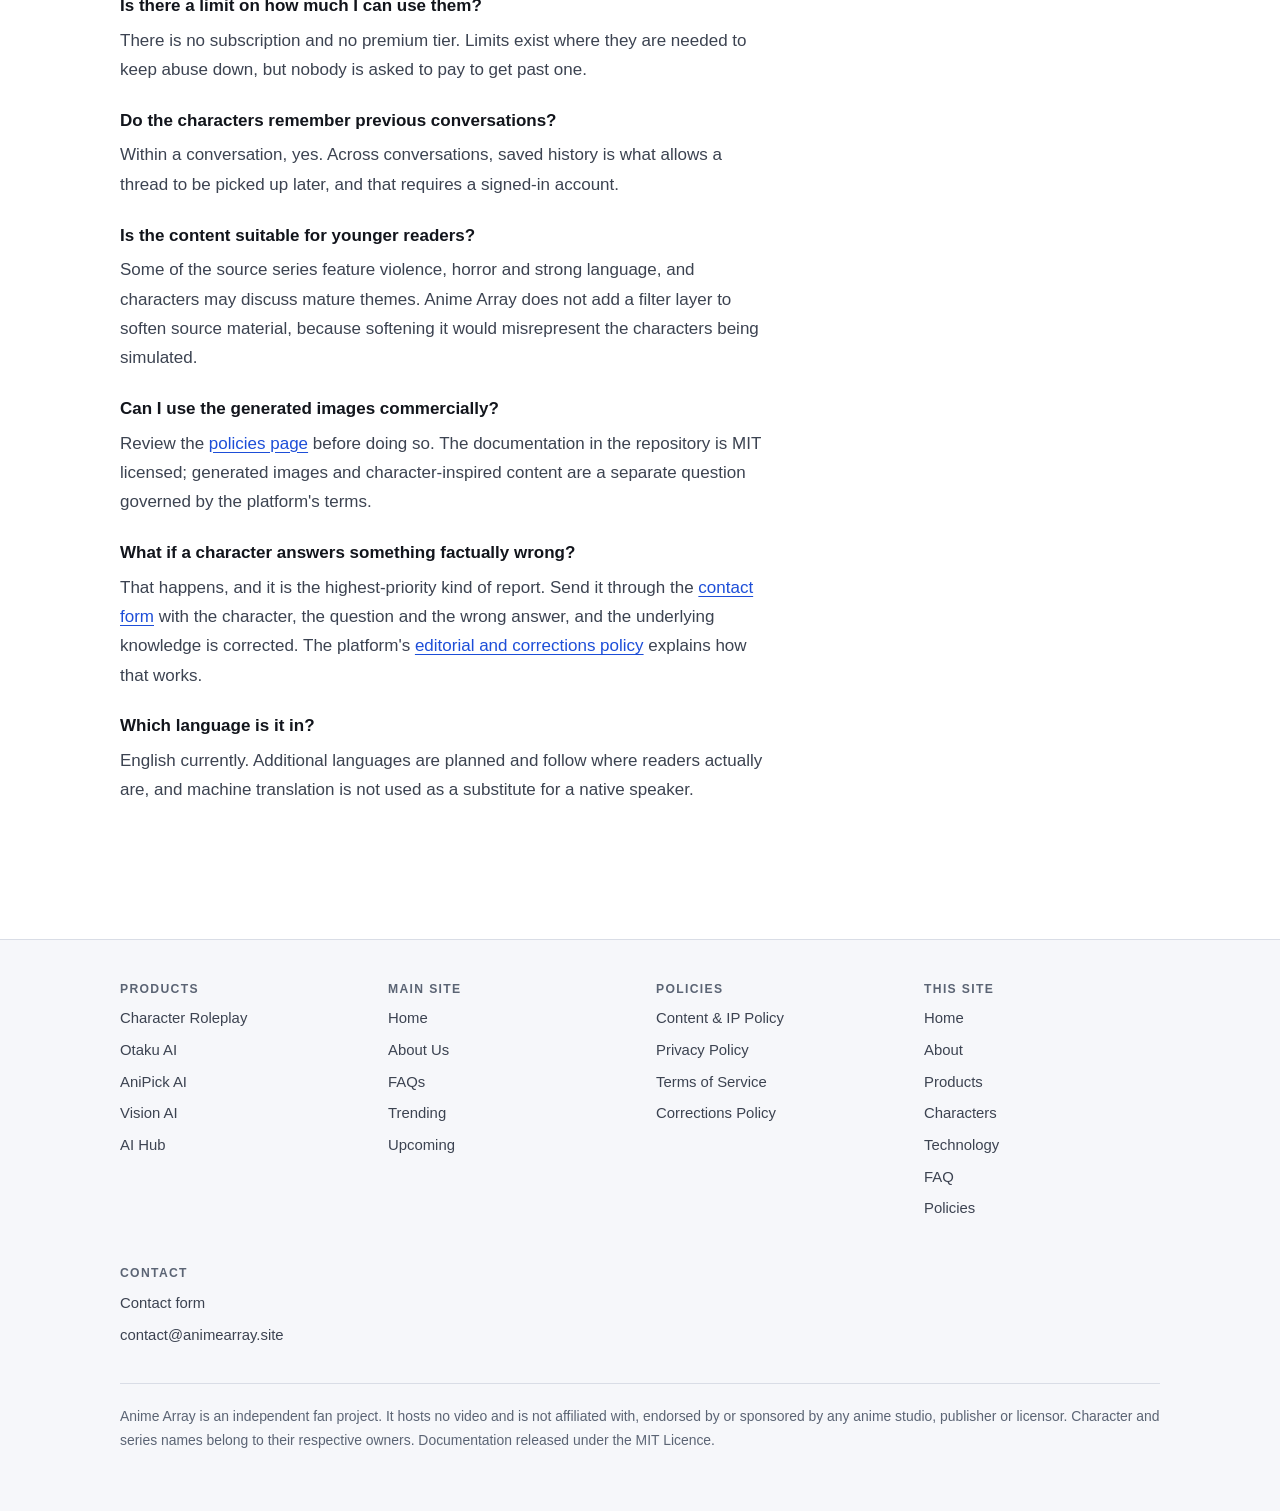
<file: docs/products.html>
<!DOCTYPE html>
<html lang="en">
<head>
<meta charset="utf-8">
<meta name="viewport" content="width=device-width, initial-scale=1">
<title>Anime Array Products — Roleplay, Otaku AI, AniPick, Vision AI</title>
<meta name="description" content="All four Anime Array products explained: 12-character roleplay, the Otaku AI assistant with 8 tools, AniPick AI recommendations and Vision AI image generation.">
<meta name="theme-color" content="#b3123c">
<link rel="canonical" href="https://muqeet-1138.github.io/Anime-Array/products.html">

<meta property="og:type" content="website">
<meta property="og:site_name" content="Anime Array">
<meta property="og:title" content="Anime Array Products — Roleplay, Otaku AI, AniPick, Vision AI">
<meta property="og:description" content="Four free tools for anime fans, explained in full. No account required for any of them.">
<meta property="og:url" content="https://muqeet-1138.github.io/Anime-Array/products.html">
<meta property="og:image" content="https://muqeet-1138.github.io/Anime-Array/assets/og-products.png">
<meta property="og:image:width" content="1200">
<meta property="og:image:height" content="630">
<meta property="og:image:type" content="image/png">
<meta property="og:image:alt" content="Anime Array products — Roleplay, Otaku AI, AniPick and Vision AI">
<meta name="twitter:image" content="https://muqeet-1138.github.io/Anime-Array/assets/og-products.png">
<meta name="twitter:image:alt" content="Anime Array products — Roleplay, Otaku AI, AniPick and Vision AI">
<meta property="og:locale" content="en_GB">

<meta name="twitter:card" content="summary_large_image">
<meta name="twitter:title" content="Anime Array Products — Roleplay, Otaku AI, AniPick, Vision AI">
<meta name="twitter:description" content="Four free tools for anime fans, explained in full. No account required.">

<link rel="icon" href="assets/favicon.ico" sizes="48x48 32x32 16x16">
<link rel="icon" type="image/png" sizes="48x48" href="assets/favicon-48.png">
<link rel="icon" type="image/png" sizes="32x32" href="assets/favicon-32.png">
<link rel="icon" type="image/png" sizes="16x16" href="assets/favicon-16.png">
<link rel="apple-touch-icon" sizes="180x180" href="assets/apple-touch-icon.png">
<link rel="stylesheet" href="assets/style.css">

<script type="application/ld+json">
{
  "@context": "https://schema.org",
  "@graph": [
    {
      "@type": "CollectionPage",
      "@id": "https://muqeet-1138.github.io/Anime-Array/products.html#page",
      "url": "https://muqeet-1138.github.io/Anime-Array/products.html",
      "name": "Anime Array Products",
      "isPartOf": { "@id": "https://muqeet-1138.github.io/Anime-Array/#website" },
      "inLanguage": "en-GB",
      "publisher": { "@id": "https://animearray.site/#organization" },
      "description": "Detailed documentation of the four free AI products offered by Anime Array."
    },
    {
      "@type": "BreadcrumbList",
      "@id": "https://muqeet-1138.github.io/Anime-Array/products.html#crumbs",
      "itemListElement": [
        { "@type": "ListItem", "position": 1, "name": "Home", "item": "https://muqeet-1138.github.io/Anime-Array/" },
        { "@type": "ListItem", "position": 2, "name": "Products", "item": "https://muqeet-1138.github.io/Anime-Array/products.html" }
      ]
    },
    {
      "@type": "Organization",
      "@id": "https://animearray.site/#organization",
      "name": "Anime Array",
      "url": "https://animearray.site/",
      "email": "contact@animearray.site",
      "sameAs": [
        "https://animearray.site/",
        "https://roleplay.animearray.site/",
        "https://otaku.animearray.site/",
        "https://animearray.site/ai-hub/"
      ]
    },
    {
      "@type": "ItemList",
      "@id": "https://muqeet-1138.github.io/Anime-Array/products.html#list",
      "name": "Anime Array products",
      "itemListOrder": "https://schema.org/ItemListOrderAscending",
      "numberOfItems": 4,
      "itemListElement": [
        {
          "@type": "ListItem",
          "position": 1,
          "item": {
            "@type": "SoftwareApplication",
            "name": "Anime Array Roleplay",
            "url": "https://roleplay.animearray.site/",
            "applicationCategory": "MultimediaApplication",
            "operatingSystem": "Any modern web browser",
            "publisher": { "@id": "https://animearray.site/#organization" },
            "offers": { "@type": "Offer", "price": "0", "priceCurrency": "USD" },
            "description": "Conversational roleplay with twelve anime characters, each with a distinct voice and temperament. Free, no account required."
          }
        },
        {
          "@type": "ListItem",
          "position": 2,
          "item": {
            "@type": "SoftwareApplication",
            "name": "Otaku AI",
            "url": "https://otaku.animearray.site/",
            "applicationCategory": "MultimediaApplication",
            "operatingSystem": "Any modern web browser",
            "publisher": { "@id": "https://animearray.site/#organization" },
            "offers": { "@type": "Offer", "price": "0", "priceCurrency": "USD" },
            "description": "Conversational anime assistant with two modes — Standard Brain and Character RP — and eight built-in tools including recommendations, currently airing, power scaling and philosophy."
          }
        },
        {
          "@type": "ListItem",
          "position": 3,
          "item": {
            "@type": "SoftwareApplication",
            "name": "AniPick AI",
            "url": "https://animearray.site/anipick/",
            "applicationCategory": "MultimediaApplication",
            "operatingSystem": "Any modern web browser",
            "publisher": { "@id": "https://animearray.site/#organization" },
            "offers": { "@type": "Offer", "price": "0", "priceCurrency": "USD" },
            "description": "Anime recommendation engine that builds a shortlist from what the user actually watched, loved and skipped, rather than returning a generic popular list."
          }
        },
        {
          "@type": "ListItem",
          "position": 4,
          "item": {
            "@type": "SoftwareApplication",
            "name": "Vision AI",
            "url": "https://animearray.site/vision-ai/",
            "applicationCategory": "MultimediaApplication",
            "operatingSystem": "Any modern web browser",
            "publisher": { "@id": "https://animearray.site/#organization" },
            "offers": { "@type": "Offer", "price": "0", "priceCurrency": "USD" },
            "description": "Anime image generator for character art, wallpapers and creative work."
          }
        }
      ]
    }
  ]
}
</script>
</head>
<body>
<a class="skip" href="#main">Skip to content</a>

<header class="site">
  <div class="wrap bar">
    <a class="brand" href="index.html">
      <img class="mark" src="assets/logo-64.png" srcset="assets/logo-64.png 1x, assets/logo-192.png 2x" alt="" width="48" height="48" decoding="async">
      <span>Anime Array</span>
    </a>
    <nav class="site" aria-label="Primary">
      <a href="index.html">Home</a>
      <a href="about.html">About</a>
      <a href="products.html" aria-current="page">Products</a>
      <a href="characters.html">Characters</a>
      <a href="technology.html">Technology</a>
      <a href="faq.html">FAQ</a>
      <a href="policies.html">Policies</a>
    </nav>
  </div>
</header>

<main id="main">
  <section class="hero">
    <div class="wrap">
      <p class="eyebrow">Products</p>
      <h1>Four tools, all free, none requiring an account</h1>
      <p class="lede">Anime Array is not one product with features bolted on. It is four separate tools that share a purpose: helping anime fans decide what to watch, understand what they have already seen, and have something worth talking to about.</p>
      <div class="cta">
        <a class="btn" href="https://animearray.site/ai-hub/">Open the AI Hub</a>
        <a class="btn ghost" href="#all">Jump to the detail</a>
      </div>
    </div>
  </section>

  <div class="wrap">
    <div class="layout">
      <article>

        <h2 id="overview">Product overview</h2>
        <p>Every product below is free, requires no account, and is funded by clearly labelled advertising. If you block every ad on the platform, you do not lose any of the functionality described on this page.</p>
        <table class="facts">
          <caption>Anime Array products at a glance</caption>
          <tbody>
            <tr><th scope="row">Anime Array Roleplay</th><td>Twelve anime characters you can hold conversations with. <a href="https://roleplay.animearray.site/">roleplay.animearray.site</a></td></tr>
            <tr><th scope="row">Otaku AI</th><td>Conversational anime assistant, two modes and eight built-in tools. <a href="https://otaku.animearray.site/">otaku.animearray.site</a></td></tr>
            <tr><th scope="row">AniPick AI</th><td>Recommendation engine built from your own watch history. <a href="https://animearray.site/anipick/">animearray.site/anipick</a></td></tr>
            <tr><th scope="row">Vision AI</th><td>Anime image generator for character art and wallpapers. <a href="https://animearray.site/vision-ai/">animearray.site/vision-ai</a></td></tr>
            <tr><th scope="row">AI Hub</th><td>Directory of every tool on one page. <a href="https://animearray.site/ai-hub/">animearray.site/ai-hub</a></td></tr>
          </tbody>
        </table>

        <h2 id="roleplay">Anime Array Roleplay</h2>
        <p><strong>Anime Array Roleplay is a conversational platform where you hold a real conversation with twelve anime characters, each of whom answers in a distinct voice and behaves differently under pressure.</strong> It is available at <a href="https://roleplay.animearray.site/">roleplay.animearray.site</a>, free, with no account needed.</p>
        <p>Generating text is the easy part of this product. The difficult part is making twelve characters not sound like one character with twelve different names above them — which is what most AI chat products produce. Each character on Anime Array was written to have a distinct set of behaviours, so that the same question produces a different answer depending on who is answering it.</p>
        <h3>The roster</h3>
        <table class="facts">
          <caption>Characters available on Anime Array Roleplay</caption>
          <tbody>
            <tr><th scope="row">Gojo Satoru</th><td>Jujutsu Kaisen — playful, annoyingly confident, impossible to rattle</td></tr>
            <tr><th scope="row">Ryomen Sukuna</th><td>Jujutsu Kaisen — contemptuous of everyone, and entirely aware of it</td></tr>
            <tr><th scope="row">Naruto Uzumaki</th><td>Naruto — loud, relentless, incapable of giving up on anything</td></tr>
            <tr><th scope="row">Itachi Uchiha</th><td>Naruto — calm, deliberate, carrying considerably more than he says aloud</td></tr>
            <tr><th scope="row">Madara Uchiha</th><td>Naruto — unshakably certain, comfortable waiting for you to agree</td></tr>
            <tr><th scope="row">Obito Uchiha</th><td>Naruto — warm and unguarded, right up until he is not</td></tr>
            <tr><th scope="row">Monkey D. Luffy</th><td>One Piece — optimistic to the point of being stubborn about it</td></tr>
            <tr><th scope="row">Roronoa Zoro</th><td>One Piece — answers sideways; loyalty is the entire operating system</td></tr>
            <tr><th scope="row">Son Goku</th><td>Dragon Ball — cheerful, direct, treats most conversations as training</td></tr>
            <tr><th scope="row">Prince Vegeta</th><td>Dragon Ball — proud and competitive, secretly the most invested person present</td></tr>
            <tr><th scope="row">Eren Yeager</th><td>Attack on Titan — restless, intense, inclined to move past the question asked</td></tr>
            <tr><th scope="row">Levi Ackerman</th><td>Attack on Titan — terse, dry, unexpectedly caring when it counts</td></tr>
          </tbody>
        </table>
        <h3>What this actually looks like in practice</h3>
        <p>Try to unsettle Levi and you get short answers and no patience. Try to impress Sukuna and he dismisses you and turns the conversation back on you. Ask Gojo what he actually thinks of his students and you get warmth wrapped in jokes, followed by a deflection. Push Eren past the surface of a question and he will keep going, because he is more interested in what you are really asking than in what you asked. That difference under identical pressure is the entire product.</p>
        <h3>Replies are not canon, and that is deliberate</h3>
        <p>Character replies are generated in conversation and are <em>not</em> quotations from any script, manga panel or dub. Where a character is given a situation the source material never covers, the reply is reasoned from that character's temperament rather than looked up, and it is presented as an original conversational response. Anyone treating a character's reply as a factual claim about the source material is misreading it — see the <a href="policies.html">policies page</a> for the full position.</p>
        <h3>Requesting a character</h3>
        <p>The roster follows what readers actually ask for rather than a fixed schedule. Requests go through the <a href="https://animearray.site/ai-hub/">AI Hub</a>, and the most requested characters get built first.</p>

        <h2 id="otaku">Otaku AI</h2>
        <p><strong>Otaku AI is the conversational anime assistant</strong> — a direct, knowledgeable companion for questions about series, characters, lore and how the platform works. It is available at <a href="https://otaku.animearray.site/">otaku.animearray.site</a>, free, with no account needed for any core feature.</p>
        <h3>Two modes</h3>
        <dl class="faq">
          <dt>Standard Brain</dt>
          <dd>The default mode. A direct, knowledgeable assistant that answers questions about series, characters, lore and the platform itself in plain language.</dd>
          <dt>Character RP</dt>
          <dd>The same assistant, but answering in the voice of an anime character. Useful for exploring how a specific character would react to a given situation rather than what canon says about it.</dd>
        </dl>
        <p>Having both modes in one assistant matters because the two questions people actually want to ask are different. "What is the Sharingan?" is a Standard Brain question. "What would Itachi say if I told him I was afraid of him?" is a Character RP question, and answering it with a lecture about clan history would be useless.</p>
        <h3>Eight built-in tools</h3>
        <table class="facts">
          <caption>Otaku AI tools and what each one does</caption>
          <thead>
            <tr><th scope="col">Tool</th><th scope="col">What it does</th></tr>
          </thead>
          <tbody>
            <tr><th scope="row">Recommend Anime</th><td>Builds a shortlist from what you tell it you have already watched</td></tr>
            <tr><th scope="row">Currently Airing</th><td>What is running right now, rather than a stale list that has not been updated since spring</td></tr>
            <tr><th scope="row">Mood Match</th><td>Picks something based on how you want to feel, not just on genre</td></tr>
            <tr><th scope="row">Anime Search</th><td>Finds a title when you only half remember it</td></tr>
            <tr><th scope="row">Character Creator</th><td>Build an original character to explore ideas with</td></tr>
            <tr><th scope="row">Anime Quiz</th><td>Works out what your taste actually is</td></tr>
            <tr><th scope="row">Power Scaling</th><td>Compares characters and their abilities properly, with stated assumptions</td></tr>
            <tr><th scope="row">Philosophy</th><td>The arguments and themes underneath a series</td></tr>
          </tbody>
        </table>
        <p>Power Scaling and Philosophy are the two that get asked about most. Power Scaling exists because "who would win" arguments online are almost always fought on invented rules — it makes the assumptions explicit before comparing anything. Philosophy exists because the best anime is usually arguing about something, and naming that argument is more interesting than summarising the plot.</p>
        <h3>Sharing and history</h3>
        <p>Conversations can be shared as text, exported as a file, or turned into a shareable image card. History is saved for signed-in users so a thread can be picked up where it was left. None of that requires an account — sharing and exporting work without one, and only the saved history needs a login.</p>

        <h2 id="anipick">AniPick AI</h2>
        <p><strong>AniPick AI is a recommendation engine that builds suggestions from what you have actually watched</strong>, rather than returning the same commercially popular list to everybody. It is available at <a href="https://animearray.site/anipick/">animearray.site/anipick</a>, free, with no account needed.</p>
        <h3>How it works</h3>
        <p>You provide three things: recent series you have watched, your all-time favourites, and anything you dropped. AniPick weighs that specific track record — including the parts that do not fit a pattern, and especially the ones you abandoned — and proposes the next logical step for <em>you</em>.</p>
        <p>The dropped titles matter more than they look. Abandoning a series is one of the clearest signals available about taste: it tells you what you expected and what you got, and the gap between those two things is exactly the kind of information a generic popularity ranking throws away. It is also why AniPick is deliberately useful within a single sitting, before any long history has accumulated.</p>
        <h3>What it deliberately does not do</h3>
        <ul>
          <li>It does not return an identical list to every visitor.</li>
          <li>It does not require a login or a tracked viewing history before it will answer.</li>
          <li>It does not rank by commercial popularity as a proxy for quality.</li>
          <li>It does not ask you to rate forty series before it becomes useful.</li>
        </ul>

        <h2 id="vision">Vision AI</h2>
        <p><strong>Vision AI is an anime image generator</strong> for character art, wallpapers and creative work. It is available at <a href="https://animearray.site/vision-ai/">animearray.site/vision-ai</a>.</p>
        <p>It sits alongside the three conversational products so that the same platform covers both halves of what fans do: talking about anime, and making it. Support for characters is expanding, and the current roster is broader than the roleplay lineup.</p>
        <p>Generated images are produced by the platform and are not reproductions of any existing animation, manga panel, photograph or artwork. They are original outputs and they are not derived from any copyrighted source image. Requests that try to reproduce protected material or real people are refused.</p>

        <h2 id="hub">The AI Hub</h2>
        <p>All four products are indexed together at the <a href="https://animearray.site/ai-hub/">Anime Array AI Hub</a>, which is also where character requests are collected. The Hub is the single page to send someone who wants to know what the platform can do without explaining it yourself.</p>

        <h2 id="all">Common questions about the products</h2>
        <dl class="faq">
          <dt>Do I need an account to use any of these?</dt>
          <dd>No. Character chat, Otaku AI in both modes, all eight of its tools, AniPick recommendations and Vision AI generation all work without registering. An account is only needed if you want saved chat history, and nothing important sits behind it.</dd>
          <dt>Is there a limit on how much I can use them?</dt>
          <dd>There is no subscription and no premium tier. Limits exist where they are needed to keep abuse down, but nobody is asked to pay to get past one.</dd>
          <dt>Do the characters remember previous conversations?</dt>
          <dd>Within a conversation, yes. Across conversations, saved history is what allows a thread to be picked up later, and that requires a signed-in account.</dd>
          <dt>Is the content suitable for younger readers?</dt>
          <dd>Some of the source series feature violence, horror and strong language, and characters may discuss mature themes. Anime Array does not add a filter layer to soften source material, because softening it would misrepresent the characters being simulated.</dd>
          <dt>Can I use the generated images commercially?</dt>
          <dd>Review the <a href="policies.html">policies page</a> before doing so. The documentation in the repository is MIT licensed; generated images and character-inspired content are a separate question governed by the platform's terms.</dd>
          <dt>What if a character answers something factually wrong?</dt>
          <dd>That happens, and it is the highest-priority kind of report. Send it through the <a href="https://animearray.site/contact-us/">contact form</a> with the character, the question and the wrong answer, and the underlying knowledge is corrected. The platform's <a href="https://animearray.site/editorial-guidelines-and-corrections-policy/">editorial and corrections policy</a> explains how that works.</dd>
          <dt>Which language is it in?</dt>
          <dd>English currently. Additional languages are planned and follow where readers actually are, and machine translation is not used as a substitute for a native speaker.</dd>
        </dl>

      </article>

      <aside>
        <nav class="toc" aria-label="On this page">
          <h2>On this page</h2>
          <ol>
            <li><a href="#overview">Product overview</a></li>
            <li><a href="#roleplay">Anime Array Roleplay</a></li>
            <li><a href="#otaku">Otaku AI</a></li>
            <li><a href="#anipick">AniPick AI</a></li>
            <li><a href="#vision">Vision AI</a></li>
            <li><a href="#hub">The AI Hub</a></li>
            <li><a href="#all">Common questions</a></li>
          </ol>
        </nav>
      </aside>
    </div>
  </div>
</main>

<footer class="site">
  <div class="wrap">
    <div class="cols">
      <div>
        <h2>Products</h2>
        <ul>
          <li><a href="https://roleplay.animearray.site/">Character Roleplay</a></li>
          <li><a href="https://otaku.animearray.site/">Otaku AI</a></li>
          <li><a href="https://animearray.site/anipick/">AniPick AI</a></li>
          <li><a href="https://animearray.site/vision-ai/">Vision AI</a></li>
          <li><a href="https://animearray.site/ai-hub/">AI Hub</a></li>
        </ul>
      </div>
      <div>
        <h2>Main site</h2>
        <ul>
          <li><a href="https://animearray.site/">Home</a></li>
          <li><a href="https://animearray.site/about-us/">About Us</a></li>
          <li><a href="https://animearray.site/faqs/">FAQs</a></li>
          <li><a href="https://animearray.site/trending/">Trending</a></li>
          <li><a href="https://animearray.site/upcoming/">Upcoming</a></li>
        </ul>
      </div>
      <div>
        <h2>Policies</h2>
        <ul>
          <li><a href="policies.html">Content &amp; IP Policy</a></li>
          <li><a href="https://animearray.site/privacy-policy/">Privacy Policy</a></li>
          <li><a href="https://animearray.site/terms-of-service/">Terms of Service</a></li>
          <li><a href="https://animearray.site/editorial-guidelines-and-corrections-policy/">Corrections Policy</a></li>
        </ul>
      </div>
      <div>
        <h2>This site</h2>
        <ul>
          <li><a href="index.html">Home</a></li>
          <li><a href="about.html">About</a></li>
          <li><a href="products.html">Products</a></li>
          <li><a href="characters.html">Characters</a></li>
          <li><a href="technology.html">Technology</a></li>
          <li><a href="faq.html">FAQ</a></li>
          <li><a href="policies.html">Policies</a></li>
        </ul>
      </div>
      <div>
        <h2>Contact</h2>
        <ul>
          <li><a href="https://animearray.site/contact-us/">Contact form</a></li>
          <li><a href="mailto:contact@animearray.site">contact@animearray.site</a></li>
        </ul>
      </div>
    </div>
    <p class="legal">Anime Array is an independent fan project. It hosts no video and is not affiliated with, endorsed by or sponsored by any anime studio, publisher or licensor. Character and series names belong to their respective owners. Documentation released under the MIT Licence.</p>
  </div>
</footer>
</body>
</html>
</file>
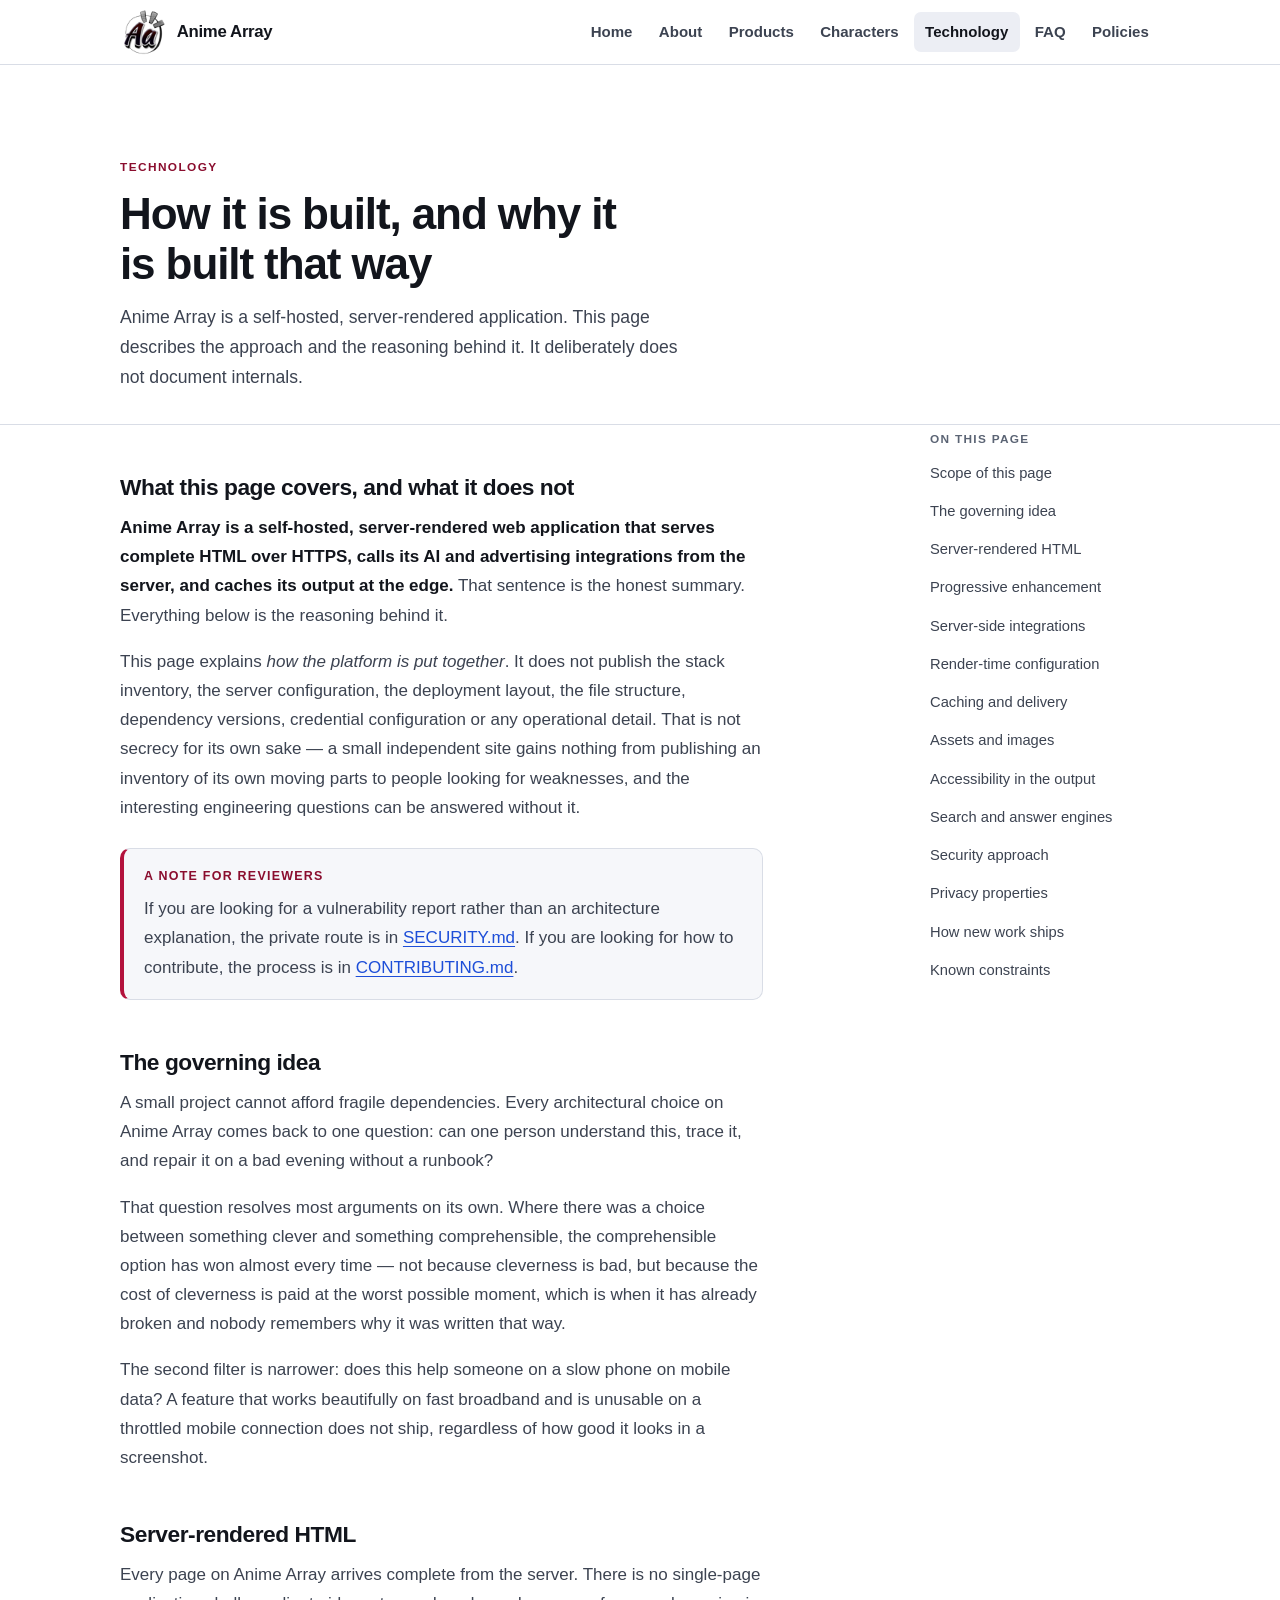
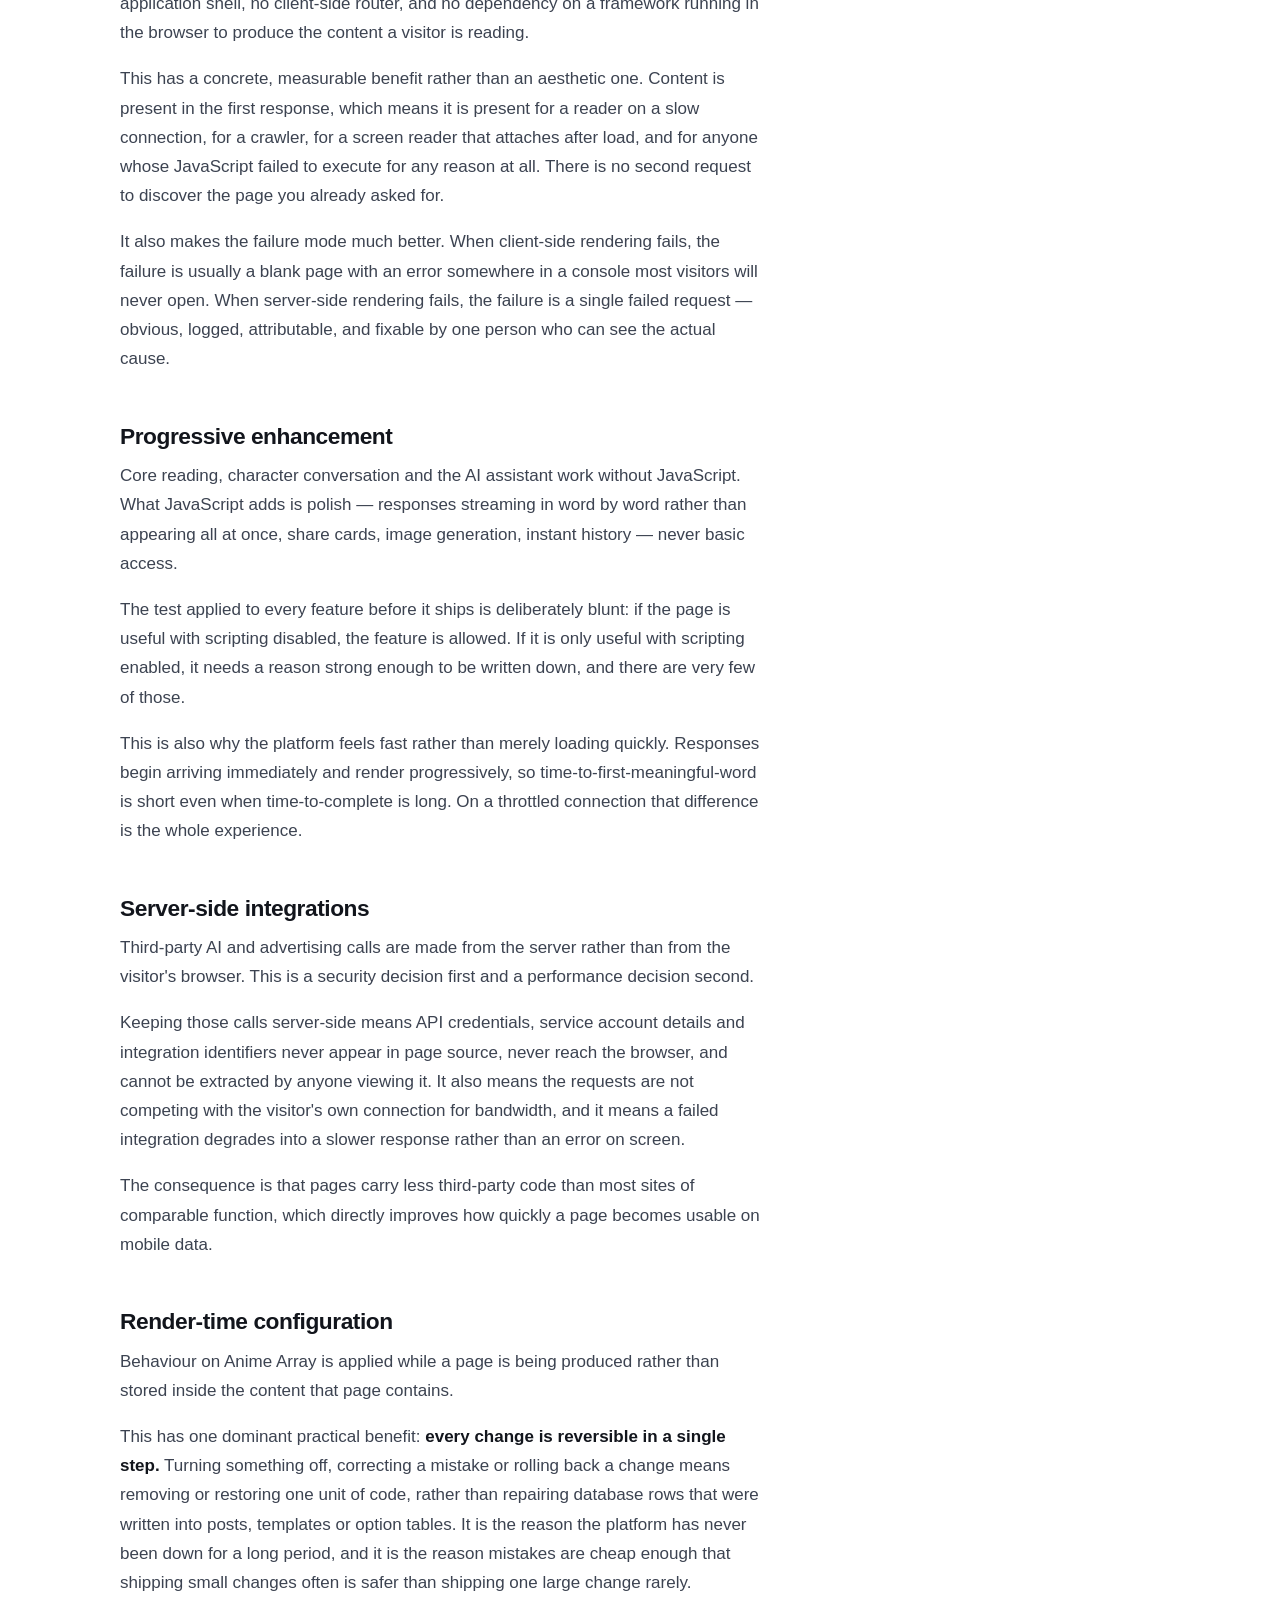
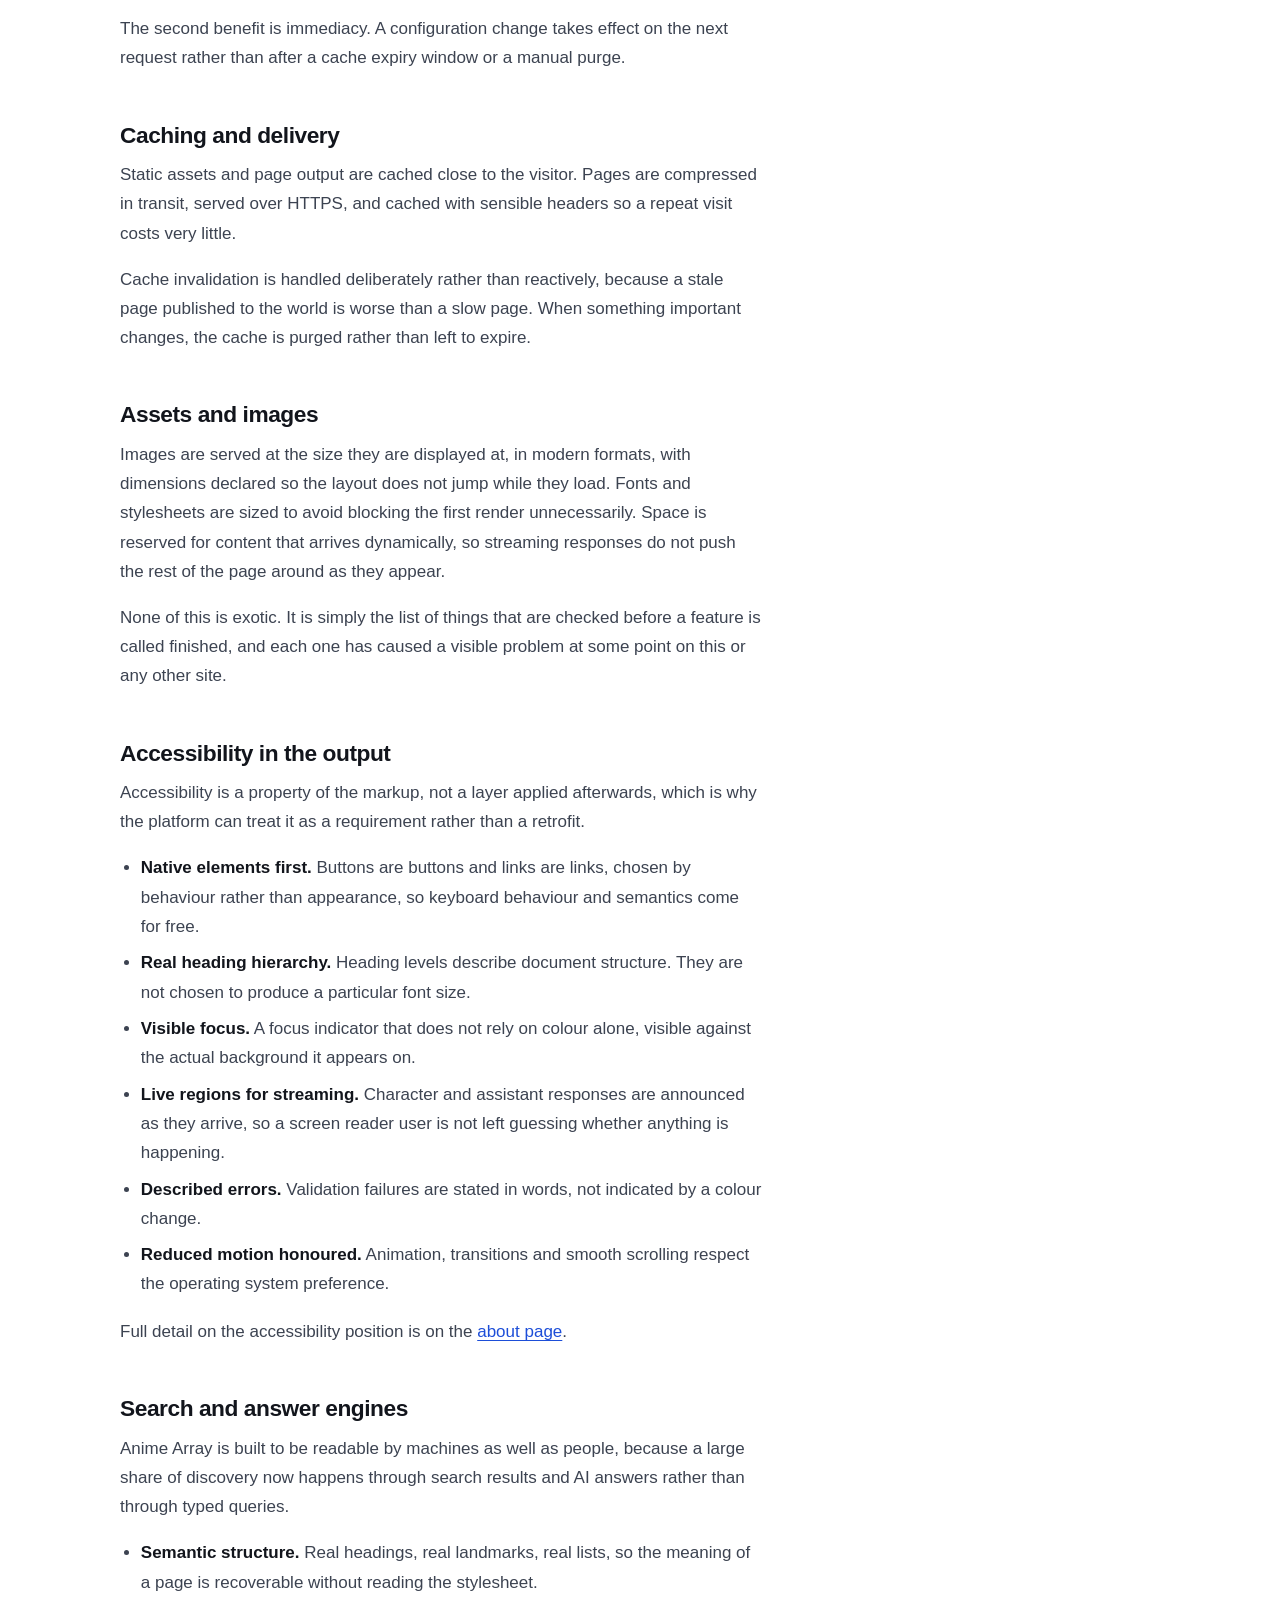
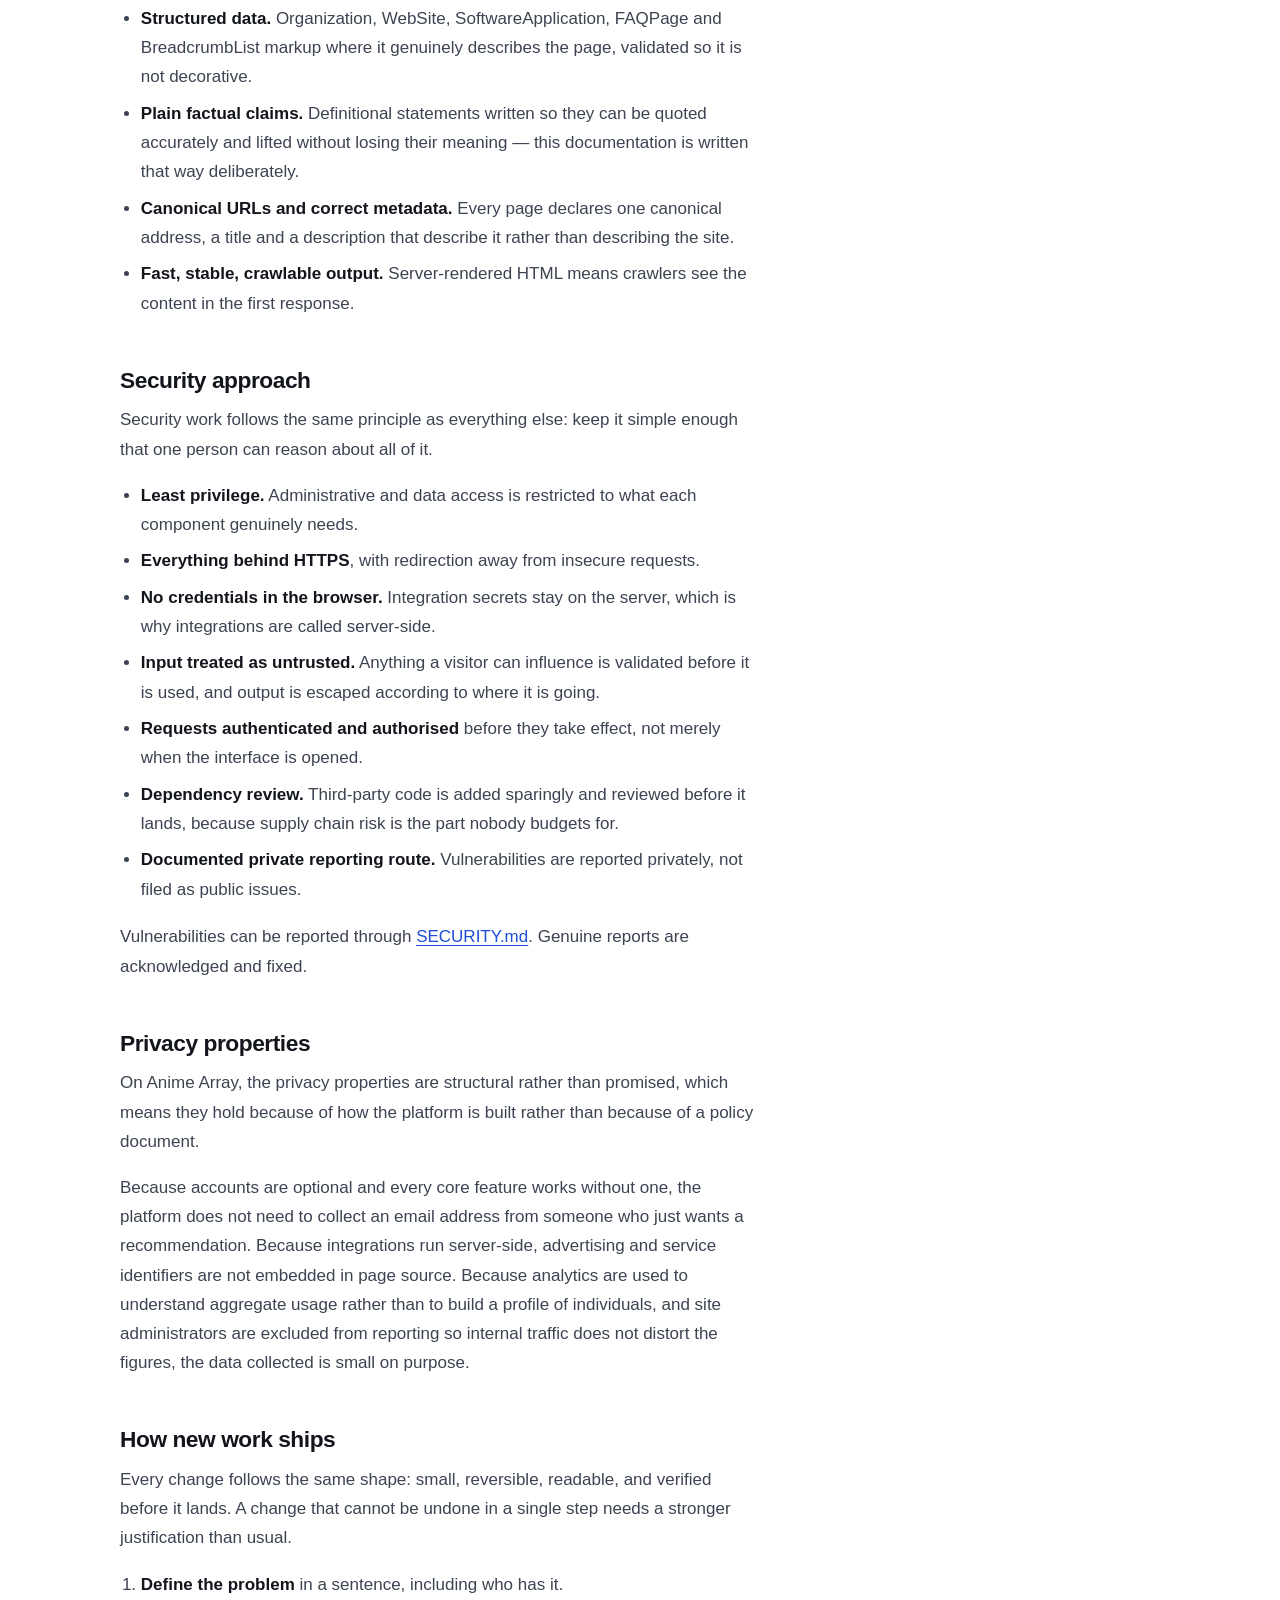
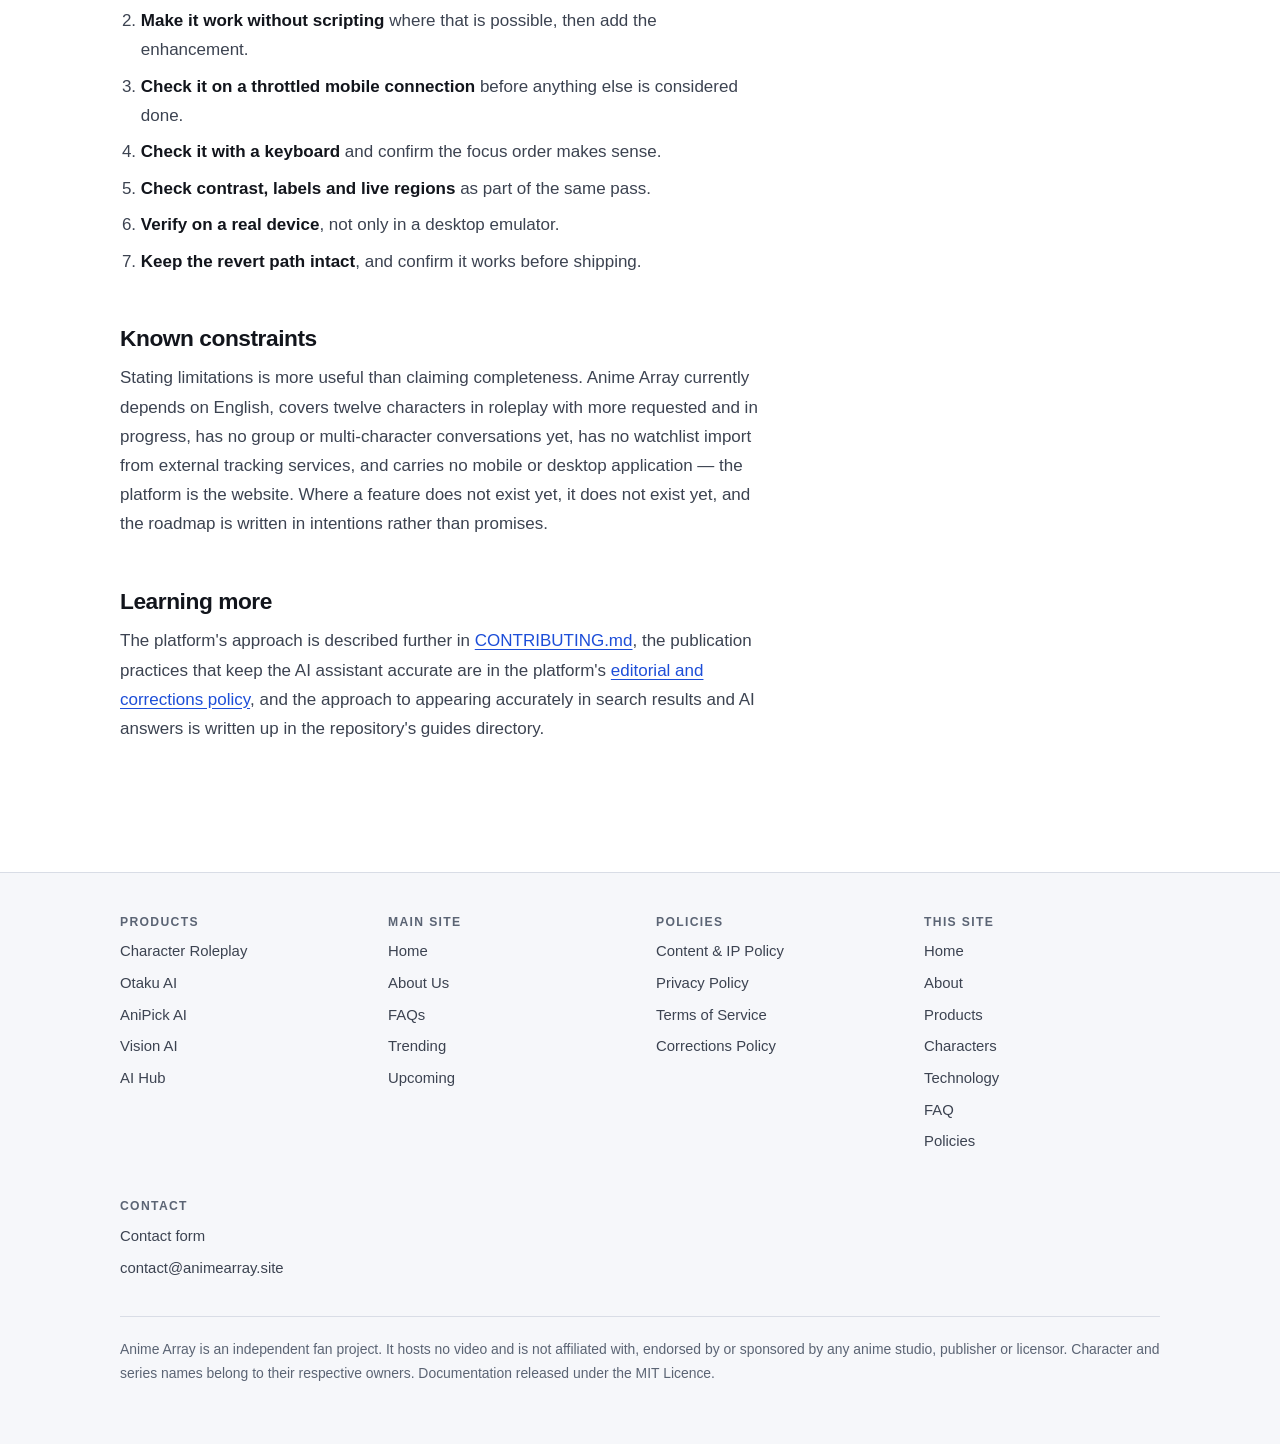
<file: docs/technology.html>
<!DOCTYPE html>
<html lang="en">
<head>
<meta charset="utf-8">
<meta name="viewport" content="width=device-width, initial-scale=1">
<title>Technology — How Anime Array is built, and why</title>
<meta name="description" content="How the Anime Array platform is built: server-rendered pages, progressive enhancement, server-side integrations, render-time configuration and edge caching.">
<meta name="theme-color" content="#b3123c">
<link rel="canonical" href="https://muqeet-1138.github.io/Anime-Array/technology.html">

<meta property="og:type" content="website">
<meta property="og:site_name" content="Anime Array">
<meta property="og:title" content="Technology — How Anime Array is built, and why">
<meta property="og:description" content="Server-rendered pages, progressive enhancement, server-side integrations and reversibility. The reasoning behind the architecture.">
<meta property="og:url" content="https://muqeet-1138.github.io/Anime-Array/technology.html">
<meta property="og:image" content="https://muqeet-1138.github.io/Anime-Array/assets/og-technology.png">
<meta property="og:image:width" content="1200">
<meta property="og:image:height" content="630">
<meta property="og:image:type" content="image/png">
<meta property="og:image:alt" content="How Anime Array is built, and why">
<meta name="twitter:image" content="https://muqeet-1138.github.io/Anime-Array/assets/og-technology.png">
<meta name="twitter:image:alt" content="How Anime Array is built, and why">
<meta property="og:locale" content="en_GB">

<meta name="twitter:card" content="summary_large_image">
<meta name="twitter:title" content="Technology — How Anime Array is built, and why">
<meta name="twitter:description" content="The architectural approach behind Anime Array, and the reasoning for it.">

<link rel="icon" href="assets/favicon.ico" sizes="48x48 32x32 16x16">
<link rel="icon" type="image/png" sizes="48x48" href="assets/favicon-48.png">
<link rel="icon" type="image/png" sizes="32x32" href="assets/favicon-32.png">
<link rel="icon" type="image/png" sizes="16x16" href="assets/favicon-16.png">
<link rel="apple-touch-icon" sizes="180x180" href="assets/apple-touch-icon.png">
<link rel="stylesheet" href="assets/style.css">

<script type="application/ld+json">
{
  "@context": "https://schema.org",
  "@graph": [
    {
      "@type": "TechArticle",
      "@id": "https://muqeet-1138.github.io/Anime-Array/technology.html#page",
      "url": "https://muqeet-1138.github.io/Anime-Array/technology.html",
      "headline": "How Anime Array is built, and why",
      "description": "The architectural approach behind the Anime Array platform: server-rendered HTML, progressive enhancement, server-side integrations, render-time configuration, edge caching and accessibility-first output.",
      "inLanguage": "en-GB",
      "isPartOf": { "@id": "https://muqeet-1138.github.io/Anime-Array/#website" },
      "publisher": { "@id": "https://animearray.site/#organization" },
      "author": { "@id": "https://animearray.site/#organization" },
      "proficiencyLevel": "Beginner",
      "dependencies": "Standard web platform features: HTML, CSS, JavaScript and HTTP."
    },
    {
      "@type": "BreadcrumbList",
      "@id": "https://muqeet-1138.github.io/Anime-Array/technology.html#crumbs",
      "itemListElement": [
        { "@type": "ListItem", "position": 1, "name": "Home", "item": "https://muqeet-1138.github.io/Anime-Array/" },
        { "@type": "ListItem", "position": 2, "name": "Technology", "item": "https://muqeet-1138.github.io/Anime-Array/technology.html" }
      ]
    },
    {
      "@type": "Organization",
      "@id": "https://animearray.site/#organization",
      "name": "Anime Array",
      "url": "https://animearray.site/",
      "email": "contact@animearray.site",
      "sameAs": [
        "https://animearray.site/",
        "https://roleplay.animearray.site/",
        "https://otaku.animearray.site/",
        "https://animearray.site/ai-hub/"
      ]
    }
  ]
}
</script>
</head>
<body>
<a class="skip" href="#main">Skip to content</a>

<header class="site">
  <div class="wrap bar">
    <a class="brand" href="index.html">
      <img class="mark" src="assets/logo-64.png" srcset="assets/logo-64.png 1x, assets/logo-192.png 2x" alt="" width="48" height="48" decoding="async">
      <span>Anime Array</span>
    </a>
    <nav class="site" aria-label="Primary">
      <a href="index.html">Home</a>
      <a href="about.html">About</a>
      <a href="products.html">Products</a>
      <a href="characters.html">Characters</a>
      <a href="technology.html" aria-current="page">Technology</a>
      <a href="faq.html">FAQ</a>
      <a href="policies.html">Policies</a>
    </nav>
  </div>
</header>

<main id="main">
  <section class="hero">
    <div class="wrap">
      <p class="eyebrow">Technology</p>
      <h1>How it is built, and why it is built that way</h1>
      <p class="lede">Anime Array is a self-hosted, server-rendered application. This page describes the approach and the reasoning behind it. It deliberately does not document internals.</p>
    </div>
  </section>

  <div class="wrap">
    <div class="layout">
      <article>

        <h2 id="scope">What this page covers, and what it does not</h2>
        <p><strong>Anime Array is a self-hosted, server-rendered web application that serves complete HTML over HTTPS, calls its AI and advertising integrations from the server, and caches its output at the edge.</strong> That sentence is the honest summary. Everything below is the reasoning behind it.</p>
        <p>This page explains <em>how the platform is put together</em>. It does not publish the stack inventory, the server configuration, the deployment layout, the file structure, dependency versions, credential configuration or any operational detail. That is not secrecy for its own sake — a small independent site gains nothing from publishing an inventory of its own moving parts to people looking for weaknesses, and the interesting engineering questions can be answered without it.</p>
        <div class="callout">
          <span class="label">A note for reviewers</span>
          <p>If you are looking for a vulnerability report rather than an architecture explanation, the private route is in <a href="https://github.com/muqeet-1138/Anime-Array/blob/main/SECURITY.md">SECURITY.md</a>. If you are looking for how to contribute, the process is in <a href="https://github.com/muqeet-1138/Anime-Array/blob/main/CONTRIBUTING.md">CONTRIBUTING.md</a>.</p>
        </div>

        <h2 id="principle">The governing idea</h2>
        <p>A small project cannot afford fragile dependencies. Every architectural choice on Anime Array comes back to one question: can one person understand this, trace it, and repair it on a bad evening without a runbook?</p>
        <p>That question resolves most arguments on its own. Where there was a choice between something clever and something comprehensible, the comprehensible option has won almost every time — not because cleverness is bad, but because the cost of cleverness is paid at the worst possible moment, which is when it has already broken and nobody remembers why it was written that way.</p>
        <p>The second filter is narrower: does this help someone on a slow phone on mobile data? A feature that works beautifully on fast broadband and is unusable on a throttled mobile connection does not ship, regardless of how good it looks in a screenshot.</p>

        <h2 id="rendering">Server-rendered HTML</h2>
        <p>Every page on Anime Array arrives complete from the server. There is no single-page application shell, no client-side router, and no dependency on a framework running in the browser to produce the content a visitor is reading.</p>
        <p>This has a concrete, measurable benefit rather than an aesthetic one. Content is present in the first response, which means it is present for a reader on a slow connection, for a crawler, for a screen reader that attaches after load, and for anyone whose JavaScript failed to execute for any reason at all. There is no second request to discover the page you already asked for.</p>
        <p>It also makes the failure mode much better. When client-side rendering fails, the failure is usually a blank page with an error somewhere in a console most visitors will never open. When server-side rendering fails, the failure is a single failed request — obvious, logged, attributable, and fixable by one person who can see the actual cause.</p>

        <h2 id="progressive">Progressive enhancement</h2>
        <p>Core reading, character conversation and the AI assistant work without JavaScript. What JavaScript adds is polish — responses streaming in word by word rather than appearing all at once, share cards, image generation, instant history — never basic access.</p>
        <p>The test applied to every feature before it ships is deliberately blunt: if the page is useful with scripting disabled, the feature is allowed. If it is only useful with scripting enabled, it needs a reason strong enough to be written down, and there are very few of those.</p>
        <p>This is also why the platform feels fast rather than merely loading quickly. Responses begin arriving immediately and render progressively, so time-to-first-meaningful-word is short even when time-to-complete is long. On a throttled connection that difference is the whole experience.</p>

        <h2 id="server-side">Server-side integrations</h2>
        <p>Third-party AI and advertising calls are made from the server rather than from the visitor's browser. This is a security decision first and a performance decision second.</p>
        <p>Keeping those calls server-side means API credentials, service account details and integration identifiers never appear in page source, never reach the browser, and cannot be extracted by anyone viewing it. It also means the requests are not competing with the visitor's own connection for bandwidth, and it means a failed integration degrades into a slower response rather than an error on screen.</p>
        <p>The consequence is that pages carry less third-party code than most sites of comparable function, which directly improves how quickly a page becomes usable on mobile data.</p>

        <h2 id="config">Render-time configuration</h2>
        <p>Behaviour on Anime Array is applied while a page is being produced rather than stored inside the content that page contains.</p>
        <p>This has one dominant practical benefit: <strong>every change is reversible in a single step.</strong> Turning something off, correcting a mistake or rolling back a change means removing or restoring one unit of code, rather than repairing database rows that were written into posts, templates or option tables. It is the reason the platform has never been down for a long period, and it is the reason mistakes are cheap enough that shipping small changes often is safer than shipping one large change rarely.</p>
        <p>The second benefit is immediacy. A configuration change takes effect on the next request rather than after a cache expiry window or a manual purge.</p>

        <h2 id="cache">Caching and delivery</h2>
        <p>Static assets and page output are cached close to the visitor. Pages are compressed in transit, served over HTTPS, and cached with sensible headers so a repeat visit costs very little.</p>
        <p>Cache invalidation is handled deliberately rather than reactively, because a stale page published to the world is worse than a slow page. When something important changes, the cache is purged rather than left to expire.</p>

        <h2 id="assets">Assets and images</h2>
        <p>Images are served at the size they are displayed at, in modern formats, with dimensions declared so the layout does not jump while they load. Fonts and stylesheets are sized to avoid blocking the first render unnecessarily. Space is reserved for content that arrives dynamically, so streaming responses do not push the rest of the page around as they appear.</p>
        <p>None of this is exotic. It is simply the list of things that are checked before a feature is called finished, and each one has caused a visible problem at some point on this or any other site.</p>

        <h2 id="accessibility-tech">Accessibility in the output</h2>
        <p>Accessibility is a property of the markup, not a layer applied afterwards, which is why the platform can treat it as a requirement rather than a retrofit.</p>
        <ul>
          <li><strong>Native elements first.</strong> Buttons are buttons and links are links, chosen by behaviour rather than appearance, so keyboard behaviour and semantics come for free.</li>
          <li><strong>Real heading hierarchy.</strong> Heading levels describe document structure. They are not chosen to produce a particular font size.</li>
          <li><strong>Visible focus.</strong> A focus indicator that does not rely on colour alone, visible against the actual background it appears on.</li>
          <li><strong>Live regions for streaming.</strong> Character and assistant responses are announced as they arrive, so a screen reader user is not left guessing whether anything is happening.</li>
          <li><strong>Described errors.</strong> Validation failures are stated in words, not indicated by a colour change.</li>
          <li><strong>Reduced motion honoured.</strong> Animation, transitions and smooth scrolling respect the operating system preference.</li>
        </ul>
        <p>Full detail on the accessibility position is on the <a href="about.html#access">about page</a>.</p>

        <h2 id="seo">Search and answer engines</h2>
        <p>Anime Array is built to be readable by machines as well as people, because a large share of discovery now happens through search results and AI answers rather than through typed queries.</p>
        <ul>
          <li><strong>Semantic structure.</strong> Real headings, real landmarks, real lists, so the meaning of a page is recoverable without reading the stylesheet.</li>
          <li><strong>Structured data.</strong> Organization, WebSite, SoftwareApplication, FAQPage and BreadcrumbList markup where it genuinely describes the page, validated so it is not decorative.</li>
          <li><strong>Plain factual claims.</strong> Definitional statements written so they can be quoted accurately and lifted without losing their meaning — this documentation is written that way deliberately.</li>
          <li><strong>Canonical URLs and correct metadata.</strong> Every page declares one canonical address, a title and a description that describe it rather than describing the site.</li>
          <li><strong>Fast, stable, crawlable output.</strong> Server-rendered HTML means crawlers see the content in the first response.</li>
        </ul>

        <h2 id="security">Security approach</h2>
        <p>Security work follows the same principle as everything else: keep it simple enough that one person can reason about all of it.</p>
        <ul>
          <li><strong>Least privilege.</strong> Administrative and data access is restricted to what each component genuinely needs.</li>
          <li><strong>Everything behind HTTPS</strong>, with redirection away from insecure requests.</li>
          <li><strong>No credentials in the browser.</strong> Integration secrets stay on the server, which is why integrations are called server-side.</li>
          <li><strong>Input treated as untrusted.</strong> Anything a visitor can influence is validated before it is used, and output is escaped according to where it is going.</li>
          <li><strong>Requests authenticated and authorised</strong> before they take effect, not merely when the interface is opened.</li>
          <li><strong>Dependency review.</strong> Third-party code is added sparingly and reviewed before it lands, because supply chain risk is the part nobody budgets for.</li>
          <li><strong>Documented private reporting route.</strong> Vulnerabilities are reported privately, not filed as public issues.</li>
        </ul>
        <p>Vulnerabilities can be reported through <a href="https://github.com/muqeet-1138/Anime-Array/blob/main/SECURITY.md">SECURITY.md</a>. Genuine reports are acknowledged and fixed.</p>

        <h2 id="privacy-tech">Privacy properties</h2>
        <p>On Anime Array, the privacy properties are structural rather than promised, which means they hold because of how the platform is built rather than because of a policy document.</p>
        <p>Because accounts are optional and every core feature works without one, the platform does not need to collect an email address from someone who just wants a recommendation. Because integrations run server-side, advertising and service identifiers are not embedded in page source. Because analytics are used to understand aggregate usage rather than to build a profile of individuals, and site administrators are excluded from reporting so internal traffic does not distort the figures, the data collected is small on purpose.</p>

        <h2 id="new-work">How new work ships</h2>
        <p>Every change follows the same shape: small, reversible, readable, and verified before it lands. A change that cannot be undone in a single step needs a stronger justification than usual.</p>
        <ol>
          <li><strong>Define the problem</strong> in a sentence, including who has it.</li>
          <li><strong>Make it work without scripting</strong> where that is possible, then add the enhancement.</li>
          <li><strong>Check it on a throttled mobile connection</strong> before anything else is considered done.</li>
          <li><strong>Check it with a keyboard</strong> and confirm the focus order makes sense.</li>
          <li><strong>Check contrast, labels and live regions</strong> as part of the same pass.</li>
          <li><strong>Verify on a real device</strong>, not only in a desktop emulator.</li>
          <li><strong>Keep the revert path intact</strong>, and confirm it works before shipping.</li>
        </ol>

        <h2 id="constraints">Known constraints</h2>
        <p>Stating limitations is more useful than claiming completeness. Anime Array currently depends on English, covers twelve characters in roleplay with more requested and in progress, has no group or multi-character conversations yet, has no watchlist import from external tracking services, and carries no mobile or desktop application — the platform is the website. Where a feature does not exist yet, it does not exist yet, and the roadmap is written in intentions rather than promises.</p>

        <h2 id="learn">Learning more</h2>
        <p>The platform's approach is described further in <a href="https://github.com/muqeet-1138/Anime-Array/blob/main/CONTRIBUTING.md">CONTRIBUTING.md</a>, the publication practices that keep the AI assistant accurate are in the platform's <a href="https://animearray.site/editorial-guidelines-and-corrections-policy/">editorial and corrections policy</a>, and the approach to appearing accurately in search results and AI answers is written up in the repository's guides directory.</p>

      </article>

      <aside>
        <nav class="toc" aria-label="On this page">
          <h2>On this page</h2>
          <ol>
            <li><a href="#scope">Scope of this page</a></li>
            <li><a href="#principle">The governing idea</a></li>
            <li><a href="#rendering">Server-rendered HTML</a></li>
            <li><a href="#progressive">Progressive enhancement</a></li>
            <li><a href="#server-side">Server-side integrations</a></li>
            <li><a href="#config">Render-time configuration</a></li>
            <li><a href="#cache">Caching and delivery</a></li>
            <li><a href="#assets">Assets and images</a></li>
            <li><a href="#accessibility-tech">Accessibility in the output</a></li>
            <li><a href="#seo">Search and answer engines</a></li>
            <li><a href="#security">Security approach</a></li>
            <li><a href="#privacy-tech">Privacy properties</a></li>
            <li><a href="#new-work">How new work ships</a></li>
            <li><a href="#constraints">Known constraints</a></li>
          </ol>
        </nav>
      </aside>
    </div>
  </div>
</main>

<footer class="site">
  <div class="wrap">
    <div class="cols">
      <div>
        <h2>Products</h2>
        <ul>
          <li><a href="https://roleplay.animearray.site/">Character Roleplay</a></li>
          <li><a href="https://otaku.animearray.site/">Otaku AI</a></li>
          <li><a href="https://animearray.site/anipick/">AniPick AI</a></li>
          <li><a href="https://animearray.site/vision-ai/">Vision AI</a></li>
          <li><a href="https://animearray.site/ai-hub/">AI Hub</a></li>
        </ul>
      </div>
      <div>
        <h2>Main site</h2>
        <ul>
          <li><a href="https://animearray.site/">Home</a></li>
          <li><a href="https://animearray.site/about-us/">About Us</a></li>
          <li><a href="https://animearray.site/faqs/">FAQs</a></li>
          <li><a href="https://animearray.site/trending/">Trending</a></li>
          <li><a href="https://animearray.site/upcoming/">Upcoming</a></li>
        </ul>
      </div>
      <div>
        <h2>Policies</h2>
        <ul>
          <li><a href="policies.html">Content &amp; IP Policy</a></li>
          <li><a href="https://animearray.site/privacy-policy/">Privacy Policy</a></li>
          <li><a href="https://animearray.site/terms-of-service/">Terms of Service</a></li>
          <li><a href="https://animearray.site/editorial-guidelines-and-corrections-policy/">Corrections Policy</a></li>
        </ul>
      </div>
      <div>
        <h2>This site</h2>
        <ul>
          <li><a href="index.html">Home</a></li>
          <li><a href="about.html">About</a></li>
          <li><a href="products.html">Products</a></li>
          <li><a href="characters.html">Characters</a></li>
          <li><a href="technology.html">Technology</a></li>
          <li><a href="faq.html">FAQ</a></li>
          <li><a href="policies.html">Policies</a></li>
        </ul>
      </div>
      <div>
        <h2>Contact</h2>
        <ul>
          <li><a href="https://animearray.site/contact-us/">Contact form</a></li>
          <li><a href="mailto:contact@animearray.site">contact@animearray.site</a></li>
        </ul>
      </div>
    </div>
    <p class="legal">Anime Array is an independent fan project. It hosts no video and is not affiliated with, endorsed by or sponsored by any anime studio, publisher or licensor. Character and series names belong to their respective owners. Documentation released under the MIT Licence.</p>
  </div>
</footer>
</body>
</html>
</file>
<file: docs/assets/style.css>
/* Anime Array documentation site
   Single stylesheet, no framework, no build step.
   Colours meet WCAG AA contrast against their own backgrounds. */

:root {
  --ink: #12151c;
  --ink-2: #3c4351;
  --ink-3: #5b6474;
  --paper: #ffffff;
  --paper-2: #f6f7fa;
  --paper-3: #eceef4;
  --line: #d9dde6;
  --brand: #b3123c;
  --brand-ink: #8a0d2e;
  --accent: #1d4ed8;
  --radius: 10px;
  --measure: 68ch;
  --shell: 1080px;
}

@media (prefers-color-scheme: dark) {
  :root {
    --ink: #eef1f6;
    --ink-2: #c2c9d6;
    --ink-3: #9aa3b4;
    --paper: #10131a;
    --paper-2: #171b24;
    --paper-3: #1f2430;
    --line: #2c3342;
    --brand: #ff6b8a;
    --brand-ink: #ff9bad;
    --accent: #8fb0ff;
  }
}

* { box-sizing: border-box; }

html {
  scroll-behavior: smooth;
  scroll-padding-top: 5rem;
  -webkit-text-size-adjust: 100%;
}

@media (prefers-reduced-motion: reduce) {
  html { scroll-behavior: auto; }
  *, *::before, *::after {
    animation-duration: .001ms !important;
    transition-duration: .001ms !important;
  }
}

body {
  margin: 0;
  background: var(--paper);
  color: var(--ink);
  font: 17px/1.72 -apple-system, BlinkMacSystemFont, "Segoe UI", Roboto,
        "Helvetica Neue", Arial, sans-serif;
  font-synthesis-weight: none;
  -webkit-font-smoothing: antialiased;
}

.wrap { max-width: var(--shell); margin-inline: auto; padding-inline: 1.25rem; }

.skip {
  position: absolute; left: -9999px; top: 0;
  background: var(--ink); color: var(--paper);
  padding: .75rem 1rem; z-index: 100; border-radius: 0 0 var(--radius) 0;
}
.skip:focus { left: 0; }

a { color: var(--accent); text-underline-offset: 3px; }
a:hover { text-decoration-thickness: 2px; }

:focus-visible {
  outline: 3px solid var(--accent);
  outline-offset: 2px;
  border-radius: 4px;
}

/* ---------- header ---------- */

header.site {
  border-bottom: 1px solid var(--line);
  background: var(--paper);
  position: sticky; top: 0; z-index: 20;
}

header.site .bar {
  display: flex; align-items: center; gap: 1rem;
  min-height: 64px; flex-wrap: wrap;
}

.brand {
  display: inline-flex; align-items: center; gap: .55rem;
  font-weight: 800; letter-spacing: -.02em; text-decoration: none;
  color: var(--ink); font-size: 1.05rem;
}
/* The Anime Array logo, used exactly as supplied.

   The owner uploaded a 1600x1600 master in which the artwork fills 84% of the
   width and 90% of the height, centred at 52% across and 46% down. The full
   canvas is kept: nothing is cropped, re-centred, rounded or recoloured.

   Only the opaque white surrounding the artwork is made transparent, so the
   mark composites cleanly on the dark header instead of sitting in a white
   box. The white plate inside the black circle outline is part of the artwork
   and is preserved.

   48px: with the artwork at 84% of the canvas that leaves roughly 40px of
   visible mark. The offsets are layout only - they line the artwork up with
   the wordmark and alter no pixel of the image. */
.brand .mark {
  width: 48px; height: 48px;
  flex: 0 0 auto;
  display: block;
  position: relative;
  left: -1px;
  top: 2px;
}

nav.site { margin-left: auto; display: flex; gap: .25rem; flex-wrap: wrap; }
nav.site a {
  color: var(--ink-2); text-decoration: none; font-weight: 600;
  font-size: .94rem; padding: .45rem .7rem; border-radius: 7px;
}
nav.site a:hover { background: var(--paper-2); color: var(--ink); }
nav.site a[aria-current="page"] { color: var(--ink); background: var(--paper-3); }

/* ---------- hero ---------- */

.hero { padding: 3.25rem 0 2rem; border-bottom: 1px solid var(--line); }
.eyebrow {
  text-transform: uppercase; letter-spacing: .12em; font-weight: 700;
  font-size: .74rem; color: var(--brand-ink); margin: 0 0 .7rem;
}
h1 {
  font-size: clamp(1.9rem, 4.6vw, 2.75rem);
  line-height: 1.14; letter-spacing: -.025em;
  margin: 0 0 .8rem; max-width: 22ch;
}
.lede { font-size: 1.1rem; color: var(--ink-2); max-width: 58ch; margin: 0; }

.cta { display: flex; gap: .6rem; flex-wrap: wrap; margin-top: 1.6rem; }
.btn {
  display: inline-block; padding: .68rem 1.15rem; border-radius: 999px;
  font-weight: 700; font-size: .95rem; text-decoration: none;
  border: 1.5px solid var(--brand); background: var(--brand); color: #fff;
}
.btn:hover { background: var(--brand-ink); border-color: var(--brand-ink); }
.btn.ghost { background: transparent; color: var(--ink); border-color: var(--line); }
.btn.ghost:hover { background: var(--paper-2); border-color: var(--ink-3); }

/* ---------- content ---------- */

main { padding: 2.5rem 0 4rem; }
.layout { display: grid; grid-template-columns: minmax(0,1fr) 230px; gap: 3rem; }
@media (max-width: 900px) { .layout { grid-template-columns: 1fr; } aside { display: none; } }

article { max-width: var(--measure); }

h2 {
  font-size: 1.42rem; letter-spacing: -.02em; line-height: 1.25;
  margin: 2.6rem 0 .7rem; padding-top: .4rem;
}
h3 { font-size: 1.09rem; margin: 1.9rem 0 .5rem; letter-spacing: -.01em; }
p, li { color: var(--ink-2); }
p { margin: 0 0 1.05rem; }
article strong { color: var(--ink); }

ul, ol { margin: 0 0 1.15rem; padding-left: 1.3rem; }
li { margin-bottom: .45rem; }

code {
  font-family: ui-monospace, SFMono-Regular, Menlo, Consolas, monospace;
  font-size: .87em; background: var(--paper-2);
  border: 1px solid var(--line); border-radius: 5px; padding: .1em .38em;
  color: var(--ink);
}

/* ---------- components ---------- */

.callout {
  background: var(--paper-2); border: 1px solid var(--line);
  border-left: 4px solid var(--brand);
  border-radius: var(--radius); padding: 1.1rem 1.25rem; margin: 1.6rem 0;
}
.callout p:last-child { margin-bottom: 0; }
.callout .label {
  display: block; font-weight: 800; font-size: .78rem;
  text-transform: uppercase; letter-spacing: .1em;
  color: var(--brand-ink); margin-bottom: .4rem;
}

.facts {
  width: 100%; border-collapse: collapse; margin: 1.5rem 0;
  font-size: .95rem; border: 1px solid var(--line); border-radius: var(--radius);
  overflow: hidden;
}
.facts caption {
  text-align: left; font-weight: 700; color: var(--ink);
  padding-bottom: .6rem; font-size: .95rem;
}
.facts th, .facts td {
  border-bottom: 1px solid var(--line); padding: .62rem .8rem; text-align: left;
  vertical-align: top;
}
.facts th { background: var(--paper-2); color: var(--ink); width: 40%; font-weight: 650; }
.facts td { color: var(--ink-2); }
.facts tr:last-child th, .facts tr:last-child td { border-bottom: 0; }

.cards { display: grid; gap: 1rem; grid-template-columns: repeat(auto-fit, minmax(230px, 1fr)); margin: 1.6rem 0; }
.card {
  border: 1px solid var(--line); border-radius: var(--radius);
  padding: 1.05rem 1.15rem; background: var(--paper-2);
}
.card h3 { margin: 0 0 .35rem; font-size: 1rem; }
.card p { margin: 0; font-size: .94rem; }

dl.faq { margin: 1.4rem 0; }
dl.faq dt { font-weight: 700; color: var(--ink); margin-top: 1.35rem; }
dl.faq dd { margin: .35rem 0 0; color: var(--ink-2); }

aside nav.toc { position: sticky; top: 5rem; font-size: .92rem; }
aside nav.toc h2 {
  font-size: .74rem; text-transform: uppercase; letter-spacing: .11em;
  color: var(--ink-3); margin: 0 0 .7rem;
}
aside nav.toc ol { list-style: none; padding: 0; margin: 0; }
aside nav.toc li { margin-bottom: .45rem; }
aside nav.toc a { color: var(--ink-2); text-decoration: none; display: block; padding: .18rem 0; }
aside nav.toc a:hover { color: var(--accent); text-decoration: underline; }

/* ---------- footer ---------- */

footer.site {
  border-top: 1px solid var(--line); background: var(--paper-2);
  padding: 2.2rem 0 2.6rem; margin-top: 3rem; font-size: .93rem;
}
footer.site .cols {
  display: grid; gap: 2rem;
  grid-template-columns: repeat(auto-fit, minmax(190px, 1fr));
}
footer.site h2 {
  font-size: .76rem; text-transform: uppercase; letter-spacing: .11em;
  color: var(--ink-3); margin: 0 0 .6rem;
}
footer.site ul { list-style: none; padding: 0; margin: 0; }
footer.site li { margin-bottom: .38rem; }
footer.site a { color: var(--ink-2); text-decoration: none; }
footer.site a:hover { color: var(--accent); text-decoration: underline; }
footer.site .legal {
  margin-top: 1.8rem; padding-top: 1.3rem; border-top: 1px solid var(--line);
  color: var(--ink-3); font-size: .87rem;
}

@media print {
  header.site, aside, .cta { display: none; }
  body { font-size: 11pt; }
}
</file>
